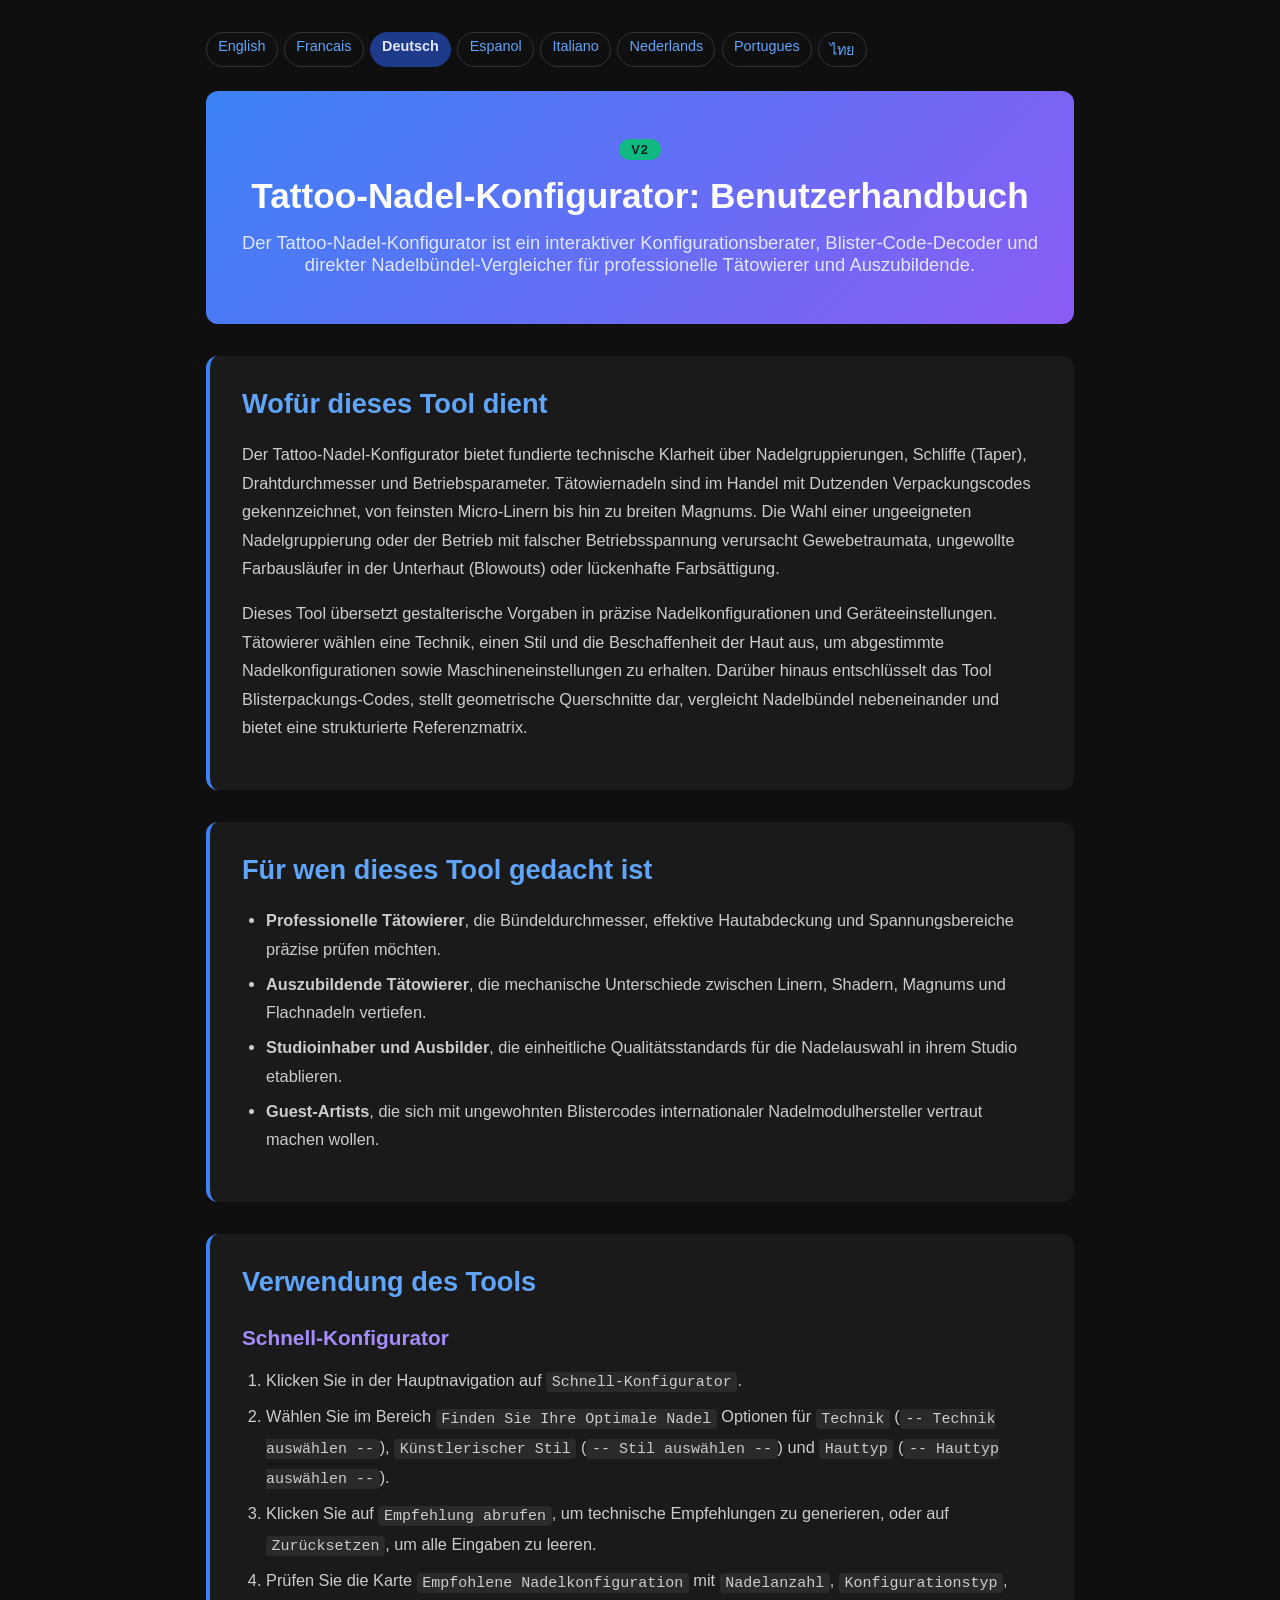
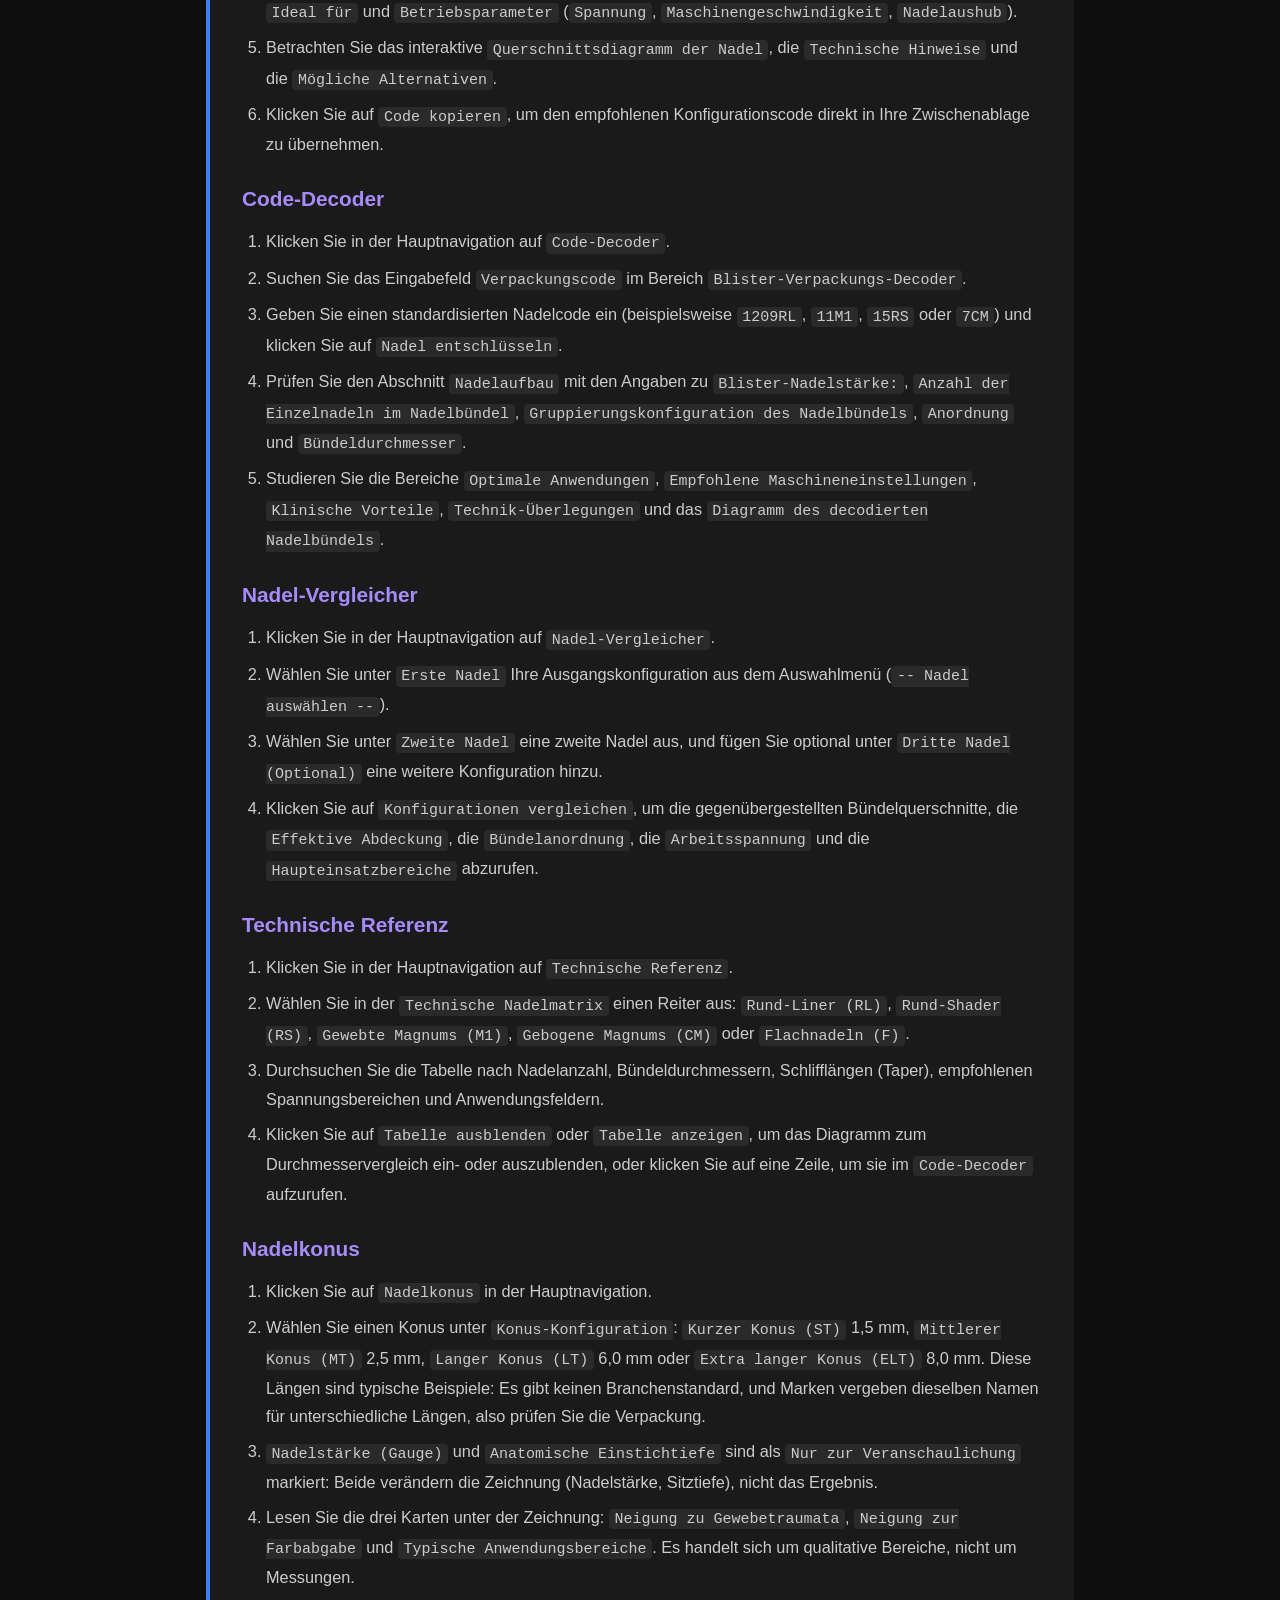
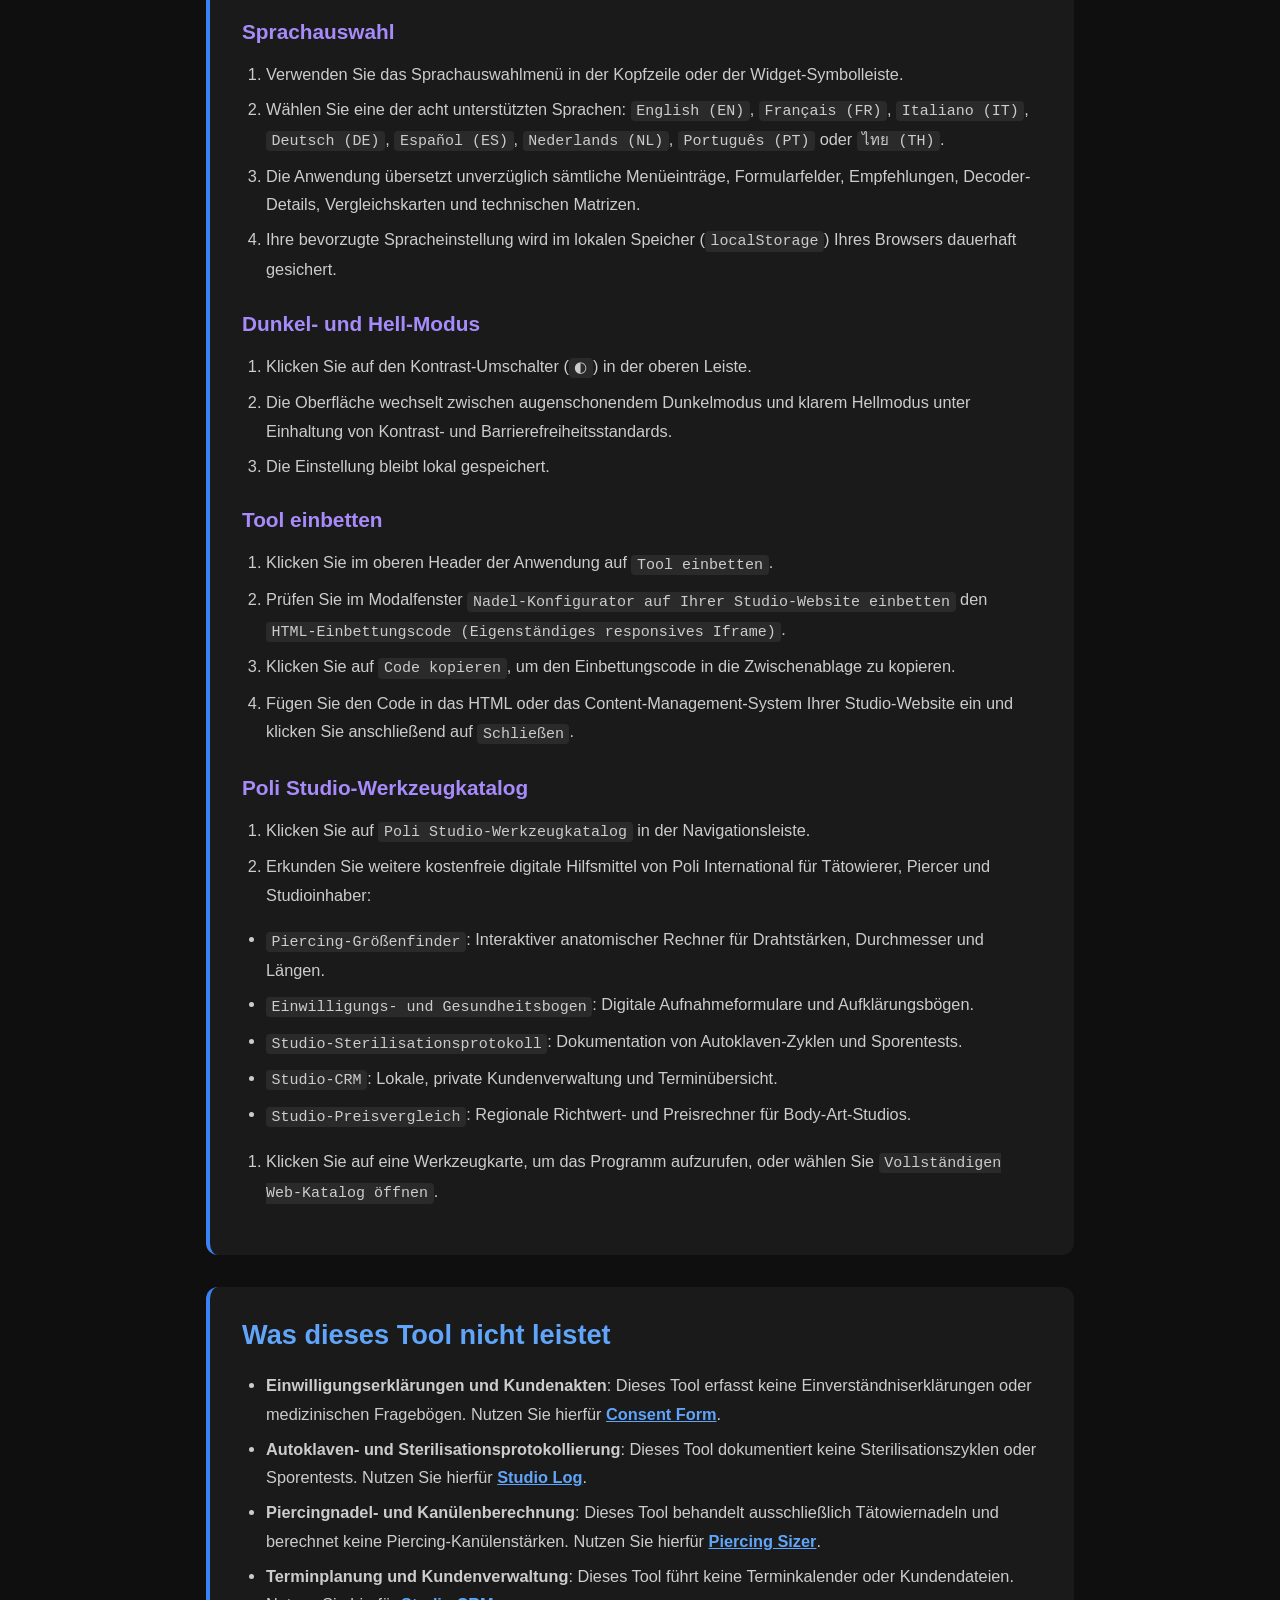
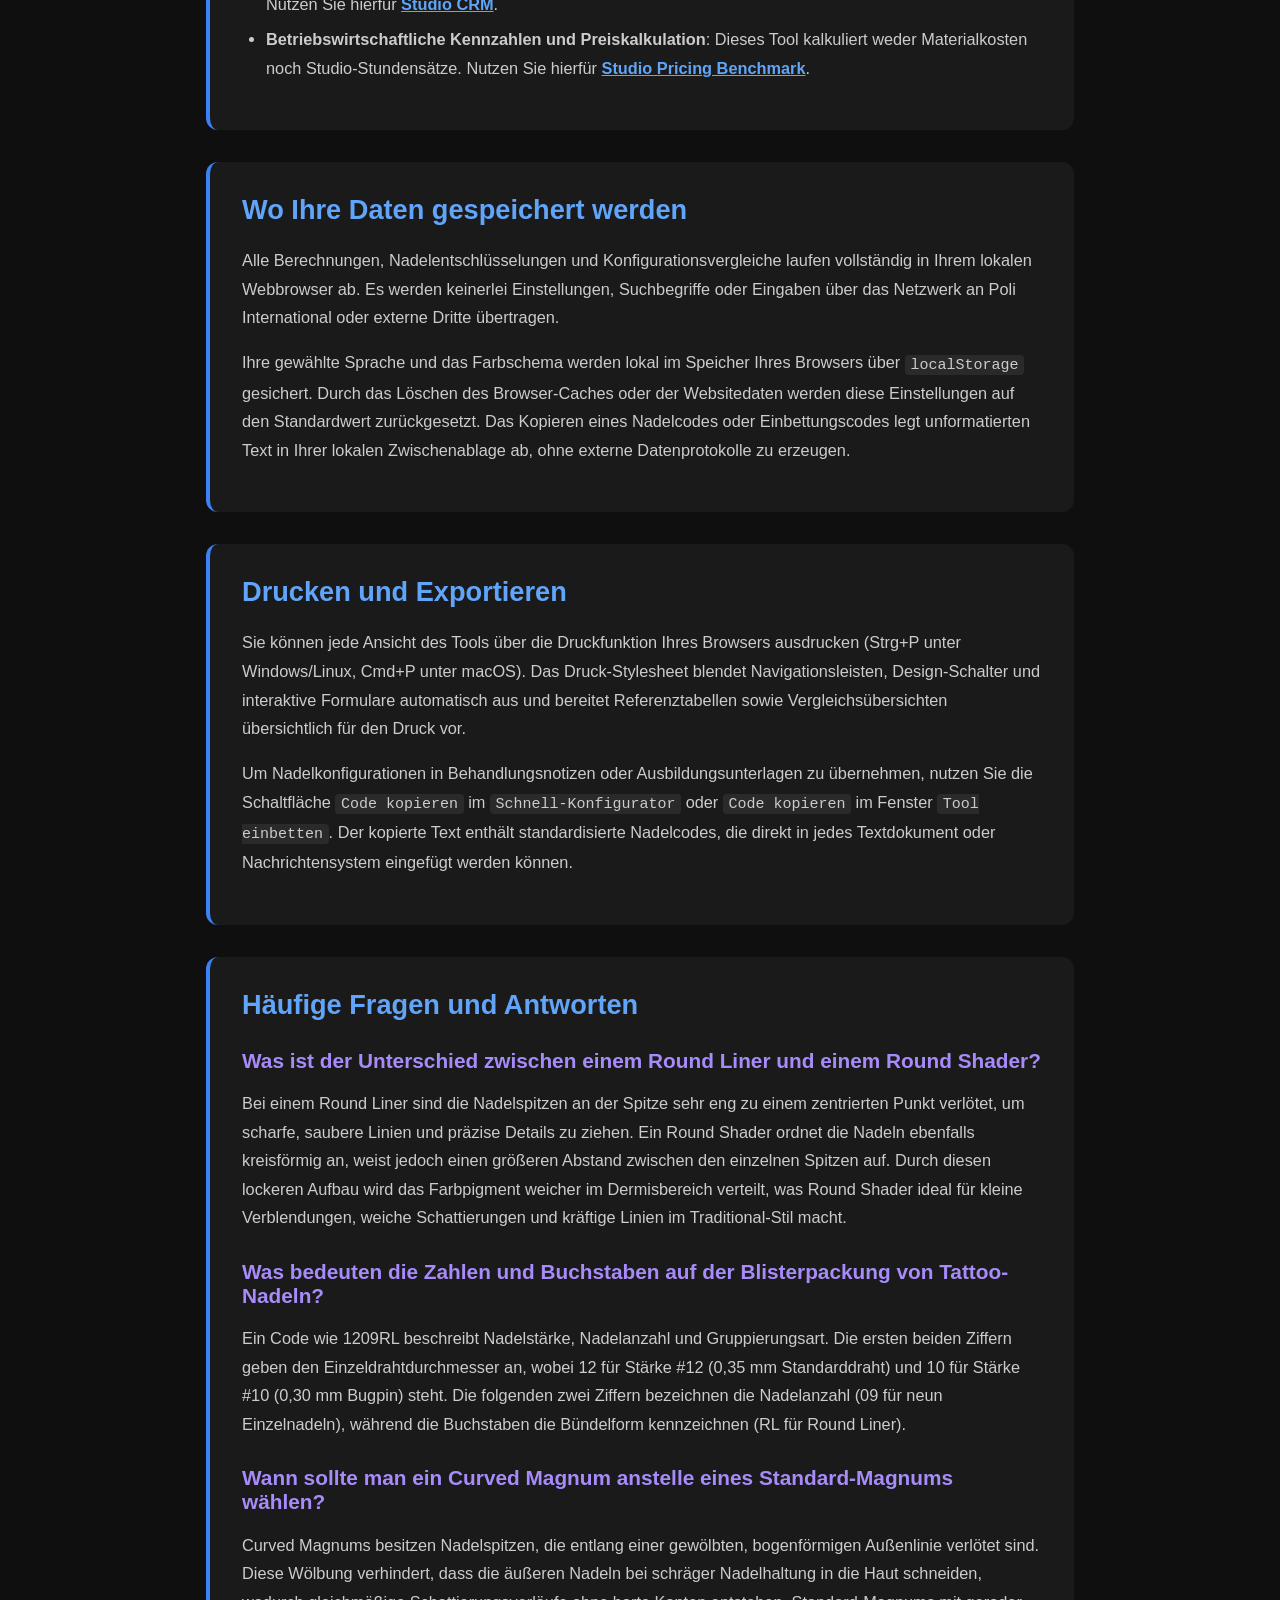
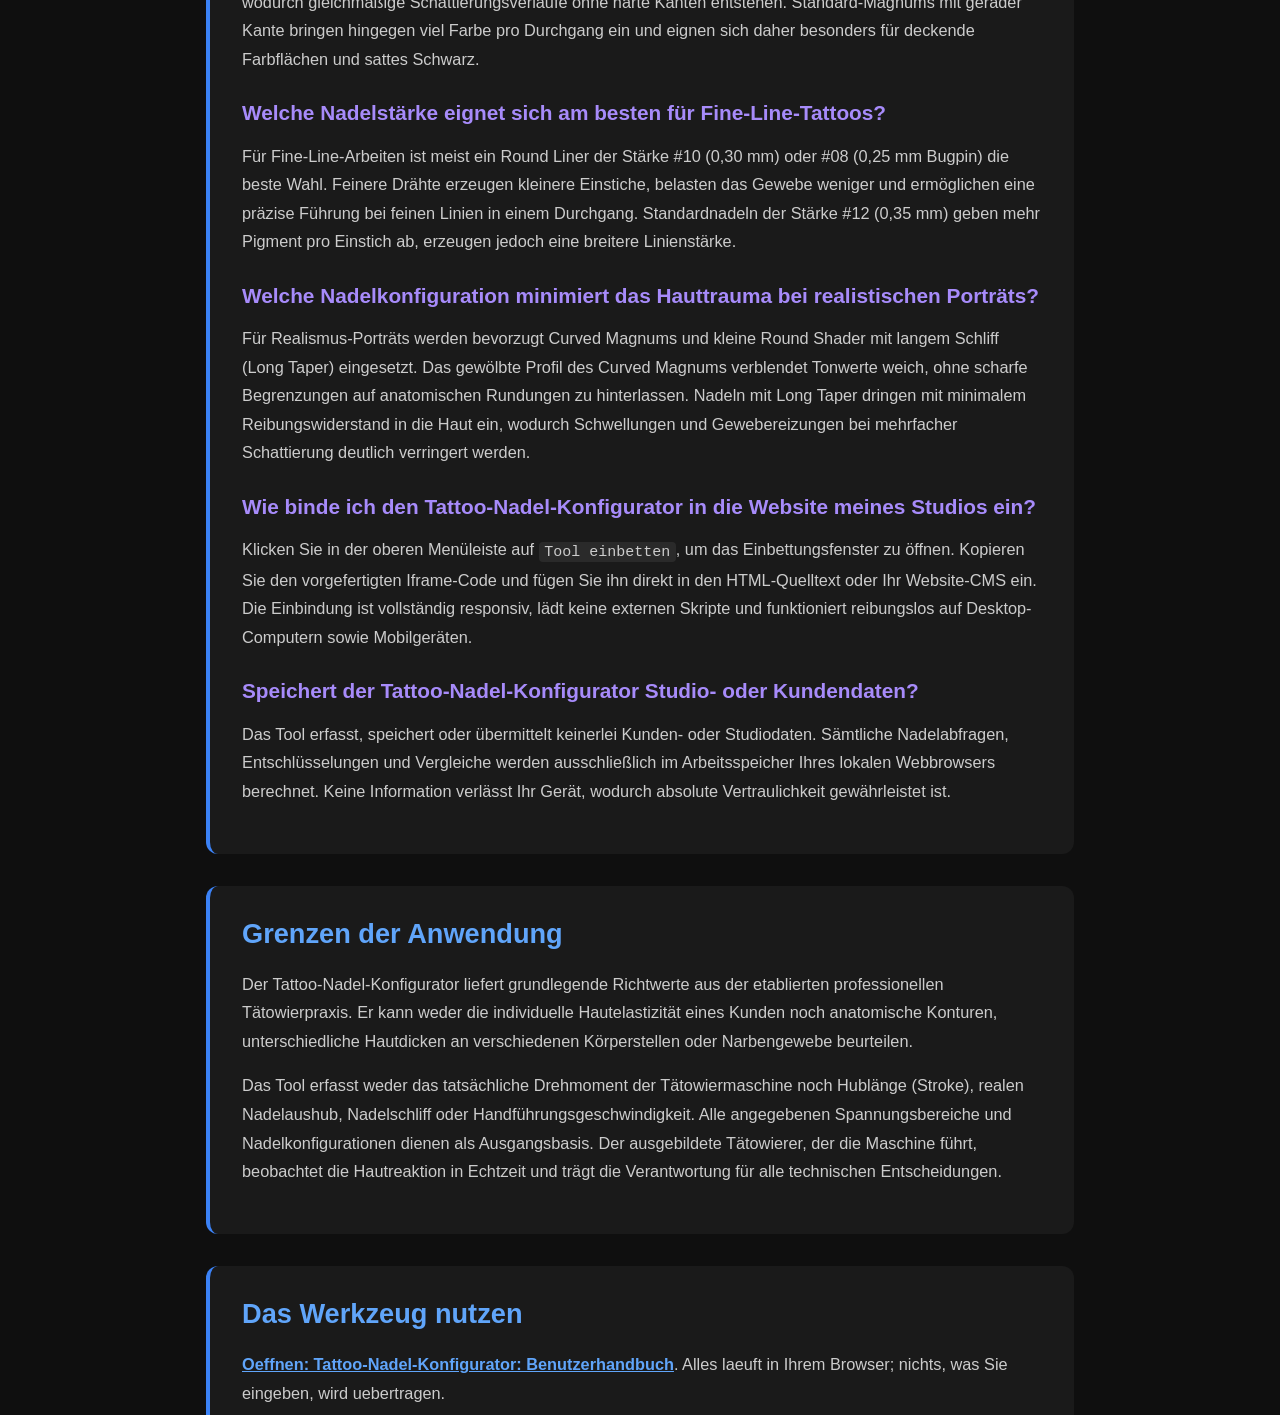
<file: documentation-de.html>
<!DOCTYPE html>
<html lang="de">
<head><meta name="robots" content="noindex,nofollow">
    <meta charset="UTF-8">
    <meta name="viewport" content="width=device-width, initial-scale=1.0">
    <title>Tattoo-Nadel-Konfigurator: Benutzerhandbuch Dokumentation | Poli International</title>
    <meta name="description" content="Der Tattoo-Nadel-Konfigurator ist ein interaktiver Konfigurationsberater, Blister-Code-Decoder und direkter Nadelbündel-Vergleicher für professionelle Tätowierer und Auszubildende.">
    <link rel="canonical" href="https://poliinternational.com/needle-selector/">
    <style>
        body { background: #0f0f0f; color: #fff; font-family: -apple-system, BlinkMacSystemFont, "Segoe UI", Roboto, sans-serif; margin: 0; padding: 0; }
        body.in-iframe .doc-hero h1 { display: none; }
        * { box-sizing: border-box; }
        .entry-content { max-width: 900px; margin: 0 auto; padding: 2rem 1rem; }
        .doc-hero { background: linear-gradient(135deg, #3B82F6, #8B5CF6); padding: 3rem 2rem; text-align: center; border-radius: 0.75rem; margin-bottom: 2rem; }
        .doc-hero h1 { font-size: 2.2rem; margin: 0 0 1rem; font-weight: 700; }
        .doc-hero p { font-size: 1.15rem; color: #E0E7FF; margin: 0; }
        .doc-hero .v2 { display: inline-block; margin-bottom: 1rem; padding: 0.2rem 0.75rem; border-radius: 999px; background: #10B981; color: #04241a; font-weight: 800; font-size: 0.8rem; letter-spacing: 0.08em; }
        .doc-section { margin: 2rem 0; padding: 2rem; background: #1a1a1a; border-radius: 0.75rem; border-left: 4px solid #3B82F6; }
        .doc-section h2 { color: #60A5FA; font-size: 1.7rem; margin: 0 0 1.25rem; font-weight: 600; }
        .doc-section h3 { color: #A78BFA; font-size: 1.3rem; margin: 1.75rem 0 0.75rem; font-weight: 600; }
        .doc-section p, .doc-section li { color: #ccc; line-height: 1.75; font-size: 1.02rem; }
        .doc-section ul, .doc-section ol { padding-left: 1.5rem; }
        .doc-section li { margin: 0.4rem 0; }
        .doc-section code { background: #2a2a2a; padding: 0.1rem 0.35rem; border-radius: 0.25rem; font-size: 0.92em; }
        .doc-section a { color: #60A5FA; font-weight: 600; }
        .highlight-box { background: linear-gradient(135deg, #1E3A8A, #4C1D95); padding: 1.25rem 1.5rem; border-radius: 0.5rem; margin: 1.5rem 0; border-left: 4px solid #10B981; }
        .highlight-box p { color: #E0E7FF; margin: 0; }
        table { width: 100%; border-collapse: collapse; margin: 1.5rem 0; }
        th, td { padding: 0.75rem; text-align: left; border: 1px solid #333; vertical-align: top; }
        th { background: #2a2a2a; color: #60A5FA; }
        td { color: #ccc; }
        .doc-langs { display: flex; flex-wrap: wrap; gap: 0.4rem; margin: 0 0 1.5rem; font-size: 0.9rem; }
        .doc-langs a, .doc-langs span { padding: 0.3rem 0.7rem; border-radius: 999px; border: 1px solid #333; text-decoration: none; }
        .doc-langs a { color: #60A5FA; }
        .doc-langs span { background: #1E3A8A; color: #E0E7FF; border-color: #1E3A8A; font-weight: 700; }
    </style>
</head>
<body>
<script>if (window.self !== window.top) document.body.classList.add('in-iframe');</script>
    <div class="entry-content">
        <nav class="doc-langs" aria-label="Documentation language"><a lang="en" href="documentation.html">English</a><a lang="fr" href="documentation-fr.html">Francais</a><span lang="de">Deutsch</span><a lang="es" href="documentation-es.html">Espanol</a><a lang="it" href="documentation-it.html">Italiano</a><a lang="nl" href="documentation-nl.html">Nederlands</a><a lang="pt" href="documentation-pt.html">Portugues</a><a lang="th" href="documentation-th.html">ไทย</a></nav>
        <div class="doc-hero">
            <span class="v2">V2</span>
            <h1>Tattoo-Nadel-Konfigurator: Benutzerhandbuch</h1>
            <p>Der Tattoo-Nadel-Konfigurator ist ein interaktiver Konfigurationsberater, Blister-Code-Decoder und direkter Nadelbündel-Vergleicher für professionelle Tätowierer und Auszubildende.</p>
        </div>
        <div class="doc-section">
        <h2>Wofür dieses Tool dient</h2>
        <p>Der Tattoo-Nadel-Konfigurator bietet fundierte technische Klarheit über Nadelgruppierungen, Schliffe (Taper), Drahtdurchmesser und Betriebsparameter. Tätowiernadeln sind im Handel mit Dutzenden Verpackungscodes gekennzeichnet, von feinsten Micro-Linern bis hin zu breiten Magnums. Die Wahl einer ungeeigneten Nadelgruppierung oder der Betrieb mit falscher Betriebsspannung verursacht Gewebetraumata, ungewollte Farbausläufer in der Unterhaut (Blowouts) oder lückenhafte Farbsättigung.</p>
        <p>Dieses Tool übersetzt gestalterische Vorgaben in präzise Nadelkonfigurationen und Geräteeinstellungen. Tätowierer wählen eine Technik, einen Stil und die Beschaffenheit der Haut aus, um abgestimmte Nadelkonfigurationen sowie Maschineneinstellungen zu erhalten. Darüber hinaus entschlüsselt das Tool Blisterpackungs-Codes, stellt geometrische Querschnitte dar, vergleicht Nadelbündel nebeneinander und bietet eine strukturierte Referenzmatrix.</p>
        </div>
        <div class="doc-section">
        <h2>Für wen dieses Tool gedacht ist</h2>
        <ul>
        <li><strong>Professionelle Tätowierer</strong>, die Bündeldurchmesser, effektive Hautabdeckung und Spannungsbereiche präzise prüfen möchten.</li>
        <li><strong>Auszubildende Tätowierer</strong>, die mechanische Unterschiede zwischen Linern, Shadern, Magnums und Flachnadeln vertiefen.</li>
        <li><strong>Studioinhaber und Ausbilder</strong>, die einheitliche Qualitätsstandards für die Nadelauswahl in ihrem Studio etablieren.</li>
        <li><strong>Guest-Artists</strong>, die sich mit ungewohnten Blistercodes internationaler Nadelmodulhersteller vertraut machen wollen.</li>
        </ul>
        </div>
        <div class="doc-section">
        <h2>Verwendung des Tools</h2>
        <h3>Schnell-Konfigurator</h3>
        <ol>
        <li>Klicken Sie in der Hauptnavigation auf <code>Schnell-Konfigurator</code>.</li>
        <li>Wählen Sie im Bereich <code>Finden Sie Ihre Optimale Nadel</code> Optionen für <code>Technik</code> (<code>-- Technik auswählen --</code>), <code>Künstlerischer Stil</code> (<code>-- Stil auswählen --</code>) und <code>Hauttyp</code> (<code>-- Hauttyp auswählen --</code>).</li>
        <li>Klicken Sie auf <code>Empfehlung abrufen</code>, um technische Empfehlungen zu generieren, oder auf <code>Zurücksetzen</code>, um alle Eingaben zu leeren.</li>
        <li>Prüfen Sie die Karte <code>Empfohlene Nadelkonfiguration</code> mit <code>Nadelanzahl</code>, <code>Konfigurationstyp</code>, <code>Ideal für</code> und <code>Betriebsparameter</code> (<code>Spannung</code>, <code>Maschinengeschwindigkeit</code>, <code>Nadelaushub</code>).</li>
        <li>Betrachten Sie das interaktive <code>Querschnittsdiagramm der Nadel</code>, die <code>Technische Hinweise</code> und die <code>Mögliche Alternativen</code>.</li>
        <li>Klicken Sie auf <code>Code kopieren</code>, um den empfohlenen Konfigurationscode direkt in Ihre Zwischenablage zu übernehmen.</li>
        </ol>
        <h3>Code-Decoder</h3>
        <ol>
        <li>Klicken Sie in der Hauptnavigation auf <code>Code-Decoder</code>.</li>
        <li>Suchen Sie das Eingabefeld <code>Verpackungscode</code> im Bereich <code>Blister-Verpackungs-Decoder</code>.</li>
        <li>Geben Sie einen standardisierten Nadelcode ein (beispielsweise <code>1209RL</code>, <code>11M1</code>, <code>15RS</code> oder <code>7CM</code>) und klicken Sie auf <code>Nadel entschlüsseln</code>.</li>
        <li>Prüfen Sie den Abschnitt <code>Nadelaufbau</code> mit den Angaben zu <code>Blister-Nadelstärke:</code>, <code>Anzahl der Einzelnadeln im Nadelbündel</code>, <code>Gruppierungskonfiguration des Nadelbündels</code>, <code>Anordnung</code> und <code>Bündeldurchmesser</code>.</li>
        <li>Studieren Sie die Bereiche <code>Optimale Anwendungen</code>, <code>Empfohlene Maschineneinstellungen</code>, <code>Klinische Vorteile</code>, <code>Technik-Überlegungen</code> und das <code>Diagramm des decodierten Nadelbündels</code>.</li>
        </ol>
        <h3>Nadel-Vergleicher</h3>
        <ol>
        <li>Klicken Sie in der Hauptnavigation auf <code>Nadel-Vergleicher</code>.</li>
        <li>Wählen Sie unter <code>Erste Nadel</code> Ihre Ausgangskonfiguration aus dem Auswahlmenü (<code>-- Nadel auswählen --</code>).</li>
        <li>Wählen Sie unter <code>Zweite Nadel</code> eine zweite Nadel aus, und fügen Sie optional unter <code>Dritte Nadel (Optional)</code> eine weitere Konfiguration hinzu.</li>
        <li>Klicken Sie auf <code>Konfigurationen vergleichen</code>, um die gegenübergestellten Bündelquerschnitte, die <code>Effektive Abdeckung</code>, die <code>Bündelanordnung</code>, die <code>Arbeitsspannung</code> und die <code>Haupteinsatzbereiche</code> abzurufen.</li>
        </ol>
        <h3>Technische Referenz</h3>
        <ol>
        <li>Klicken Sie in der Hauptnavigation auf <code>Technische Referenz</code>.</li>
        <li>Wählen Sie in der <code>Technische Nadelmatrix</code> einen Reiter aus: <code>Rund-Liner (RL)</code>, <code>Rund-Shader (RS)</code>, <code>Gewebte Magnums (M1)</code>, <code>Gebogene Magnums (CM)</code> oder <code>Flachnadeln (F)</code>.</li>
        <li>Durchsuchen Sie die Tabelle nach Nadelanzahl, Bündeldurchmessern, Schlifflängen (Taper), empfohlenen Spannungsbereichen und Anwendungsfeldern.</li>
        <li>Klicken Sie auf <code>Tabelle ausblenden</code> oder <code>Tabelle anzeigen</code>, um das Diagramm zum Durchmesservergleich ein- oder auszublenden, oder klicken Sie auf eine Zeile, um sie im <code>Code-Decoder</code> aufzurufen.</li>
        </ol>
        <h3>Nadelkonus</h3>
        <ol>
        <li>Klicken Sie auf <code>Nadelkonus</code> in der Hauptnavigation.</li>
        <li>Wählen Sie einen Konus unter <code>Konus-Konfiguration</code>: <code>Kurzer Konus (ST)</code> 1,5 mm, <code>Mittlerer Konus (MT)</code> 2,5 mm, <code>Langer Konus (LT)</code> 6,0 mm oder <code>Extra langer Konus (ELT)</code> 8,0 mm. Diese Längen sind typische Beispiele: Es gibt keinen Branchenstandard, und Marken vergeben dieselben Namen für unterschiedliche Längen, also prüfen Sie die Verpackung.</li>
        <li><code>Nadelstärke (Gauge)</code> und <code>Anatomische Einstichtiefe</code> sind als <code>Nur zur Veranschaulichung</code> markiert: Beide verändern die Zeichnung (Nadelstärke, Sitztiefe), nicht das Ergebnis.</li>
        <li>Lesen Sie die drei Karten unter der Zeichnung: <code>Neigung zu Gewebetraumata</code>, <code>Neigung zur Farbabgabe</code> und <code>Typische Anwendungsbereiche</code>. Es handelt sich um qualitative Bereiche, nicht um Messungen.</li>
        </ol>
        <h3>Sprachauswahl</h3>
        <ol>
        <li>Verwenden Sie das Sprachauswahlmenü in der Kopfzeile oder der Widget-Symbolleiste.</li>
        <li>Wählen Sie eine der acht unterstützten Sprachen: <code>English (EN)</code>, <code>Français (FR)</code>, <code>Italiano (IT)</code>, <code>Deutsch (DE)</code>, <code>Español (ES)</code>, <code>Nederlands (NL)</code>, <code>Português (PT)</code> oder <code>ไทย (TH)</code>.</li>
        <li>Die Anwendung übersetzt unverzüglich sämtliche Menüeinträge, Formularfelder, Empfehlungen, Decoder-Details, Vergleichskarten und technischen Matrizen.</li>
        <li>Ihre bevorzugte Spracheinstellung wird im lokalen Speicher (<code>localStorage</code>) Ihres Browsers dauerhaft gesichert.</li>
        </ol>
        <h3>Dunkel- und Hell-Modus</h3>
        <ol>
        <li>Klicken Sie auf den Kontrast-Umschalter (<code>◐</code>) in der oberen Leiste.</li>
        <li>Die Oberfläche wechselt zwischen augenschonendem Dunkelmodus und klarem Hellmodus unter Einhaltung von Kontrast- und Barrierefreiheitsstandards.</li>
        <li>Die Einstellung bleibt lokal gespeichert.</li>
        </ol>
        <h3>Tool einbetten</h3>
        <ol>
        <li>Klicken Sie im oberen Header der Anwendung auf <code>Tool einbetten</code>.</li>
        <li>Prüfen Sie im Modalfenster <code>Nadel-Konfigurator auf Ihrer Studio-Website einbetten</code> den <code>HTML-Einbettungscode (Eigenständiges responsives Iframe)</code>.</li>
        <li>Klicken Sie auf <code>Code kopieren</code>, um den Einbettungscode in die Zwischenablage zu kopieren.</li>
        <li>Fügen Sie den Code in das HTML oder das Content-Management-System Ihrer Studio-Website ein und klicken Sie anschließend auf <code>Schließen</code>.</li>
        </ol>
        <h3>Poli Studio-Werkzeugkatalog</h3>
        <ol>
        <li>Klicken Sie auf <code>Poli Studio-Werkzeugkatalog</code> in der Navigationsleiste.</li>
        <li>Erkunden Sie weitere kostenfreie digitale Hilfsmittel von Poli International für Tätowierer, Piercer und Studioinhaber:</li>
        </ol>
        <ul>
        <li><code>Piercing-Größenfinder</code>: Interaktiver anatomischer Rechner für Drahtstärken, Durchmesser und Längen.</li>
        <li><code>Einwilligungs- und Gesundheitsbogen</code>: Digitale Aufnahmeformulare und Aufklärungsbögen.</li>
        <li><code>Studio-Sterilisationsprotokoll</code>: Dokumentation von Autoklaven-Zyklen und Sporentests.</li>
        <li><code>Studio-CRM</code>: Lokale, private Kundenverwaltung und Terminübersicht.</li>
        <li><code>Studio-Preisvergleich</code>: Regionale Richtwert- und Preisrechner für Body-Art-Studios.</li>
        </ul>
        <ol>
        <li>Klicken Sie auf eine Werkzeugkarte, um das Programm aufzurufen, oder wählen Sie <code>Vollständigen Web-Katalog öffnen</code>.</li>
        </ol>
        </div>
        <div class="doc-section">
        <h2>Was dieses Tool nicht leistet</h2>
        <ul>
        <li><strong>Einwilligungserklärungen und Kundenakten</strong>: Dieses Tool erfasst keine Einverständniserklärungen oder medizinischen Fragebögen. Nutzen Sie hierfür <a href="https://poliinternational.com/form-builder/" target="_top">Consent Form</a>.</li>
        <li><strong>Autoklaven- und Sterilisationsprotokollierung</strong>: Dieses Tool dokumentiert keine Sterilisationszyklen oder Sporentests. Nutzen Sie hierfür <a href="https://poliinternational.com/autoclave-calculator/" target="_top">Studio Log</a>.</li>
        <li><strong>Piercingnadel- und Kanülenberechnung</strong>: Dieses Tool behandelt ausschließlich Tätowiernadeln und berechnet keine Piercing-Kanülenstärken. Nutzen Sie hierfür <a href="https://poliinternational.com/jewelry-size-visualizer/" target="_top">Piercing Sizer</a>.</li>
        <li><strong>Terminplanung und Kundenverwaltung</strong>: Dieses Tool führt keine Terminkalender oder Kundendateien. Nutzen Sie hierfür <a href="https://poliinternational.com/studio-crm/" target="_top">Studio CRM</a>.</li>
        <li><strong>Betriebswirtschaftliche Kennzahlen und Preiskalkulation</strong>: Dieses Tool kalkuliert weder Materialkosten noch Studio-Stundensätze. Nutzen Sie hierfür <a href="https://poliinternational.com/studio-pricing-benchmark/" target="_top">Studio Pricing Benchmark</a>.</li>
        </ul>
        </div>
        <div class="doc-section">
        <h2>Wo Ihre Daten gespeichert werden</h2>
        <p>Alle Berechnungen, Nadelentschlüsselungen und Konfigurationsvergleiche laufen vollständig in Ihrem lokalen Webbrowser ab. Es werden keinerlei Einstellungen, Suchbegriffe oder Eingaben über das Netzwerk an Poli International oder externe Dritte übertragen.</p>
        <p>Ihre gewählte Sprache und das Farbschema werden lokal im Speicher Ihres Browsers über <code>localStorage</code> gesichert. Durch das Löschen des Browser-Caches oder der Websitedaten werden diese Einstellungen auf den Standardwert zurückgesetzt. Das Kopieren eines Nadelcodes oder Einbettungscodes legt unformatierten Text in Ihrer lokalen Zwischenablage ab, ohne externe Datenprotokolle zu erzeugen.</p>
        </div>
        <div class="doc-section">
        <h2>Drucken und Exportieren</h2>
        <p>Sie können jede Ansicht des Tools über die Druckfunktion Ihres Browsers ausdrucken (Strg+P unter Windows/Linux, Cmd+P unter macOS). Das Druck-Stylesheet blendet Navigationsleisten, Design-Schalter und interaktive Formulare automatisch aus und bereitet Referenztabellen sowie Vergleichsübersichten übersichtlich für den Druck vor.</p>
        <p>Um Nadelkonfigurationen in Behandlungsnotizen oder Ausbildungsunterlagen zu übernehmen, nutzen Sie die Schaltfläche <code>Code kopieren</code> im <code>Schnell-Konfigurator</code> oder <code>Code kopieren</code> im Fenster <code>Tool einbetten</code>. Der kopierte Text enthält standardisierte Nadelcodes, die direkt in jedes Textdokument oder Nachrichtensystem eingefügt werden können.</p>
        </div>
        <div class="doc-section">
        <h2>Häufige Fragen und Antworten</h2>
        <h3>Was ist der Unterschied zwischen einem Round Liner und einem Round Shader?</h3>
        <p>Bei einem Round Liner sind die Nadelspitzen an der Spitze sehr eng zu einem zentrierten Punkt verlötet, um scharfe, saubere Linien und präzise Details zu ziehen. Ein Round Shader ordnet die Nadeln ebenfalls kreisförmig an, weist jedoch einen größeren Abstand zwischen den einzelnen Spitzen auf. Durch diesen lockeren Aufbau wird das Farbpigment weicher im Dermisbereich verteilt, was Round Shader ideal für kleine Verblendungen, weiche Schattierungen und kräftige Linien im Traditional-Stil macht.</p>
        <h3>Was bedeuten die Zahlen und Buchstaben auf der Blisterpackung von Tattoo-Nadeln?</h3>
        <p>Ein Code wie 1209RL beschreibt Nadelstärke, Nadelanzahl und Gruppierungsart. Die ersten beiden Ziffern geben den Einzeldrahtdurchmesser an, wobei 12 für Stärke #12 (0,35 mm Standarddraht) und 10 für Stärke #10 (0,30 mm Bugpin) steht. Die folgenden zwei Ziffern bezeichnen die Nadelanzahl (09 für neun Einzelnadeln), während die Buchstaben die Bündelform kennzeichnen (RL für Round Liner).</p>
        <h3>Wann sollte man ein Curved Magnum anstelle eines Standard-Magnums wählen?</h3>
        <p>Curved Magnums besitzen Nadelspitzen, die entlang einer gewölbten, bogenförmigen Außenlinie verlötet sind. Diese Wölbung verhindert, dass die äußeren Nadeln bei schräger Nadelhaltung in die Haut schneiden, wodurch gleichmäßige Schattierungsverläufe ohne harte Kanten entstehen. Standard-Magnums mit gerader Kante bringen hingegen viel Farbe pro Durchgang ein und eignen sich daher besonders für deckende Farbflächen und sattes Schwarz.</p>
        <h3>Welche Nadelstärke eignet sich am besten für Fine-Line-Tattoos?</h3>
        <p>Für Fine-Line-Arbeiten ist meist ein Round Liner der Stärke #10 (0,30 mm) oder #08 (0,25 mm Bugpin) die beste Wahl. Feinere Drähte erzeugen kleinere Einstiche, belasten das Gewebe weniger und ermöglichen eine präzise Führung bei feinen Linien in einem Durchgang. Standardnadeln der Stärke #12 (0,35 mm) geben mehr Pigment pro Einstich ab, erzeugen jedoch eine breitere Linienstärke.</p>
        <h3>Welche Nadelkonfiguration minimiert das Hauttrauma bei realistischen Porträts?</h3>
        <p>Für Realismus-Porträts werden bevorzugt Curved Magnums und kleine Round Shader mit langem Schliff (Long Taper) eingesetzt. Das gewölbte Profil des Curved Magnums verblendet Tonwerte weich, ohne scharfe Begrenzungen auf anatomischen Rundungen zu hinterlassen. Nadeln mit Long Taper dringen mit minimalem Reibungswiderstand in die Haut ein, wodurch Schwellungen und Gewebereizungen bei mehrfacher Schattierung deutlich verringert werden.</p>
        <h3>Wie binde ich den Tattoo-Nadel-Konfigurator in die Website meines Studios ein?</h3>
        <p>Klicken Sie in der oberen Menüleiste auf <code>Tool einbetten</code>, um das Einbettungsfenster zu öffnen. Kopieren Sie den vorgefertigten Iframe-Code und fügen Sie ihn direkt in den HTML-Quelltext oder Ihr Website-CMS ein. Die Einbindung ist vollständig responsiv, lädt keine externen Skripte und funktioniert reibungslos auf Desktop-Computern sowie Mobilgeräten.</p>
        <h3>Speichert der Tattoo-Nadel-Konfigurator Studio- oder Kundendaten?</h3>
        <p>Das Tool erfasst, speichert oder übermittelt keinerlei Kunden- oder Studiodaten. Sämtliche Nadelabfragen, Entschlüsselungen und Vergleiche werden ausschließlich im Arbeitsspeicher Ihres lokalen Webbrowsers berechnet. Keine Information verlässt Ihr Gerät, wodurch absolute Vertraulichkeit gewährleistet ist.</p>
        </div>
        <div class="doc-section">
        <h2>Grenzen der Anwendung</h2>
        <p>Der Tattoo-Nadel-Konfigurator liefert grundlegende Richtwerte aus der etablierten professionellen Tätowierpraxis. Er kann weder die individuelle Hautelastizität eines Kunden noch anatomische Konturen, unterschiedliche Hautdicken an verschiedenen Körperstellen oder Narbengewebe beurteilen.</p>
        <p>Das Tool erfasst weder das tatsächliche Drehmoment der Tätowiermaschine noch Hublänge (Stroke), realen Nadelaushub, Nadelschliff oder Handführungsgeschwindigkeit. Alle angegebenen Spannungsbereiche und Nadelkonfigurationen dienen als Ausgangsbasis. Der ausgebildete Tätowierer, der die Maschine führt, beobachtet die Hautreaktion in Echtzeit und trägt die Verantwortung für alle technischen Entscheidungen.</p>
        </div>
        <div class="doc-section">
            <h2>Das Werkzeug nutzen</h2>
            <p><a href="https://poliinternational.com/needle-selector/" target="_top">Oeffnen: Tattoo-Nadel-Konfigurator: Benutzerhandbuch</a>. Alles laeuft in Ihrem Browser; nichts, was Sie eingeben, wird uebertragen.</p>
        </div>
    </div>
</body>
</html>
</file>
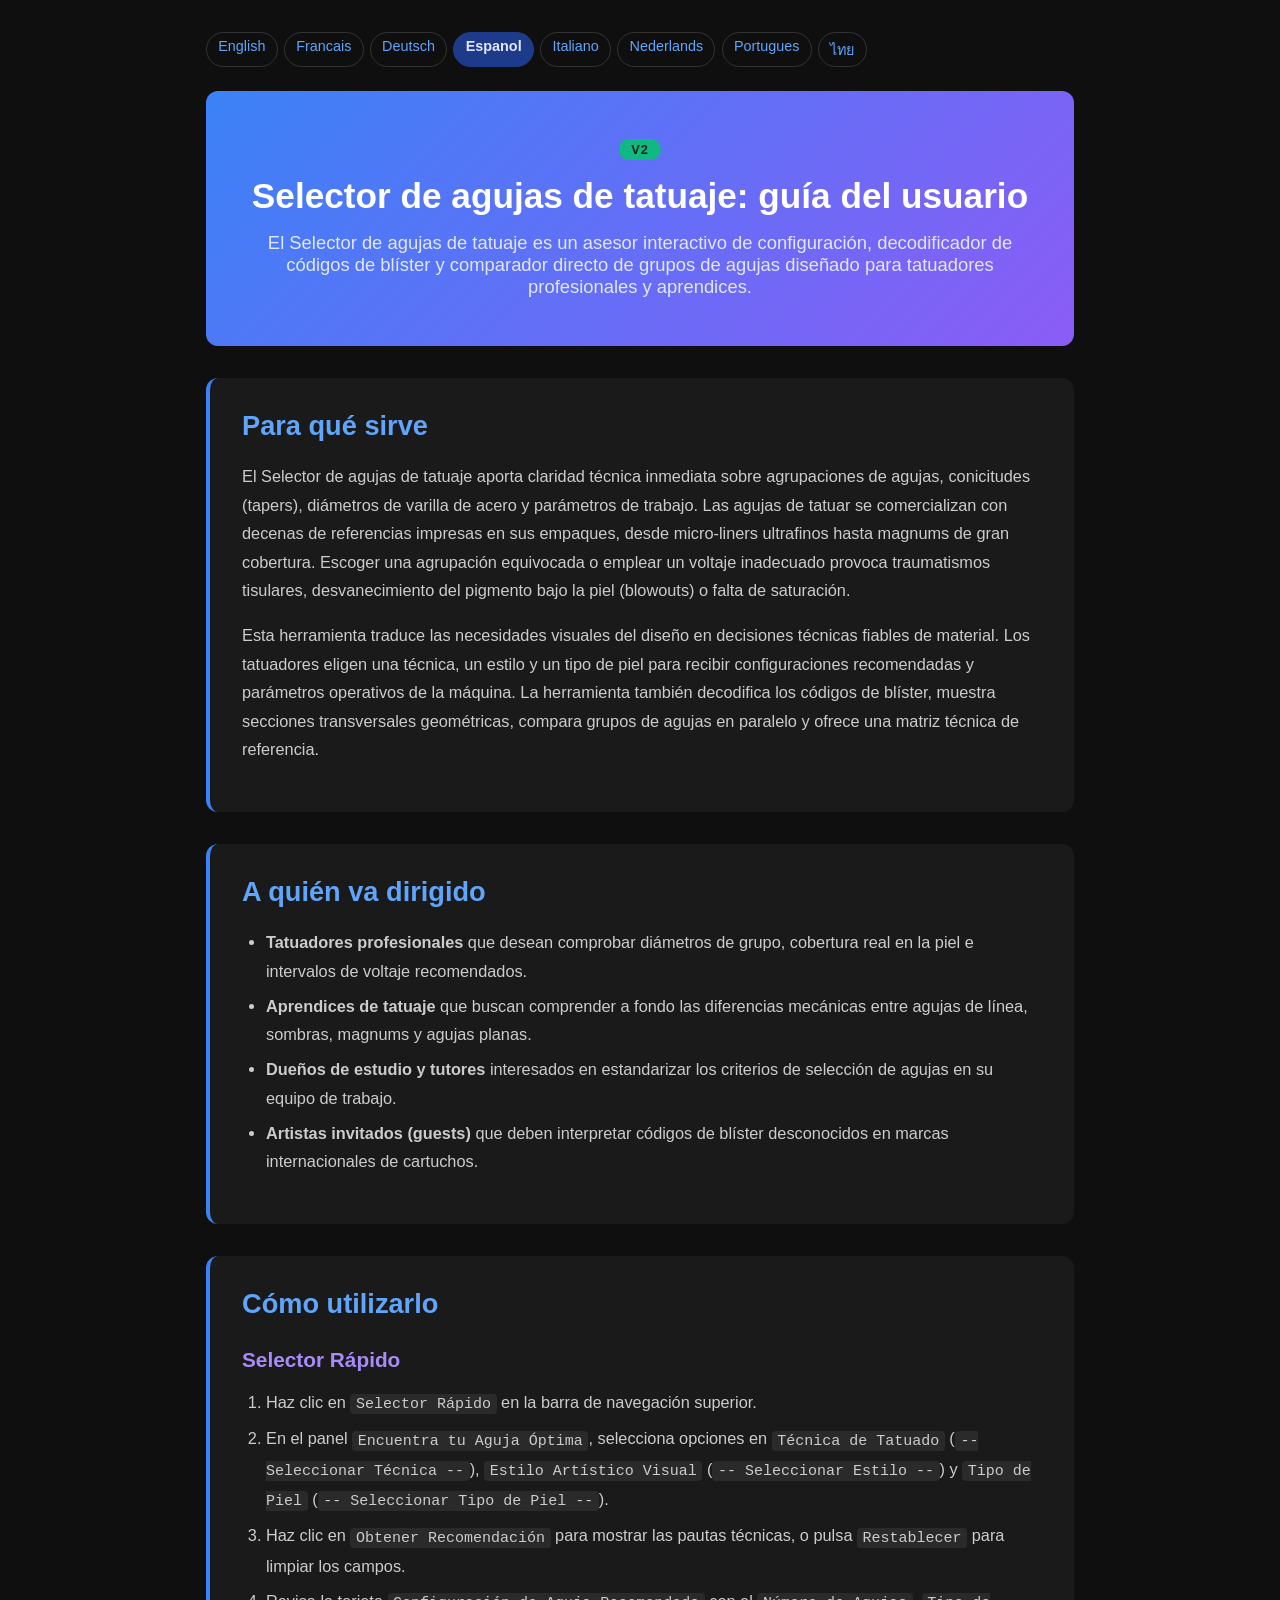
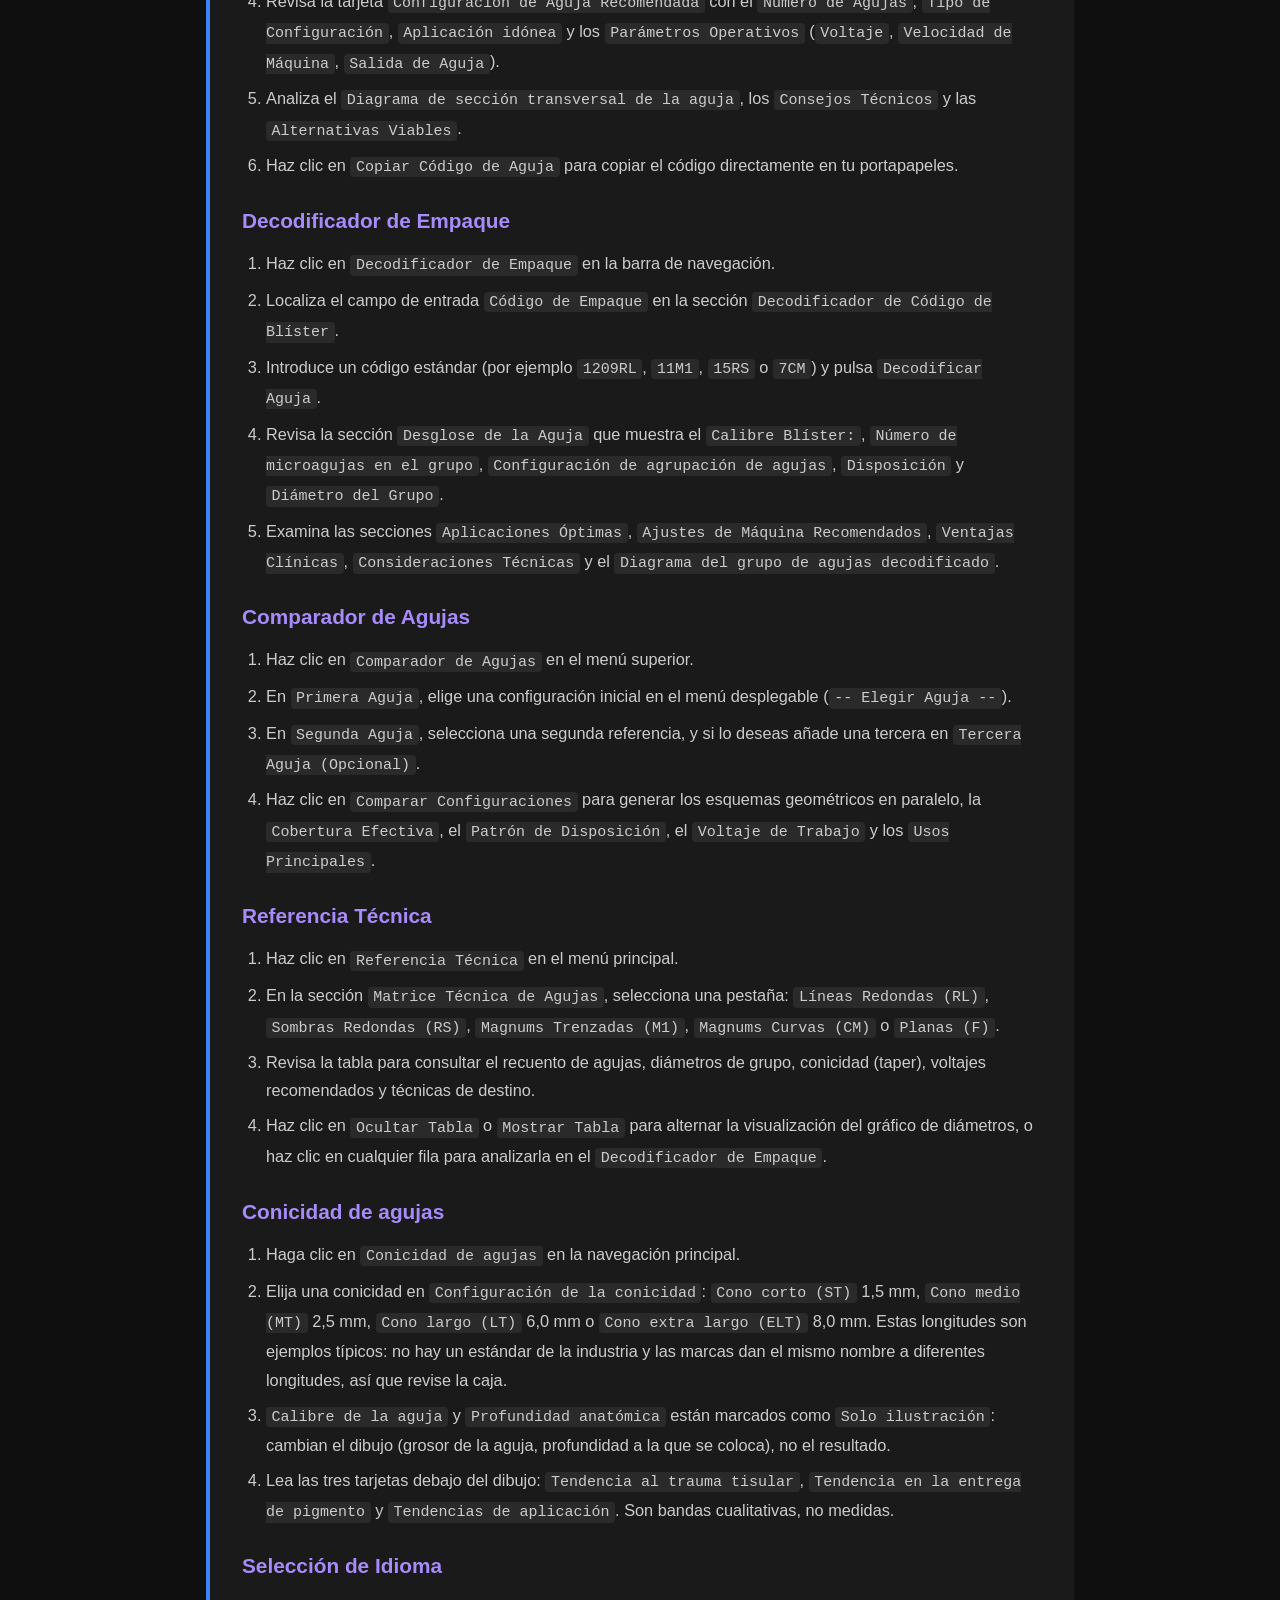
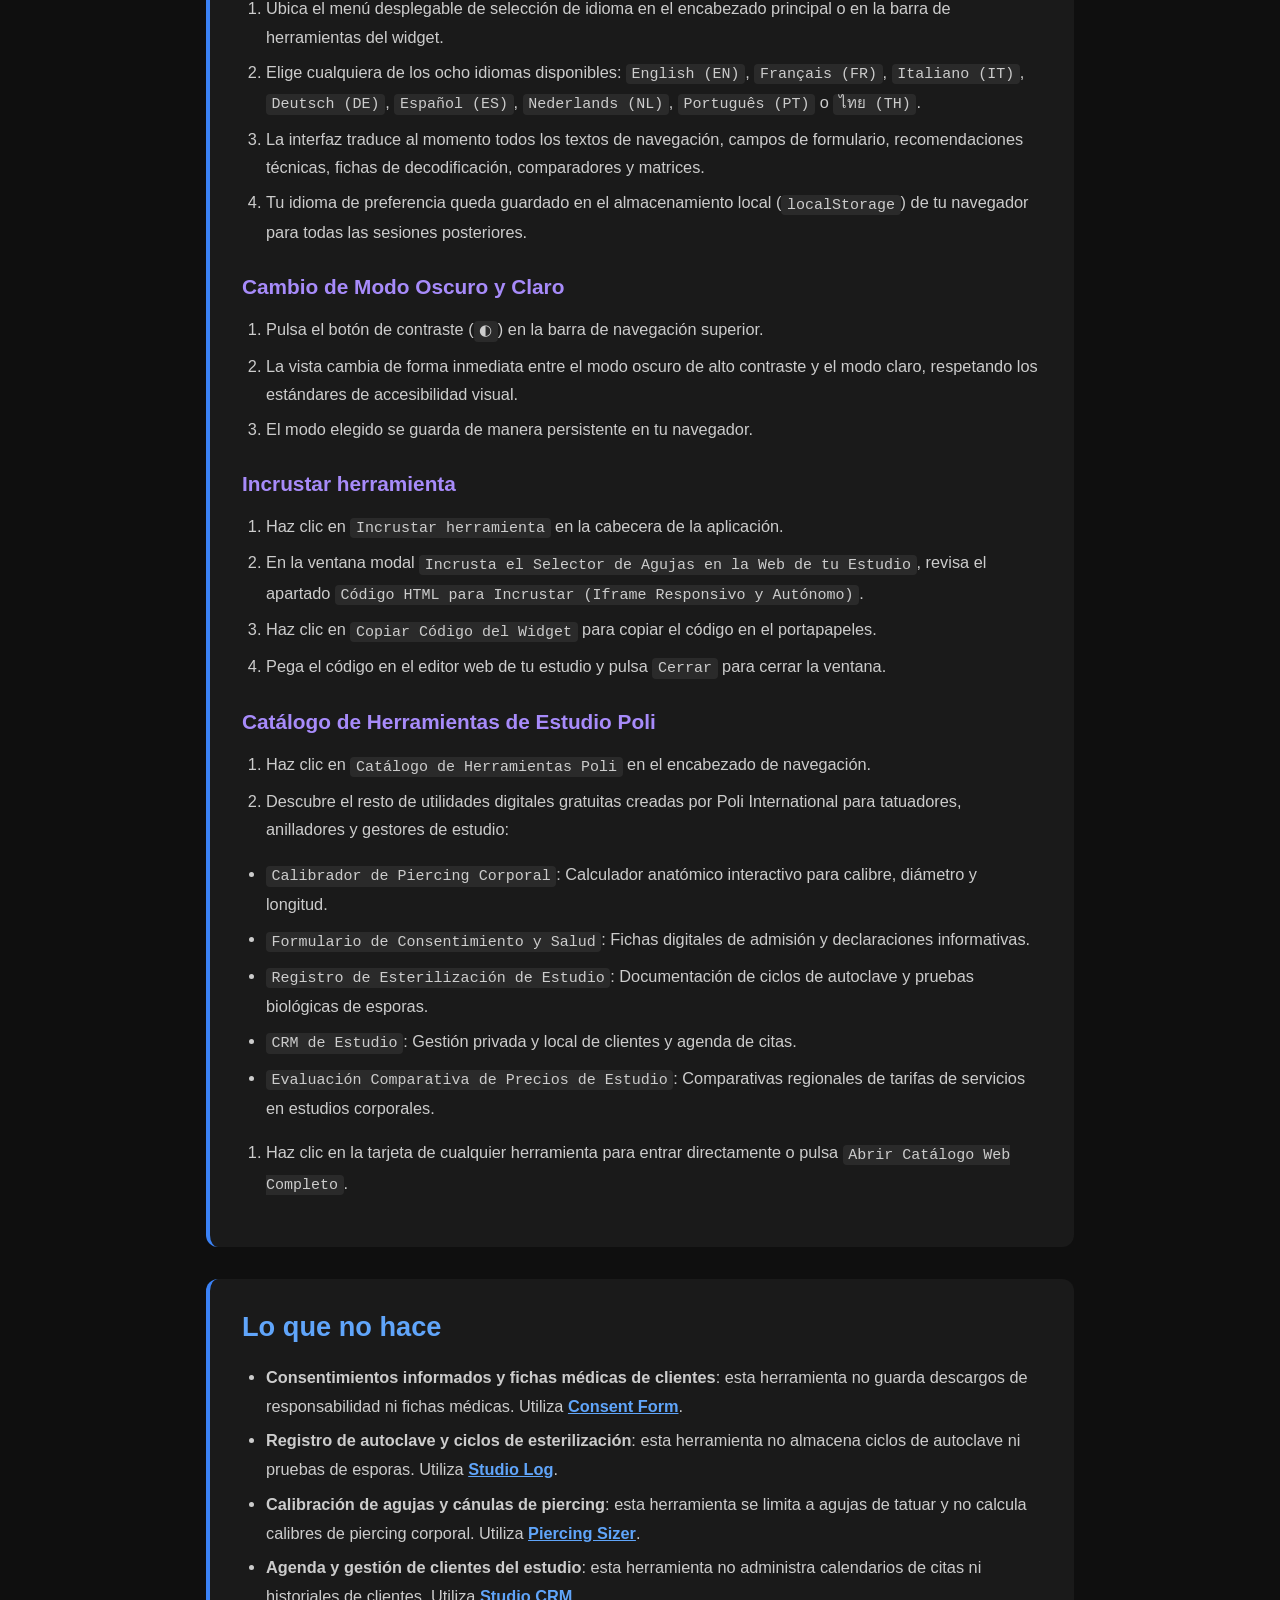
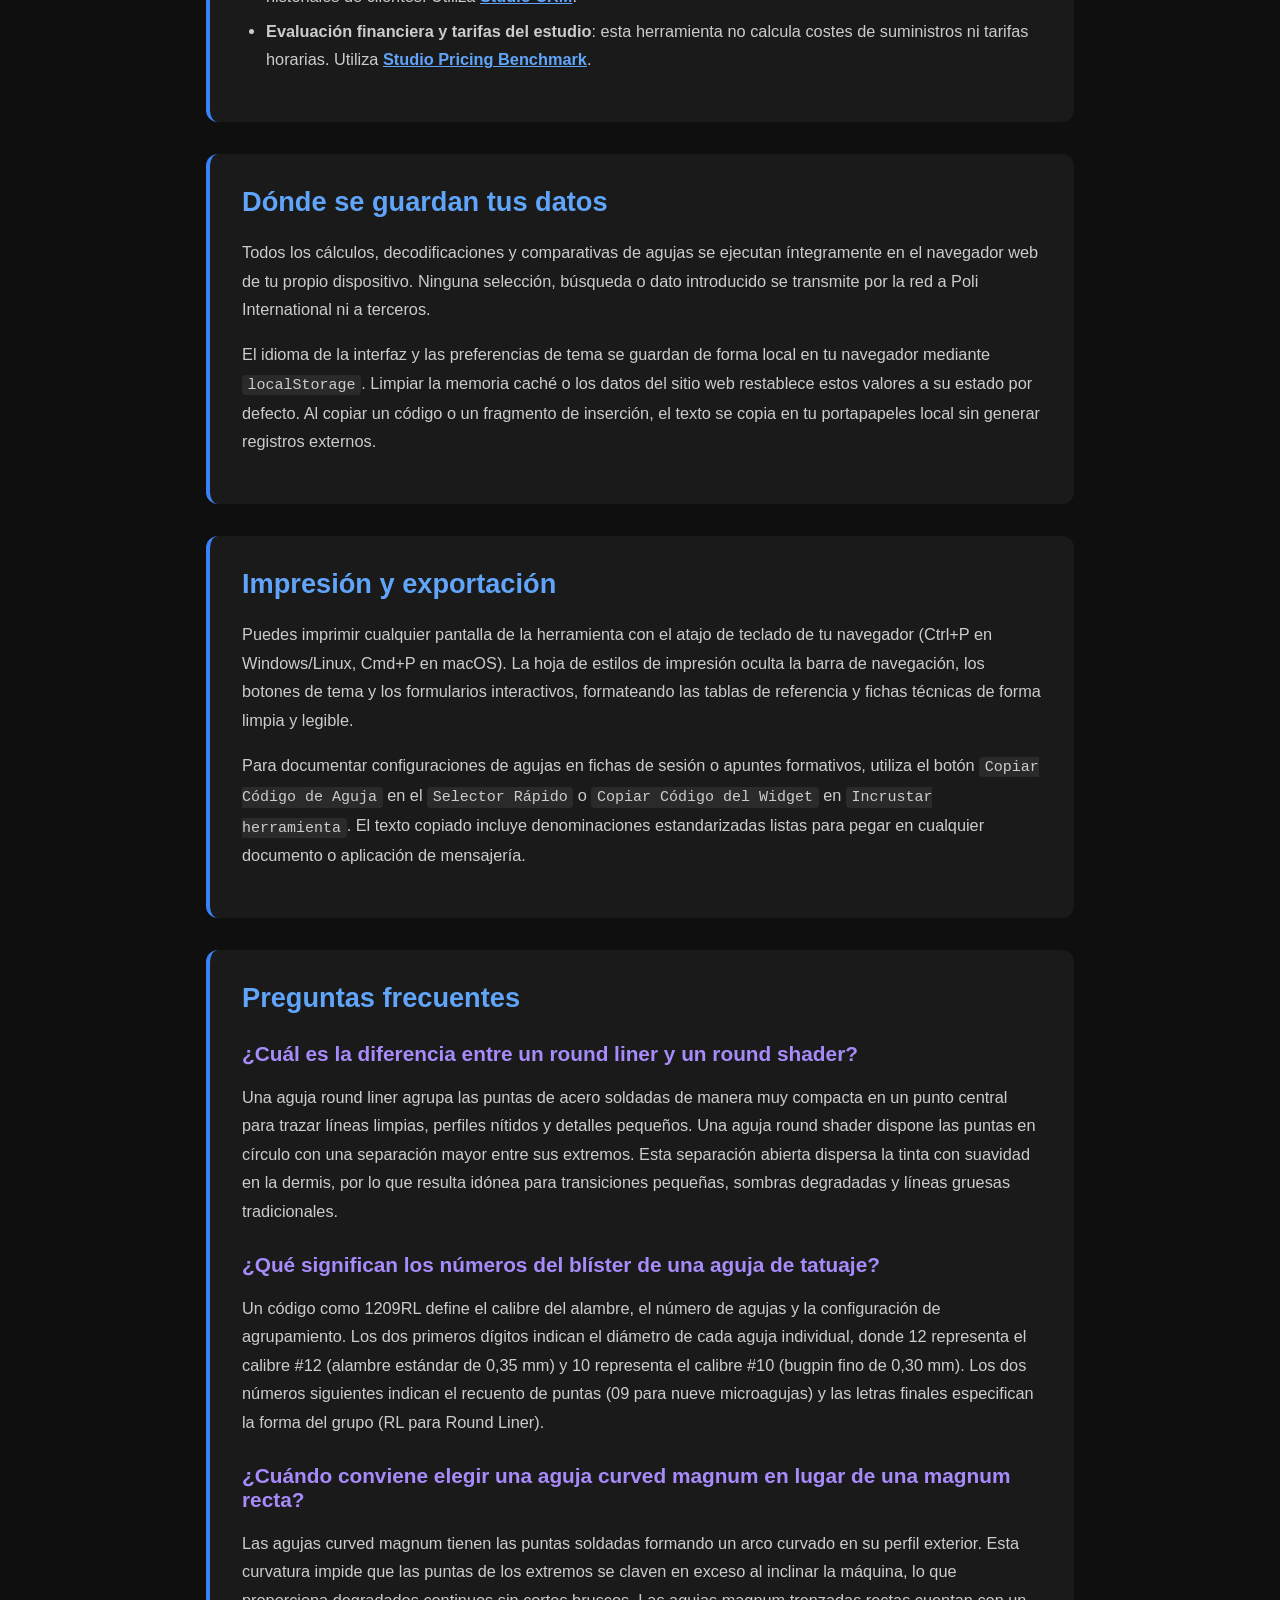
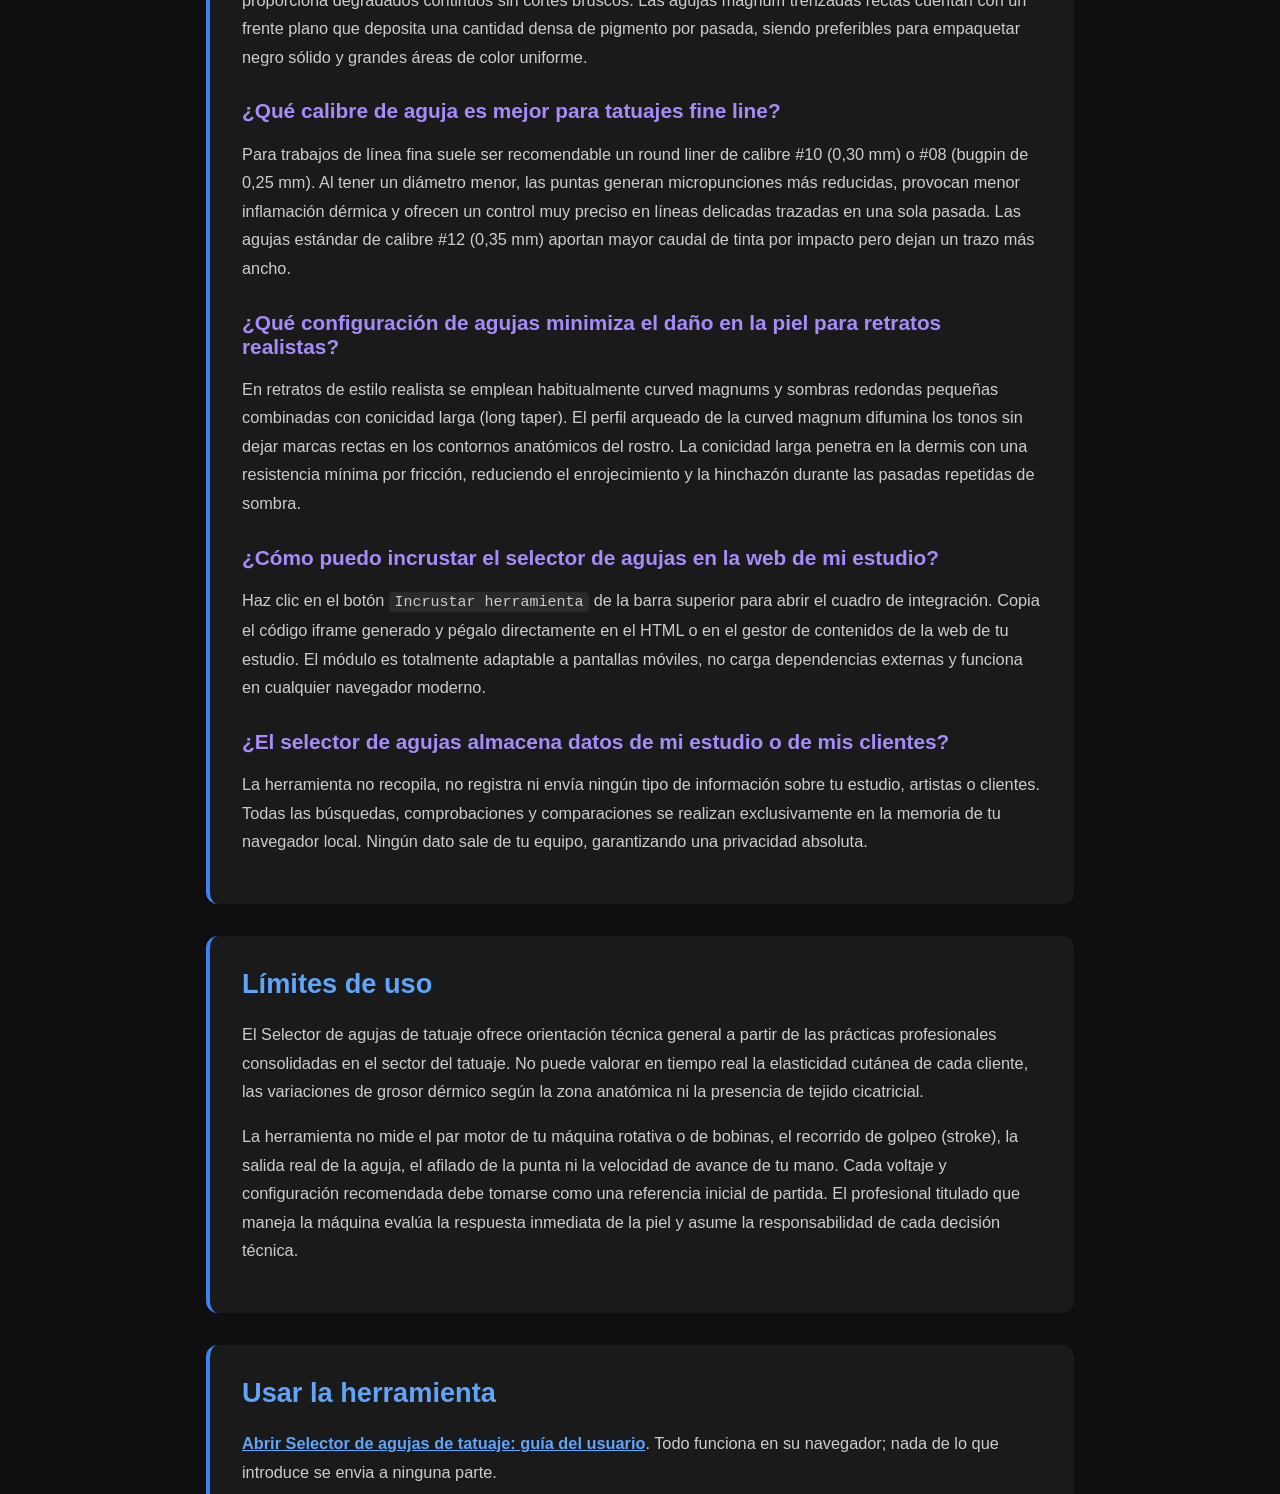
<file: documentation-es.html>
<!DOCTYPE html>
<html lang="es">
<head><meta name="robots" content="noindex,nofollow">
    <meta charset="UTF-8">
    <meta name="viewport" content="width=device-width, initial-scale=1.0">
    <title>Selector de agujas de tatuaje: guía del usuario Documentacion | Poli International</title>
    <meta name="description" content="El Selector de agujas de tatuaje es un asesor interactivo de configuración, decodificador de códigos de blíster y comparador directo de grupos de agujas diseñado para tatuadores profesionales y aprendices.">
    <link rel="canonical" href="https://poliinternational.com/needle-selector/">
    <style>
        body { background: #0f0f0f; color: #fff; font-family: -apple-system, BlinkMacSystemFont, "Segoe UI", Roboto, sans-serif; margin: 0; padding: 0; }
        body.in-iframe .doc-hero h1 { display: none; }
        * { box-sizing: border-box; }
        .entry-content { max-width: 900px; margin: 0 auto; padding: 2rem 1rem; }
        .doc-hero { background: linear-gradient(135deg, #3B82F6, #8B5CF6); padding: 3rem 2rem; text-align: center; border-radius: 0.75rem; margin-bottom: 2rem; }
        .doc-hero h1 { font-size: 2.2rem; margin: 0 0 1rem; font-weight: 700; }
        .doc-hero p { font-size: 1.15rem; color: #E0E7FF; margin: 0; }
        .doc-hero .v2 { display: inline-block; margin-bottom: 1rem; padding: 0.2rem 0.75rem; border-radius: 999px; background: #10B981; color: #04241a; font-weight: 800; font-size: 0.8rem; letter-spacing: 0.08em; }
        .doc-section { margin: 2rem 0; padding: 2rem; background: #1a1a1a; border-radius: 0.75rem; border-left: 4px solid #3B82F6; }
        .doc-section h2 { color: #60A5FA; font-size: 1.7rem; margin: 0 0 1.25rem; font-weight: 600; }
        .doc-section h3 { color: #A78BFA; font-size: 1.3rem; margin: 1.75rem 0 0.75rem; font-weight: 600; }
        .doc-section p, .doc-section li { color: #ccc; line-height: 1.75; font-size: 1.02rem; }
        .doc-section ul, .doc-section ol { padding-left: 1.5rem; }
        .doc-section li { margin: 0.4rem 0; }
        .doc-section code { background: #2a2a2a; padding: 0.1rem 0.35rem; border-radius: 0.25rem; font-size: 0.92em; }
        .doc-section a { color: #60A5FA; font-weight: 600; }
        .highlight-box { background: linear-gradient(135deg, #1E3A8A, #4C1D95); padding: 1.25rem 1.5rem; border-radius: 0.5rem; margin: 1.5rem 0; border-left: 4px solid #10B981; }
        .highlight-box p { color: #E0E7FF; margin: 0; }
        table { width: 100%; border-collapse: collapse; margin: 1.5rem 0; }
        th, td { padding: 0.75rem; text-align: left; border: 1px solid #333; vertical-align: top; }
        th { background: #2a2a2a; color: #60A5FA; }
        td { color: #ccc; }
        .doc-langs { display: flex; flex-wrap: wrap; gap: 0.4rem; margin: 0 0 1.5rem; font-size: 0.9rem; }
        .doc-langs a, .doc-langs span { padding: 0.3rem 0.7rem; border-radius: 999px; border: 1px solid #333; text-decoration: none; }
        .doc-langs a { color: #60A5FA; }
        .doc-langs span { background: #1E3A8A; color: #E0E7FF; border-color: #1E3A8A; font-weight: 700; }
    </style>
</head>
<body>
<script>if (window.self !== window.top) document.body.classList.add('in-iframe');</script>
    <div class="entry-content">
        <nav class="doc-langs" aria-label="Documentation language"><a lang="en" href="documentation.html">English</a><a lang="fr" href="documentation-fr.html">Francais</a><a lang="de" href="documentation-de.html">Deutsch</a><span lang="es">Espanol</span><a lang="it" href="documentation-it.html">Italiano</a><a lang="nl" href="documentation-nl.html">Nederlands</a><a lang="pt" href="documentation-pt.html">Portugues</a><a lang="th" href="documentation-th.html">ไทย</a></nav>
        <div class="doc-hero">
            <span class="v2">V2</span>
            <h1>Selector de agujas de tatuaje: guía del usuario</h1>
            <p>El Selector de agujas de tatuaje es un asesor interactivo de configuración, decodificador de códigos de blíster y comparador directo de grupos de agujas diseñado para tatuadores profesionales y aprendices.</p>
        </div>
        <div class="doc-section">
        <h2>Para qué sirve</h2>
        <p>El Selector de agujas de tatuaje aporta claridad técnica inmediata sobre agrupaciones de agujas, conicitudes (tapers), diámetros de varilla de acero y parámetros de trabajo. Las agujas de tatuar se comercializan con decenas de referencias impresas en sus empaques, desde micro-liners ultrafinos hasta magnums de gran cobertura. Escoger una agrupación equivocada o emplear un voltaje inadecuado provoca traumatismos tisulares, desvanecimiento del pigmento bajo la piel (blowouts) o falta de saturación.</p>
        <p>Esta herramienta traduce las necesidades visuales del diseño en decisiones técnicas fiables de material. Los tatuadores eligen una técnica, un estilo y un tipo de piel para recibir configuraciones recomendadas y parámetros operativos de la máquina. La herramienta también decodifica los códigos de blíster, muestra secciones transversales geométricas, compara grupos de agujas en paralelo y ofrece una matriz técnica de referencia.</p>
        </div>
        <div class="doc-section">
        <h2>A quién va dirigido</h2>
        <ul>
        <li><strong>Tatuadores profesionales</strong> que desean comprobar diámetros de grupo, cobertura real en la piel e intervalos de voltaje recomendados.</li>
        <li><strong>Aprendices de tatuaje</strong> que buscan comprender a fondo las diferencias mecánicas entre agujas de línea, sombras, magnums y agujas planas.</li>
        <li><strong>Dueños de estudio y tutores</strong> interesados en estandarizar los criterios de selección de agujas en su equipo de trabajo.</li>
        <li><strong>Artistas invitados (guests)</strong> que deben interpretar códigos de blíster desconocidos en marcas internacionales de cartuchos.</li>
        </ul>
        </div>
        <div class="doc-section">
        <h2>Cómo utilizarlo</h2>
        <h3>Selector Rápido</h3>
        <ol>
        <li>Haz clic en <code>Selector Rápido</code> en la barra de navegación superior.</li>
        <li>En el panel <code>Encuentra tu Aguja Óptima</code>, selecciona opciones en <code>Técnica de Tatuado</code> (<code>-- Seleccionar Técnica --</code>), <code>Estilo Artístico Visual</code> (<code>-- Seleccionar Estilo --</code>) y <code>Tipo de Piel</code> (<code>-- Seleccionar Tipo de Piel --</code>).</li>
        <li>Haz clic en <code>Obtener Recomendación</code> para mostrar las pautas técnicas, o pulsa <code>Restablecer</code> para limpiar los campos.</li>
        <li>Revisa la tarjeta <code>Configuración de Aguja Recomendada</code> con el <code>Número de Agujas</code>, <code>Tipo de Configuración</code>, <code>Aplicación idónea</code> y los <code>Parámetros Operativos</code> (<code>Voltaje</code>, <code>Velocidad de Máquina</code>, <code>Salida de Aguja</code>).</li>
        <li>Analiza el <code>Diagrama de sección transversal de la aguja</code>, los <code>Consejos Técnicos</code> y las <code>Alternativas Viables</code>.</li>
        <li>Haz clic en <code>Copiar Código de Aguja</code> para copiar el código directamente en tu portapapeles.</li>
        </ol>
        <h3>Decodificador de Empaque</h3>
        <ol>
        <li>Haz clic en <code>Decodificador de Empaque</code> en la barra de navegación.</li>
        <li>Localiza el campo de entrada <code>Código de Empaque</code> en la sección <code>Decodificador de Código de Blíster</code>.</li>
        <li>Introduce un código estándar (por ejemplo <code>1209RL</code>, <code>11M1</code>, <code>15RS</code> o <code>7CM</code>) y pulsa <code>Decodificar Aguja</code>.</li>
        <li>Revisa la sección <code>Desglose de la Aguja</code> que muestra el <code>Calibre Blíster:</code>, <code>Número de microagujas en el grupo</code>, <code>Configuración de agrupación de agujas</code>, <code>Disposición</code> y <code>Diámetro del Grupo</code>.</li>
        <li>Examina las secciones <code>Aplicaciones Óptimas</code>, <code>Ajustes de Máquina Recomendados</code>, <code>Ventajas Clínicas</code>, <code>Consideraciones Técnicas</code> y el <code>Diagrama del grupo de agujas decodificado</code>.</li>
        </ol>
        <h3>Comparador de Agujas</h3>
        <ol>
        <li>Haz clic en <code>Comparador de Agujas</code> en el menú superior.</li>
        <li>En <code>Primera Aguja</code>, elige una configuración inicial en el menú desplegable (<code>-- Elegir Aguja --</code>).</li>
        <li>En <code>Segunda Aguja</code>, selecciona una segunda referencia, y si lo deseas añade una tercera en <code>Tercera Aguja (Opcional)</code>.</li>
        <li>Haz clic en <code>Comparar Configuraciones</code> para generar los esquemas geométricos en paralelo, la <code>Cobertura Efectiva</code>, el <code>Patrón de Disposición</code>, el <code>Voltaje de Trabajo</code> y los <code>Usos Principales</code>.</li>
        </ol>
        <h3>Referencia Técnica</h3>
        <ol>
        <li>Haz clic en <code>Referencia Técnica</code> en el menú principal.</li>
        <li>En la sección <code>Matrice Técnica de Agujas</code>, selecciona una pestaña: <code>Líneas Redondas (RL)</code>, <code>Sombras Redondas (RS)</code>, <code>Magnums Trenzadas (M1)</code>, <code>Magnums Curvas (CM)</code> o <code>Planas (F)</code>.</li>
        <li>Revisa la tabla para consultar el recuento de agujas, diámetros de grupo, conicidad (taper), voltajes recomendados y técnicas de destino.</li>
        <li>Haz clic en <code>Ocultar Tabla</code> o <code>Mostrar Tabla</code> para alternar la visualización del gráfico de diámetros, o haz clic en cualquier fila para analizarla en el <code>Decodificador de Empaque</code>.</li>
        </ol>
        <h3>Conicidad de agujas</h3>
        <ol>
        <li>Haga clic en <code>Conicidad de agujas</code> en la navegación principal.</li>
        <li>Elija una conicidad en <code>Configuración de la conicidad</code>: <code>Cono corto (ST)</code> 1,5 mm, <code>Cono medio (MT)</code> 2,5 mm, <code>Cono largo (LT)</code> 6,0 mm o <code>Cono extra largo (ELT)</code> 8,0 mm. Estas longitudes son ejemplos típicos: no hay un estándar de la industria y las marcas dan el mismo nombre a diferentes longitudes, así que revise la caja.</li>
        <li><code>Calibre de la aguja</code> y <code>Profundidad anatómica</code> están marcados como <code>Solo ilustración</code>: cambian el dibujo (grosor de la aguja, profundidad a la que se coloca), no el resultado.</li>
        <li>Lea las tres tarjetas debajo del dibujo: <code>Tendencia al trauma tisular</code>, <code>Tendencia en la entrega de pigmento</code> y <code>Tendencias de aplicación</code>. Son bandas cualitativas, no medidas.</li>
        </ol>
        <h3>Selección de Idioma</h3>
        <ol>
        <li>Ubica el menú desplegable de selección de idioma en el encabezado principal o en la barra de herramientas del widget.</li>
        <li>Elige cualquiera de los ocho idiomas disponibles: <code>English (EN)</code>, <code>Français (FR)</code>, <code>Italiano (IT)</code>, <code>Deutsch (DE)</code>, <code>Español (ES)</code>, <code>Nederlands (NL)</code>, <code>Português (PT)</code> o <code>ไทย (TH)</code>.</li>
        <li>La interfaz traduce al momento todos los textos de navegación, campos de formulario, recomendaciones técnicas, fichas de decodificación, comparadores y matrices.</li>
        <li>Tu idioma de preferencia queda guardado en el almacenamiento local (<code>localStorage</code>) de tu navegador para todas las sesiones posteriores.</li>
        </ol>
        <h3>Cambio de Modo Oscuro y Claro</h3>
        <ol>
        <li>Pulsa el botón de contraste (<code>◐</code>) en la barra de navegación superior.</li>
        <li>La vista cambia de forma inmediata entre el modo oscuro de alto contraste y el modo claro, respetando los estándares de accesibilidad visual.</li>
        <li>El modo elegido se guarda de manera persistente en tu navegador.</li>
        </ol>
        <h3>Incrustar herramienta</h3>
        <ol>
        <li>Haz clic en <code>Incrustar herramienta</code> en la cabecera de la aplicación.</li>
        <li>En la ventana modal <code>Incrusta el Selector de Agujas en la Web de tu Estudio</code>, revisa el apartado <code>Código HTML para Incrustar (Iframe Responsivo y Autónomo)</code>.</li>
        <li>Haz clic en <code>Copiar Código del Widget</code> para copiar el código en el portapapeles.</li>
        <li>Pega el código en el editor web de tu estudio y pulsa <code>Cerrar</code> para cerrar la ventana.</li>
        </ol>
        <h3>Catálogo de Herramientas de Estudio Poli</h3>
        <ol>
        <li>Haz clic en <code>Catálogo de Herramientas Poli</code> en el encabezado de navegación.</li>
        <li>Descubre el resto de utilidades digitales gratuitas creadas por Poli International para tatuadores, anilladores y gestores de estudio:</li>
        </ol>
        <ul>
        <li><code>Calibrador de Piercing Corporal</code>: Calculador anatómico interactivo para calibre, diámetro y longitud.</li>
        <li><code>Formulario de Consentimiento y Salud</code>: Fichas digitales de admisión y declaraciones informativas.</li>
        <li><code>Registro de Esterilización de Estudio</code>: Documentación de ciclos de autoclave y pruebas biológicas de esporas.</li>
        <li><code>CRM de Estudio</code>: Gestión privada y local de clientes y agenda de citas.</li>
        <li><code>Evaluación Comparativa de Precios de Estudio</code>: Comparativas regionales de tarifas de servicios en estudios corporales.</li>
        </ul>
        <ol>
        <li>Haz clic en la tarjeta de cualquier herramienta para entrar directamente o pulsa <code>Abrir Catálogo Web Completo</code>.</li>
        </ol>
        </div>
        <div class="doc-section">
        <h2>Lo que no hace</h2>
        <ul>
        <li><strong>Consentimientos informados y fichas médicas de clientes</strong>: esta herramienta no guarda descargos de responsabilidad ni fichas médicas. Utiliza <a href="https://poliinternational.com/form-builder/" target="_top">Consent Form</a>.</li>
        <li><strong>Registro de autoclave y ciclos de esterilización</strong>: esta herramienta no almacena ciclos de autoclave ni pruebas de esporas. Utiliza <a href="https://poliinternational.com/autoclave-calculator/" target="_top">Studio Log</a>.</li>
        <li><strong>Calibración de agujas y cánulas de piercing</strong>: esta herramienta se limita a agujas de tatuar y no calcula calibres de piercing corporal. Utiliza <a href="https://poliinternational.com/jewelry-size-visualizer/" target="_top">Piercing Sizer</a>.</li>
        <li><strong>Agenda y gestión de clientes del estudio</strong>: esta herramienta no administra calendarios de citas ni historiales de clientes. Utiliza <a href="https://poliinternational.com/studio-crm/" target="_top">Studio CRM</a>.</li>
        <li><strong>Evaluación financiera y tarifas del estudio</strong>: esta herramienta no calcula costes de suministros ni tarifas horarias. Utiliza <a href="https://poliinternational.com/studio-pricing-benchmark/" target="_top">Studio Pricing Benchmark</a>.</li>
        </ul>
        </div>
        <div class="doc-section">
        <h2>Dónde se guardan tus datos</h2>
        <p>Todos los cálculos, decodificaciones y comparativas de agujas se ejecutan íntegramente en el navegador web de tu propio dispositivo. Ninguna selección, búsqueda o dato introducido se transmite por la red a Poli International ni a terceros.</p>
        <p>El idioma de la interfaz y las preferencias de tema se guardan de forma local en tu navegador mediante <code>localStorage</code>. Limpiar la memoria caché o los datos del sitio web restablece estos valores a su estado por defecto. Al copiar un código o un fragmento de inserción, el texto se copia en tu portapapeles local sin generar registros externos.</p>
        </div>
        <div class="doc-section">
        <h2>Impresión y exportación</h2>
        <p>Puedes imprimir cualquier pantalla de la herramienta con el atajo de teclado de tu navegador (Ctrl+P en Windows/Linux, Cmd+P en macOS). La hoja de estilos de impresión oculta la barra de navegación, los botones de tema y los formularios interactivos, formateando las tablas de referencia y fichas técnicas de forma limpia y legible.</p>
        <p>Para documentar configuraciones de agujas en fichas de sesión o apuntes formativos, utiliza el botón <code>Copiar Código de Aguja</code> en el <code>Selector Rápido</code> o <code>Copiar Código del Widget</code> en <code>Incrustar herramienta</code>. El texto copiado incluye denominaciones estandarizadas listas para pegar en cualquier documento o aplicación de mensajería.</p>
        </div>
        <div class="doc-section">
        <h2>Preguntas frecuentes</h2>
        <h3>¿Cuál es la diferencia entre un round liner y un round shader?</h3>
        <p>Una aguja round liner agrupa las puntas de acero soldadas de manera muy compacta en un punto central para trazar líneas limpias, perfiles nítidos y detalles pequeños. Una aguja round shader dispone las puntas en círculo con una separación mayor entre sus extremos. Esta separación abierta dispersa la tinta con suavidad en la dermis, por lo que resulta idónea para transiciones pequeñas, sombras degradadas y líneas gruesas tradicionales.</p>
        <h3>¿Qué significan los números del blíster de una aguja de tatuaje?</h3>
        <p>Un código como 1209RL define el calibre del alambre, el número de agujas y la configuración de agrupamiento. Los dos primeros dígitos indican el diámetro de cada aguja individual, donde 12 representa el calibre #12 (alambre estándar de 0,35 mm) y 10 representa el calibre #10 (bugpin fino de 0,30 mm). Los dos números siguientes indican el recuento de puntas (09 para nueve microagujas) y las letras finales especifican la forma del grupo (RL para Round Liner).</p>
        <h3>¿Cuándo conviene elegir una aguja curved magnum en lugar de una magnum recta?</h3>
        <p>Las agujas curved magnum tienen las puntas soldadas formando un arco curvado en su perfil exterior. Esta curvatura impide que las puntas de los extremos se claven en exceso al inclinar la máquina, lo que proporciona degradados continuos sin cortes bruscos. Las agujas magnum trenzadas rectas cuentan con un frente plano que deposita una cantidad densa de pigmento por pasada, siendo preferibles para empaquetar negro sólido y grandes áreas de color uniforme.</p>
        <h3>¿Qué calibre de aguja es mejor para tatuajes fine line?</h3>
        <p>Para trabajos de línea fina suele ser recomendable un round liner de calibre #10 (0,30 mm) o #08 (bugpin de 0,25 mm). Al tener un diámetro menor, las puntas generan micropunciones más reducidas, provocan menor inflamación dérmica y ofrecen un control muy preciso en líneas delicadas trazadas en una sola pasada. Las agujas estándar de calibre #12 (0,35 mm) aportan mayor caudal de tinta por impacto pero dejan un trazo más ancho.</p>
        <h3>¿Qué configuración de agujas minimiza el daño en la piel para retratos realistas?</h3>
        <p>En retratos de estilo realista se emplean habitualmente curved magnums y sombras redondas pequeñas combinadas con conicidad larga (long taper). El perfil arqueado de la curved magnum difumina los tonos sin dejar marcas rectas en los contornos anatómicos del rostro. La conicidad larga penetra en la dermis con una resistencia mínima por fricción, reduciendo el enrojecimiento y la hinchazón durante las pasadas repetidas de sombra.</p>
        <h3>¿Cómo puedo incrustar el selector de agujas en la web de mi estudio?</h3>
        <p>Haz clic en el botón <code>Incrustar herramienta</code> de la barra superior para abrir el cuadro de integración. Copia el código iframe generado y pégalo directamente en el HTML o en el gestor de contenidos de la web de tu estudio. El módulo es totalmente adaptable a pantallas móviles, no carga dependencias externas y funciona en cualquier navegador moderno.</p>
        <h3>¿El selector de agujas almacena datos de mi estudio o de mis clientes?</h3>
        <p>La herramienta no recopila, no registra ni envía ningún tipo de información sobre tu estudio, artistas o clientes. Todas las búsquedas, comprobaciones y comparaciones se realizan exclusivamente en la memoria de tu navegador local. Ningún dato sale de tu equipo, garantizando una privacidad absoluta.</p>
        </div>
        <div class="doc-section">
        <h2>Límites de uso</h2>
        <p>El Selector de agujas de tatuaje ofrece orientación técnica general a partir de las prácticas profesionales consolidadas en el sector del tatuaje. No puede valorar en tiempo real la elasticidad cutánea de cada cliente, las variaciones de grosor dérmico según la zona anatómica ni la presencia de tejido cicatricial.</p>
        <p>La herramienta no mide el par motor de tu máquina rotativa o de bobinas, el recorrido de golpeo (stroke), la salida real de la aguja, el afilado de la punta ni la velocidad de avance de tu mano. Cada voltaje y configuración recomendada debe tomarse como una referencia inicial de partida. El profesional titulado que maneja la máquina evalúa la respuesta inmediata de la piel y asume la responsabilidad de cada decisión técnica.</p>
        </div>
        <div class="doc-section">
            <h2>Usar la herramienta</h2>
            <p><a href="https://poliinternational.com/needle-selector/" target="_top">Abrir Selector de agujas de tatuaje: guía del usuario</a>. Todo funciona en su navegador; nada de lo que introduce se envia a ninguna parte.</p>
        </div>
    </div>
</body>
</html>
</file>
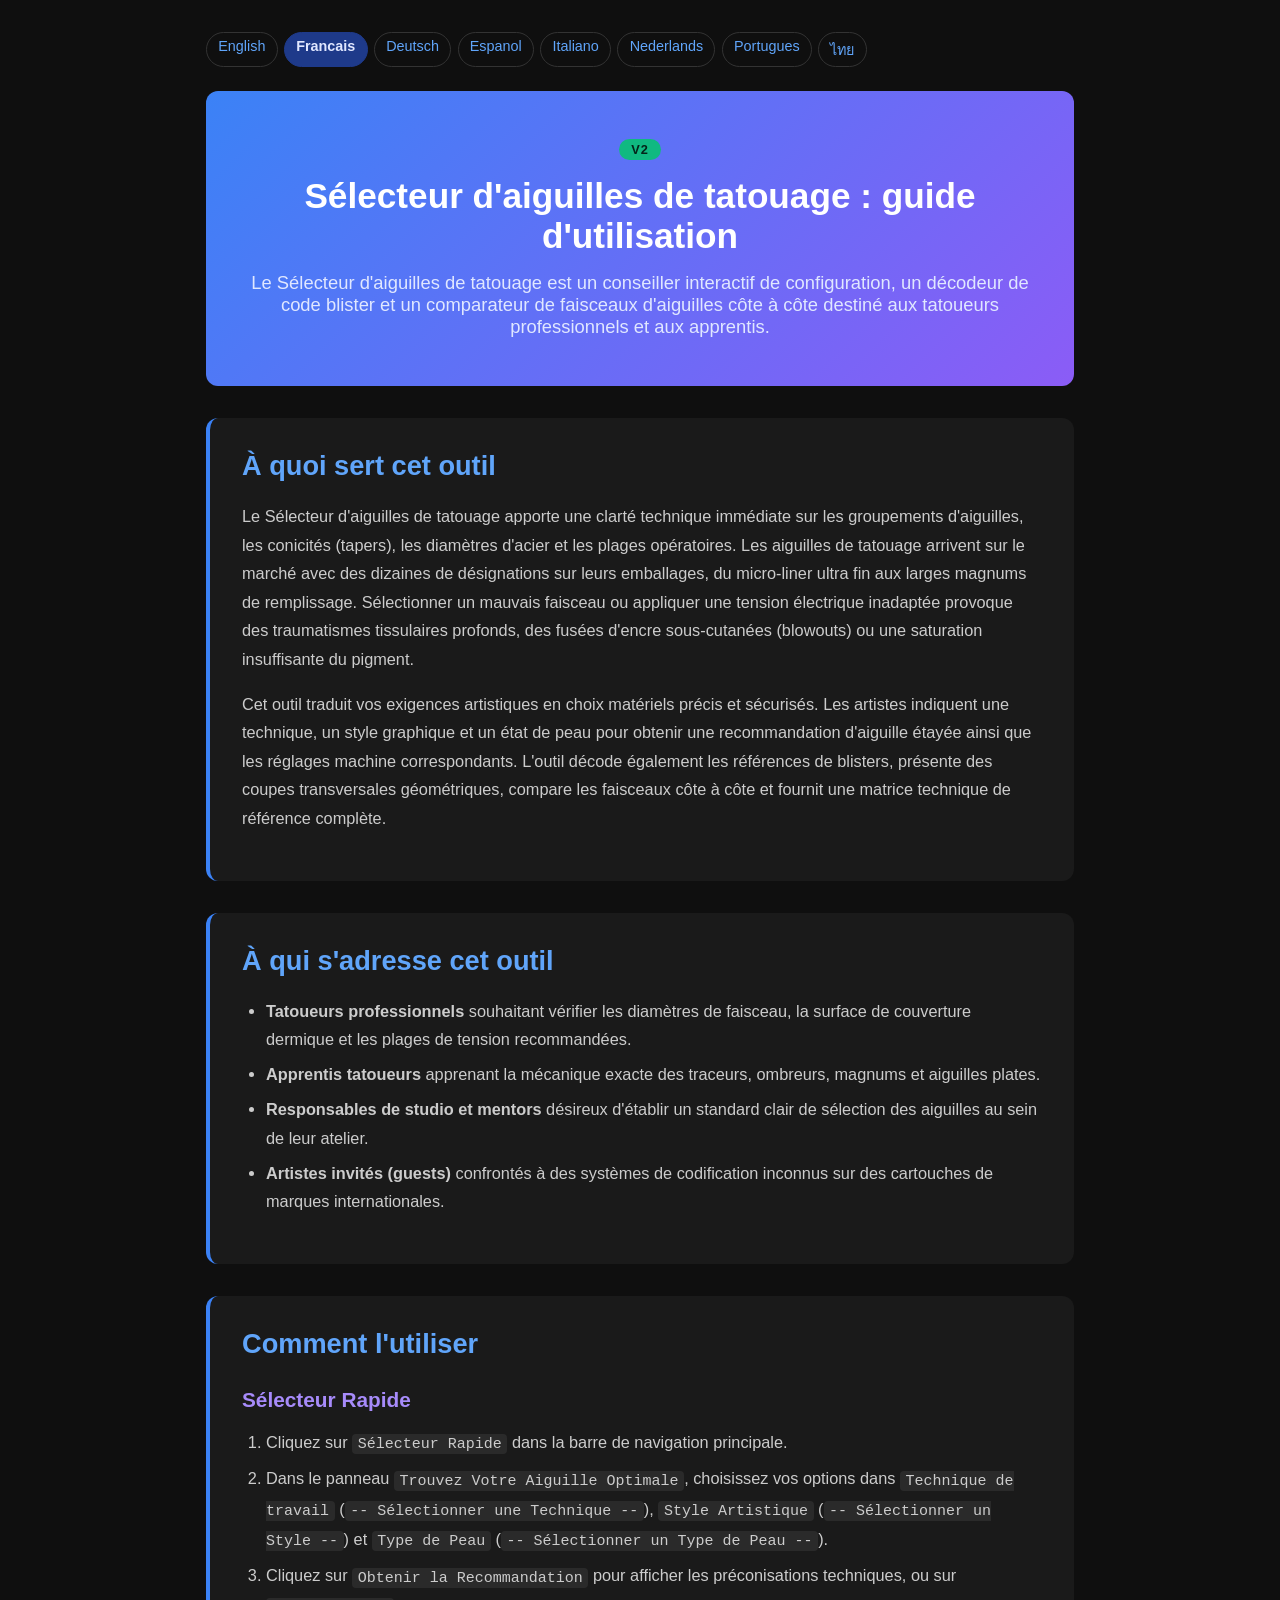
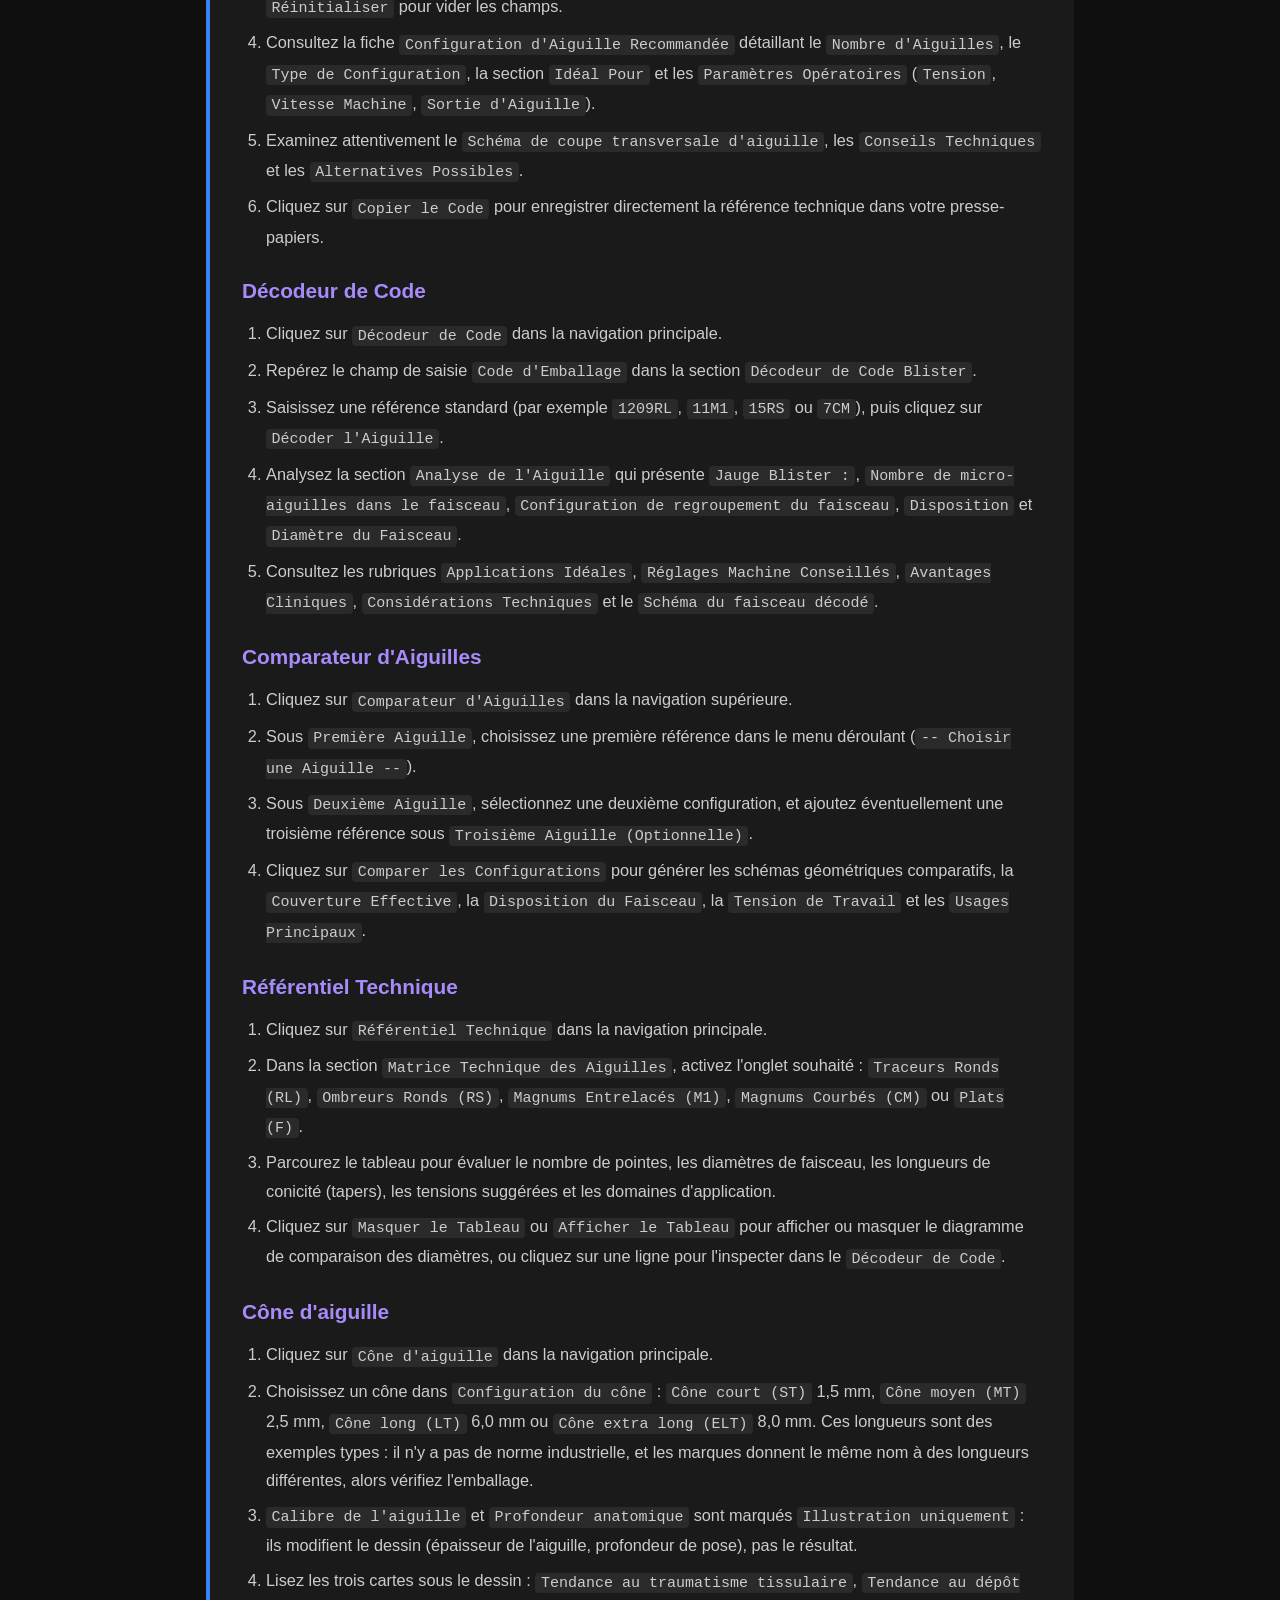
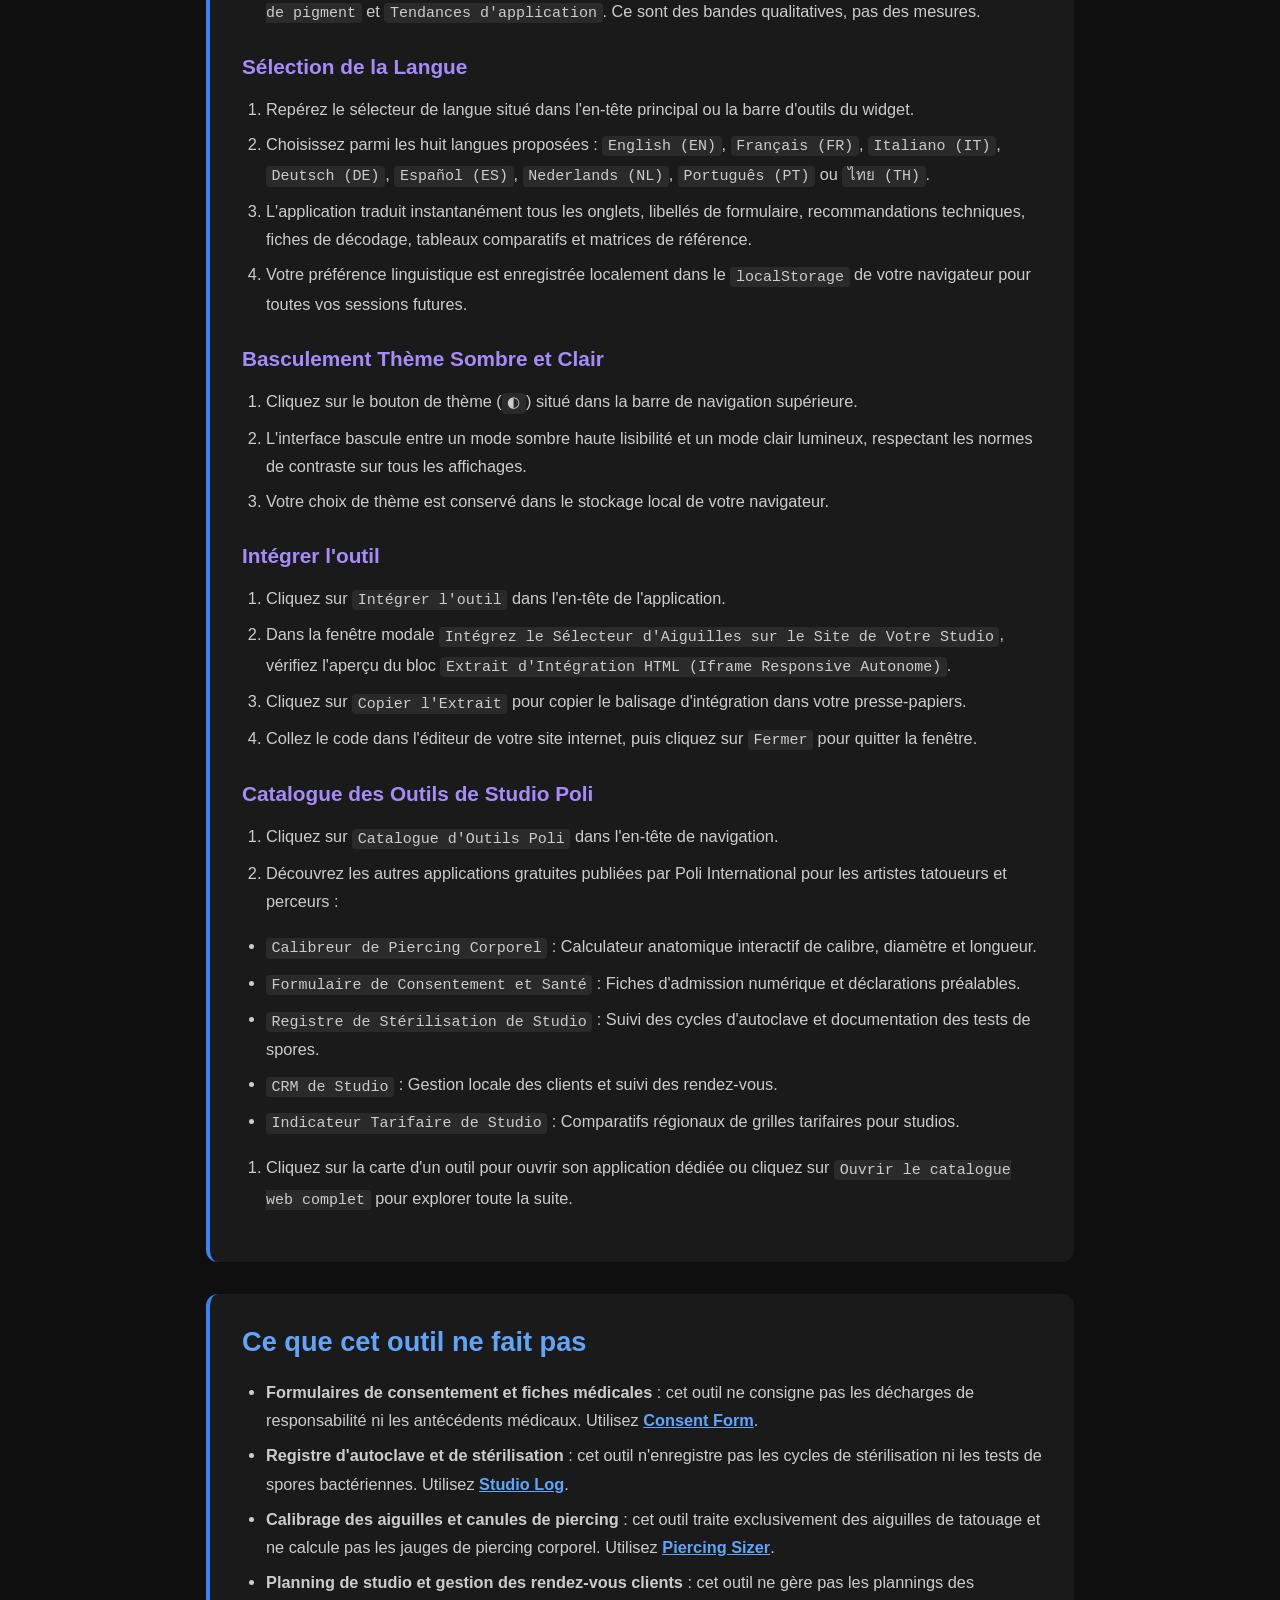
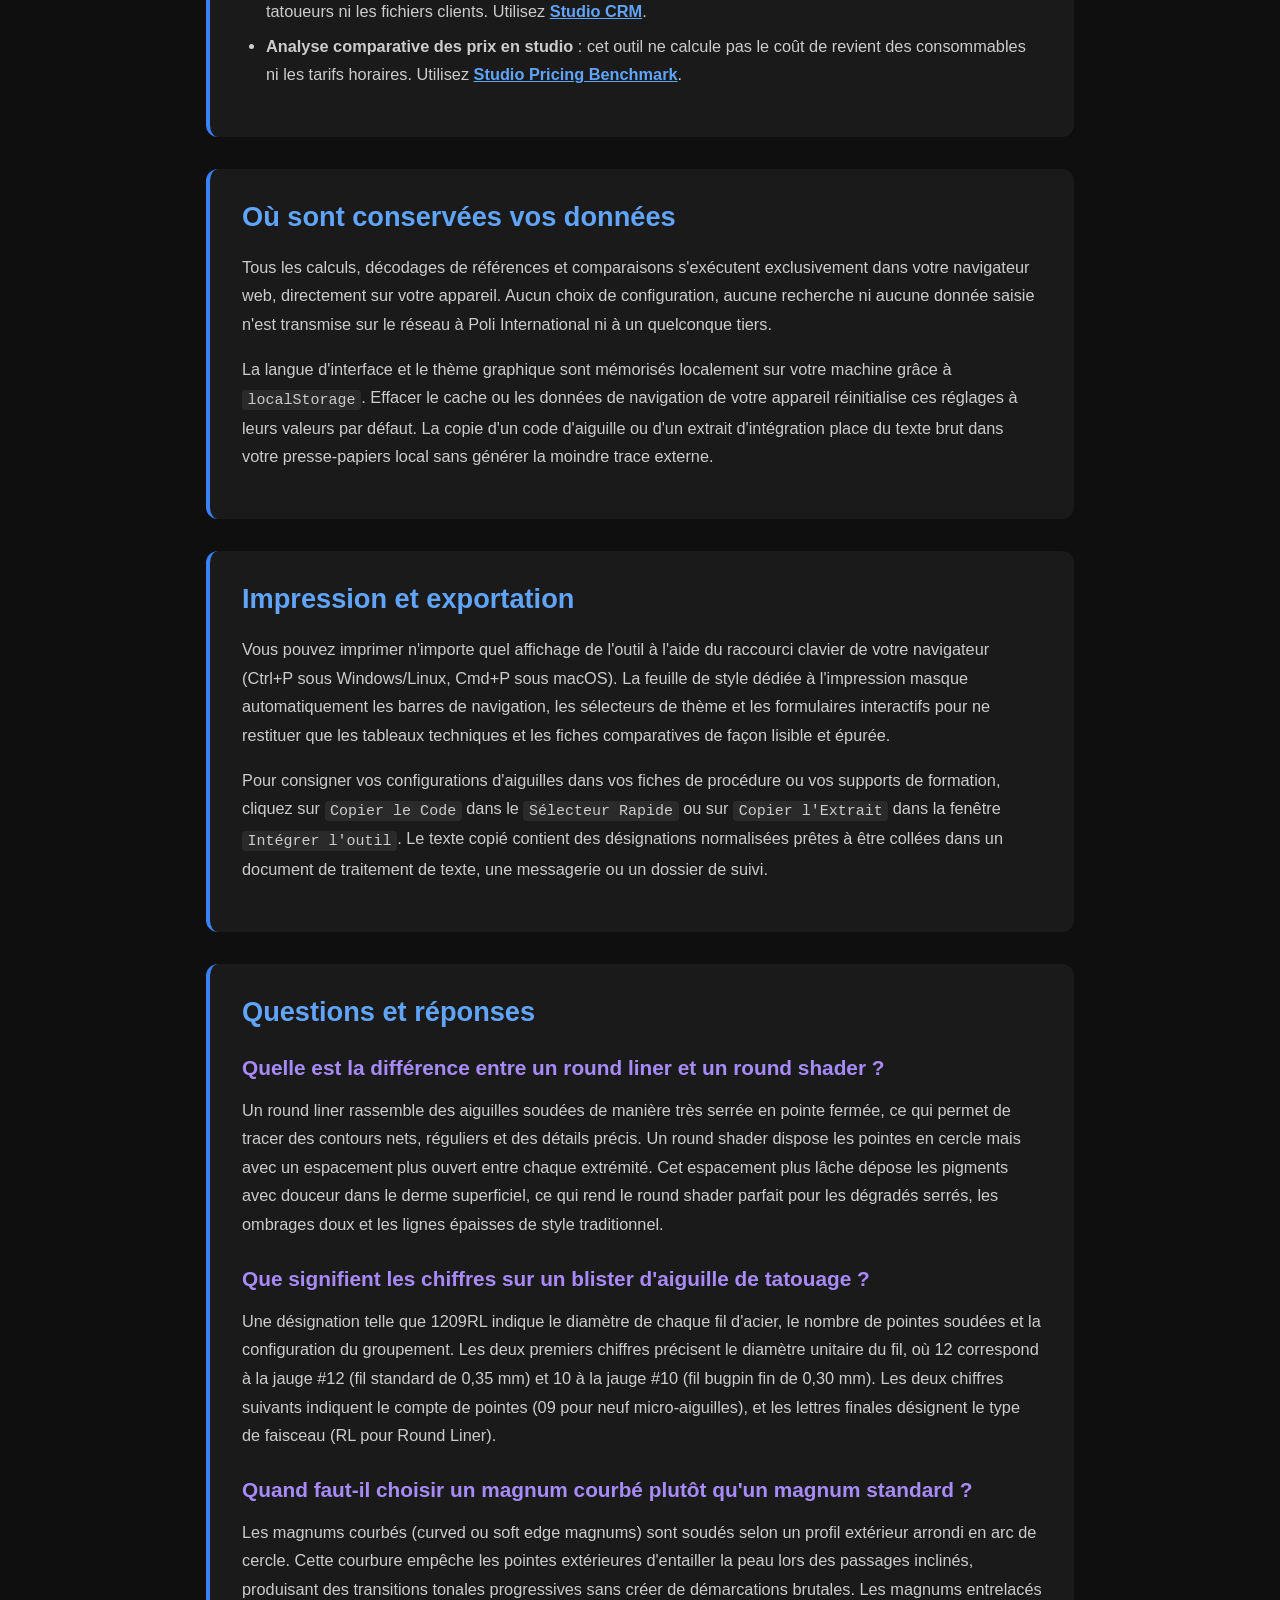
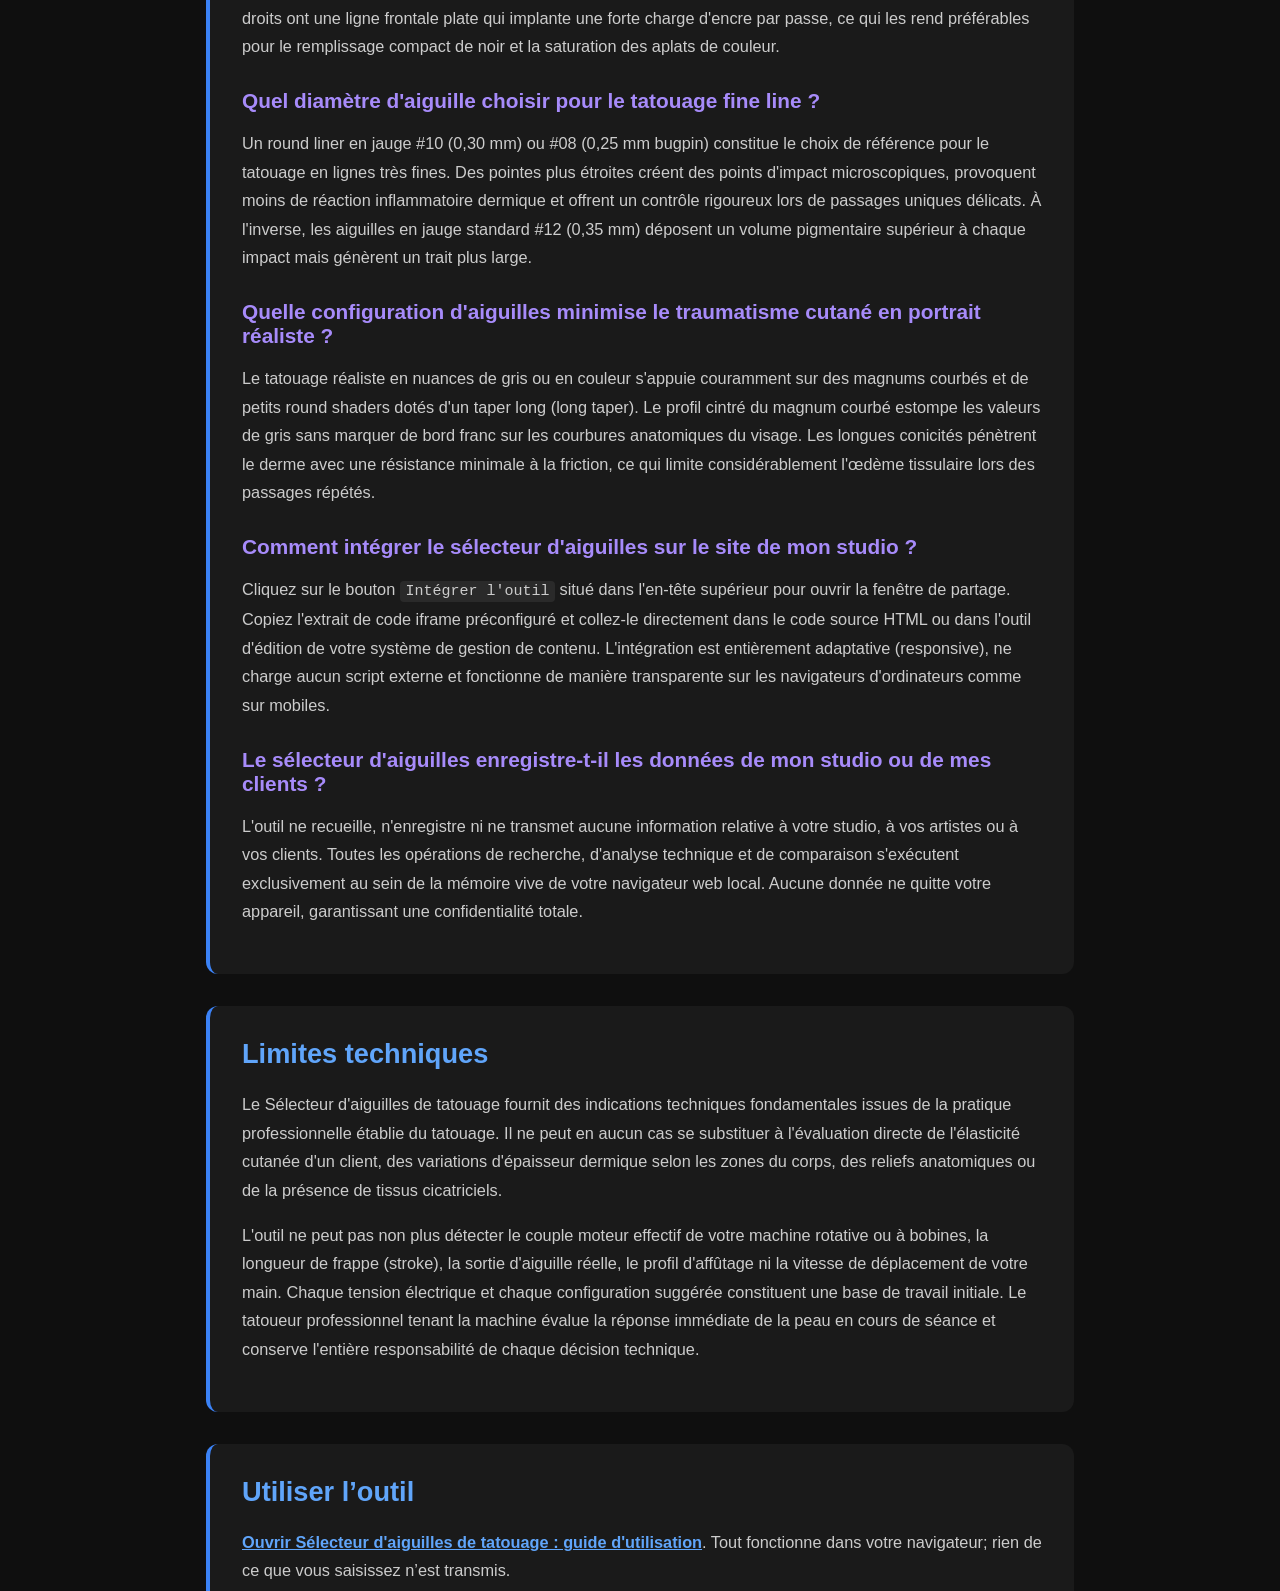
<file: documentation-fr.html>
<!DOCTYPE html>
<html lang="fr">
<head><meta name="robots" content="noindex,nofollow">
    <meta charset="UTF-8">
    <meta name="viewport" content="width=device-width, initial-scale=1.0">
    <title>Sélecteur d'aiguilles de tatouage : guide d'utilisation Documentation | Poli International</title>
    <meta name="description" content="Le Sélecteur d'aiguilles de tatouage est un conseiller interactif de configuration, un décodeur de code blister et un comparateur de faisceaux d'aiguilles côte à côte destiné aux tatoueurs professionnels et aux apprentis.">
    <link rel="canonical" href="https://poliinternational.com/needle-selector/">
    <style>
        body { background: #0f0f0f; color: #fff; font-family: -apple-system, BlinkMacSystemFont, "Segoe UI", Roboto, sans-serif; margin: 0; padding: 0; }
        body.in-iframe .doc-hero h1 { display: none; }
        * { box-sizing: border-box; }
        .entry-content { max-width: 900px; margin: 0 auto; padding: 2rem 1rem; }
        .doc-hero { background: linear-gradient(135deg, #3B82F6, #8B5CF6); padding: 3rem 2rem; text-align: center; border-radius: 0.75rem; margin-bottom: 2rem; }
        .doc-hero h1 { font-size: 2.2rem; margin: 0 0 1rem; font-weight: 700; }
        .doc-hero p { font-size: 1.15rem; color: #E0E7FF; margin: 0; }
        .doc-hero .v2 { display: inline-block; margin-bottom: 1rem; padding: 0.2rem 0.75rem; border-radius: 999px; background: #10B981; color: #04241a; font-weight: 800; font-size: 0.8rem; letter-spacing: 0.08em; }
        .doc-section { margin: 2rem 0; padding: 2rem; background: #1a1a1a; border-radius: 0.75rem; border-left: 4px solid #3B82F6; }
        .doc-section h2 { color: #60A5FA; font-size: 1.7rem; margin: 0 0 1.25rem; font-weight: 600; }
        .doc-section h3 { color: #A78BFA; font-size: 1.3rem; margin: 1.75rem 0 0.75rem; font-weight: 600; }
        .doc-section p, .doc-section li { color: #ccc; line-height: 1.75; font-size: 1.02rem; }
        .doc-section ul, .doc-section ol { padding-left: 1.5rem; }
        .doc-section li { margin: 0.4rem 0; }
        .doc-section code { background: #2a2a2a; padding: 0.1rem 0.35rem; border-radius: 0.25rem; font-size: 0.92em; }
        .doc-section a { color: #60A5FA; font-weight: 600; }
        .highlight-box { background: linear-gradient(135deg, #1E3A8A, #4C1D95); padding: 1.25rem 1.5rem; border-radius: 0.5rem; margin: 1.5rem 0; border-left: 4px solid #10B981; }
        .highlight-box p { color: #E0E7FF; margin: 0; }
        table { width: 100%; border-collapse: collapse; margin: 1.5rem 0; }
        th, td { padding: 0.75rem; text-align: left; border: 1px solid #333; vertical-align: top; }
        th { background: #2a2a2a; color: #60A5FA; }
        td { color: #ccc; }
        .doc-langs { display: flex; flex-wrap: wrap; gap: 0.4rem; margin: 0 0 1.5rem; font-size: 0.9rem; }
        .doc-langs a, .doc-langs span { padding: 0.3rem 0.7rem; border-radius: 999px; border: 1px solid #333; text-decoration: none; }
        .doc-langs a { color: #60A5FA; }
        .doc-langs span { background: #1E3A8A; color: #E0E7FF; border-color: #1E3A8A; font-weight: 700; }
    </style>
</head>
<body>
<script>if (window.self !== window.top) document.body.classList.add('in-iframe');</script>
    <div class="entry-content">
        <nav class="doc-langs" aria-label="Documentation language"><a lang="en" href="documentation.html">English</a><span lang="fr">Francais</span><a lang="de" href="documentation-de.html">Deutsch</a><a lang="es" href="documentation-es.html">Espanol</a><a lang="it" href="documentation-it.html">Italiano</a><a lang="nl" href="documentation-nl.html">Nederlands</a><a lang="pt" href="documentation-pt.html">Portugues</a><a lang="th" href="documentation-th.html">ไทย</a></nav>
        <div class="doc-hero">
            <span class="v2">V2</span>
            <h1>Sélecteur d'aiguilles de tatouage : guide d'utilisation</h1>
            <p>Le Sélecteur d'aiguilles de tatouage est un conseiller interactif de configuration, un décodeur de code blister et un comparateur de faisceaux d'aiguilles côte à côte destiné aux tatoueurs professionnels et aux apprentis.</p>
        </div>
        <div class="doc-section">
        <h2>À quoi sert cet outil</h2>
        <p>Le Sélecteur d'aiguilles de tatouage apporte une clarté technique immédiate sur les groupements d'aiguilles, les conicités (tapers), les diamètres d'acier et les plages opératoires. Les aiguilles de tatouage arrivent sur le marché avec des dizaines de désignations sur leurs emballages, du micro-liner ultra fin aux larges magnums de remplissage. Sélectionner un mauvais faisceau ou appliquer une tension électrique inadaptée provoque des traumatismes tissulaires profonds, des fusées d'encre sous-cutanées (blowouts) ou une saturation insuffisante du pigment.</p>
        <p>Cet outil traduit vos exigences artistiques en choix matériels précis et sécurisés. Les artistes indiquent une technique, un style graphique et un état de peau pour obtenir une recommandation d'aiguille étayée ainsi que les réglages machine correspondants. L'outil décode également les références de blisters, présente des coupes transversales géométriques, compare les faisceaux côte à côte et fournit une matrice technique de référence complète.</p>
        </div>
        <div class="doc-section">
        <h2>À qui s'adresse cet outil</h2>
        <ul>
        <li><strong>Tatoueurs professionnels</strong> souhaitant vérifier les diamètres de faisceau, la surface de couverture dermique et les plages de tension recommandées.</li>
        <li><strong>Apprentis tatoueurs</strong> apprenant la mécanique exacte des traceurs, ombreurs, magnums et aiguilles plates.</li>
        <li><strong>Responsables de studio et mentors</strong> désireux d'établir un standard clair de sélection des aiguilles au sein de leur atelier.</li>
        <li><strong>Artistes invités (guests)</strong> confrontés à des systèmes de codification inconnus sur des cartouches de marques internationales.</li>
        </ul>
        </div>
        <div class="doc-section">
        <h2>Comment l'utiliser</h2>
        <h3>Sélecteur Rapide</h3>
        <ol>
        <li>Cliquez sur <code>Sélecteur Rapide</code> dans la barre de navigation principale.</li>
        <li>Dans le panneau <code>Trouvez Votre Aiguille Optimale</code>, choisissez vos options dans <code>Technique de travail</code> (<code>-- Sélectionner une Technique --</code>), <code>Style Artistique</code> (<code>-- Sélectionner un Style --</code>) et <code>Type de Peau</code> (<code>-- Sélectionner un Type de Peau --</code>).</li>
        <li>Cliquez sur <code>Obtenir la Recommandation</code> pour afficher les préconisations techniques, ou sur <code>Réinitialiser</code> pour vider les champs.</li>
        <li>Consultez la fiche <code>Configuration d'Aiguille Recommandée</code> détaillant le <code>Nombre d'Aiguilles</code>, le <code>Type de Configuration</code>, la section <code>Idéal Pour</code> et les <code>Paramètres Opératoires</code> (<code>Tension</code>, <code>Vitesse Machine</code>, <code>Sortie d'Aiguille</code>).</li>
        <li>Examinez attentivement le <code>Schéma de coupe transversale d'aiguille</code>, les <code>Conseils Techniques</code> et les <code>Alternatives Possibles</code>.</li>
        <li>Cliquez sur <code>Copier le Code</code> pour enregistrer directement la référence technique dans votre presse-papiers.</li>
        </ol>
        <h3>Décodeur de Code</h3>
        <ol>
        <li>Cliquez sur <code>Décodeur de Code</code> dans la navigation principale.</li>
        <li>Repérez le champ de saisie <code>Code d'Emballage</code> dans la section <code>Décodeur de Code Blister</code>.</li>
        <li>Saisissez une référence standard (par exemple <code>1209RL</code>, <code>11M1</code>, <code>15RS</code> ou <code>7CM</code>), puis cliquez sur <code>Décoder l'Aiguille</code>.</li>
        <li>Analysez la section <code>Analyse de l'Aiguille</code> qui présente <code>Jauge Blister :</code>, <code>Nombre de micro-aiguilles dans le faisceau</code>, <code>Configuration de regroupement du faisceau</code>, <code>Disposition</code> et <code>Diamètre du Faisceau</code>.</li>
        <li>Consultez les rubriques <code>Applications Idéales</code>, <code>Réglages Machine Conseillés</code>, <code>Avantages Cliniques</code>, <code>Considérations Techniques</code> et le <code>Schéma du faisceau décodé</code>.</li>
        </ol>
        <h3>Comparateur d'Aiguilles</h3>
        <ol>
        <li>Cliquez sur <code>Comparateur d'Aiguilles</code> dans la navigation supérieure.</li>
        <li>Sous <code>Première Aiguille</code>, choisissez une première référence dans le menu déroulant (<code>-- Choisir une Aiguille --</code>).</li>
        <li>Sous <code>Deuxième Aiguille</code>, sélectionnez une deuxième configuration, et ajoutez éventuellement une troisième référence sous <code>Troisième Aiguille (Optionnelle)</code>.</li>
        <li>Cliquez sur <code>Comparer les Configurations</code> pour générer les schémas géométriques comparatifs, la <code>Couverture Effective</code>, la <code>Disposition du Faisceau</code>, la <code>Tension de Travail</code> et les <code>Usages Principaux</code>.</li>
        </ol>
        <h3>Référentiel Technique</h3>
        <ol>
        <li>Cliquez sur <code>Référentiel Technique</code> dans la navigation principale.</li>
        <li>Dans la section <code>Matrice Technique des Aiguilles</code>, activez l'onglet souhaité : <code>Traceurs Ronds (RL)</code>, <code>Ombreurs Ronds (RS)</code>, <code>Magnums Entrelacés (M1)</code>, <code>Magnums Courbés (CM)</code> ou <code>Plats (F)</code>.</li>
        <li>Parcourez le tableau pour évaluer le nombre de pointes, les diamètres de faisceau, les longueurs de conicité (tapers), les tensions suggérées et les domaines d'application.</li>
        <li>Cliquez sur <code>Masquer le Tableau</code> ou <code>Afficher le Tableau</code> pour afficher ou masquer le diagramme de comparaison des diamètres, ou cliquez sur une ligne pour l'inspecter dans le <code>Décodeur de Code</code>.</li>
        </ol>
        <h3>Cône d'aiguille</h3>
        <ol>
        <li>Cliquez sur <code>Cône d'aiguille</code> dans la navigation principale.</li>
        <li>Choisissez un cône dans <code>Configuration du cône</code> : <code>Cône court (ST)</code> 1,5 mm, <code>Cône moyen (MT)</code> 2,5 mm, <code>Cône long (LT)</code> 6,0 mm ou <code>Cône extra long (ELT)</code> 8,0 mm. Ces longueurs sont des exemples types : il n'y a pas de norme industrielle, et les marques donnent le même nom à des longueurs différentes, alors vérifiez l'emballage.</li>
        <li><code>Calibre de l'aiguille</code> et <code>Profondeur anatomique</code> sont marqués <code>Illustration uniquement</code> : ils modifient le dessin (épaisseur de l'aiguille, profondeur de pose), pas le résultat.</li>
        <li>Lisez les trois cartes sous le dessin : <code>Tendance au traumatisme tissulaire</code>, <code>Tendance au dépôt de pigment</code> et <code>Tendances d'application</code>. Ce sont des bandes qualitatives, pas des mesures.</li>
        </ol>
        <h3>Sélection de la Langue</h3>
        <ol>
        <li>Repérez le sélecteur de langue situé dans l'en-tête principal ou la barre d'outils du widget.</li>
        <li>Choisissez parmi les huit langues proposées : <code>English (EN)</code>, <code>Français (FR)</code>, <code>Italiano (IT)</code>, <code>Deutsch (DE)</code>, <code>Español (ES)</code>, <code>Nederlands (NL)</code>, <code>Português (PT)</code> ou <code>ไทย (TH)</code>.</li>
        <li>L'application traduit instantanément tous les onglets, libellés de formulaire, recommandations techniques, fiches de décodage, tableaux comparatifs et matrices de référence.</li>
        <li>Votre préférence linguistique est enregistrée localement dans le <code>localStorage</code> de votre navigateur pour toutes vos sessions futures.</li>
        </ol>
        <h3>Basculement Thème Sombre et Clair</h3>
        <ol>
        <li>Cliquez sur le bouton de thème (<code>◐</code>) situé dans la barre de navigation supérieure.</li>
        <li>L'interface bascule entre un mode sombre haute lisibilité et un mode clair lumineux, respectant les normes de contraste sur tous les affichages.</li>
        <li>Votre choix de thème est conservé dans le stockage local de votre navigateur.</li>
        </ol>
        <h3>Intégrer l'outil</h3>
        <ol>
        <li>Cliquez sur <code>Intégrer l'outil</code> dans l'en-tête de l'application.</li>
        <li>Dans la fenêtre modale <code>Intégrez le Sélecteur d'Aiguilles sur le Site de Votre Studio</code>, vérifiez l'aperçu du bloc <code>Extrait d'Intégration HTML (Iframe Responsive Autonome)</code>.</li>
        <li>Cliquez sur <code>Copier l'Extrait</code> pour copier le balisage d'intégration dans votre presse-papiers.</li>
        <li>Collez le code dans l'éditeur de votre site internet, puis cliquez sur <code>Fermer</code> pour quitter la fenêtre.</li>
        </ol>
        <h3>Catalogue des Outils de Studio Poli</h3>
        <ol>
        <li>Cliquez sur <code>Catalogue d'Outils Poli</code> dans l'en-tête de navigation.</li>
        <li>Découvrez les autres applications gratuites publiées par Poli International pour les artistes tatoueurs et perceurs :</li>
        </ol>
        <ul>
        <li><code>Calibreur de Piercing Corporel</code> : Calculateur anatomique interactif de calibre, diamètre et longueur.</li>
        <li><code>Formulaire de Consentement et Santé</code> : Fiches d'admission numérique et déclarations préalables.</li>
        <li><code>Registre de Stérilisation de Studio</code> : Suivi des cycles d'autoclave et documentation des tests de spores.</li>
        <li><code>CRM de Studio</code> : Gestion locale des clients et suivi des rendez-vous.</li>
        <li><code>Indicateur Tarifaire de Studio</code> : Comparatifs régionaux de grilles tarifaires pour studios.</li>
        </ul>
        <ol>
        <li>Cliquez sur la carte d'un outil pour ouvrir son application dédiée ou cliquez sur <code>Ouvrir le catalogue web complet</code> pour explorer toute la suite.</li>
        </ol>
        </div>
        <div class="doc-section">
        <h2>Ce que cet outil ne fait pas</h2>
        <ul>
        <li><strong>Formulaires de consentement et fiches médicales</strong> : cet outil ne consigne pas les décharges de responsabilité ni les antécédents médicaux. Utilisez <a href="https://poliinternational.com/form-builder/" target="_top">Consent Form</a>.</li>
        <li><strong>Registre d'autoclave et de stérilisation</strong> : cet outil n'enregistre pas les cycles de stérilisation ni les tests de spores bactériennes. Utilisez <a href="https://poliinternational.com/autoclave-calculator/" target="_top">Studio Log</a>.</li>
        <li><strong>Calibrage des aiguilles et canules de piercing</strong> : cet outil traite exclusivement des aiguilles de tatouage et ne calcule pas les jauges de piercing corporel. Utilisez <a href="https://poliinternational.com/jewelry-size-visualizer/" target="_top">Piercing Sizer</a>.</li>
        <li><strong>Planning de studio et gestion des rendez-vous clients</strong> : cet outil ne gère pas les plannings des tatoueurs ni les fichiers clients. Utilisez <a href="https://poliinternational.com/studio-crm/" target="_top">Studio CRM</a>.</li>
        <li><strong>Analyse comparative des prix en studio</strong> : cet outil ne calcule pas le coût de revient des consommables ni les tarifs horaires. Utilisez <a href="https://poliinternational.com/studio-pricing-benchmark/" target="_top">Studio Pricing Benchmark</a>.</li>
        </ul>
        </div>
        <div class="doc-section">
        <h2>Où sont conservées vos données</h2>
        <p>Tous les calculs, décodages de références et comparaisons s'exécutent exclusivement dans votre navigateur web, directement sur votre appareil. Aucun choix de configuration, aucune recherche ni aucune donnée saisie n'est transmise sur le réseau à Poli International ni à un quelconque tiers.</p>
        <p>La langue d'interface et le thème graphique sont mémorisés localement sur votre machine grâce à <code>localStorage</code>. Effacer le cache ou les données de navigation de votre appareil réinitialise ces réglages à leurs valeurs par défaut. La copie d'un code d'aiguille ou d'un extrait d'intégration place du texte brut dans votre presse-papiers local sans générer la moindre trace externe.</p>
        </div>
        <div class="doc-section">
        <h2>Impression et exportation</h2>
        <p>Vous pouvez imprimer n'importe quel affichage de l'outil à l'aide du raccourci clavier de votre navigateur (Ctrl+P sous Windows/Linux, Cmd+P sous macOS). La feuille de style dédiée à l'impression masque automatiquement les barres de navigation, les sélecteurs de thème et les formulaires interactifs pour ne restituer que les tableaux techniques et les fiches comparatives de façon lisible et épurée.</p>
        <p>Pour consigner vos configurations d'aiguilles dans vos fiches de procédure ou vos supports de formation, cliquez sur <code>Copier le Code</code> dans le <code>Sélecteur Rapide</code> ou sur <code>Copier l'Extrait</code> dans la fenêtre <code>Intégrer l'outil</code>. Le texte copié contient des désignations normalisées prêtes à être collées dans un document de traitement de texte, une messagerie ou un dossier de suivi.</p>
        </div>
        <div class="doc-section">
        <h2>Questions et réponses</h2>
        <h3>Quelle est la différence entre un round liner et un round shader ?</h3>
        <p>Un round liner rassemble des aiguilles soudées de manière très serrée en pointe fermée, ce qui permet de tracer des contours nets, réguliers et des détails précis. Un round shader dispose les pointes en cercle mais avec un espacement plus ouvert entre chaque extrémité. Cet espacement plus lâche dépose les pigments avec douceur dans le derme superficiel, ce qui rend le round shader parfait pour les dégradés serrés, les ombrages doux et les lignes épaisses de style traditionnel.</p>
        <h3>Que signifient les chiffres sur un blister d'aiguille de tatouage ?</h3>
        <p>Une désignation telle que 1209RL indique le diamètre de chaque fil d'acier, le nombre de pointes soudées et la configuration du groupement. Les deux premiers chiffres précisent le diamètre unitaire du fil, où 12 correspond à la jauge #12 (fil standard de 0,35 mm) et 10 à la jauge #10 (fil bugpin fin de 0,30 mm). Les deux chiffres suivants indiquent le compte de pointes (09 pour neuf micro-aiguilles), et les lettres finales désignent le type de faisceau (RL pour Round Liner).</p>
        <h3>Quand faut-il choisir un magnum courbé plutôt qu'un magnum standard ?</h3>
        <p>Les magnums courbés (curved ou soft edge magnums) sont soudés selon un profil extérieur arrondi en arc de cercle. Cette courbure empêche les pointes extérieures d'entailler la peau lors des passages inclinés, produisant des transitions tonales progressives sans créer de démarcations brutales. Les magnums entrelacés droits ont une ligne frontale plate qui implante une forte charge d'encre par passe, ce qui les rend préférables pour le remplissage compact de noir et la saturation des aplats de couleur.</p>
        <h3>Quel diamètre d'aiguille choisir pour le tatouage fine line ?</h3>
        <p>Un round liner en jauge #10 (0,30 mm) ou #08 (0,25 mm bugpin) constitue le choix de référence pour le tatouage en lignes très fines. Des pointes plus étroites créent des points d'impact microscopiques, provoquent moins de réaction inflammatoire dermique et offrent un contrôle rigoureux lors de passages uniques délicats. À l'inverse, les aiguilles en jauge standard #12 (0,35 mm) déposent un volume pigmentaire supérieur à chaque impact mais génèrent un trait plus large.</p>
        <h3>Quelle configuration d'aiguilles minimise le traumatisme cutané en portrait réaliste ?</h3>
        <p>Le tatouage réaliste en nuances de gris ou en couleur s'appuie couramment sur des magnums courbés et de petits round shaders dotés d'un taper long (long taper). Le profil cintré du magnum courbé estompe les valeurs de gris sans marquer de bord franc sur les courbures anatomiques du visage. Les longues conicités pénètrent le derme avec une résistance minimale à la friction, ce qui limite considérablement l'œdème tissulaire lors des passages répétés.</p>
        <h3>Comment intégrer le sélecteur d'aiguilles sur le site de mon studio ?</h3>
        <p>Cliquez sur le bouton <code>Intégrer l'outil</code> situé dans l'en-tête supérieur pour ouvrir la fenêtre de partage. Copiez l'extrait de code iframe préconfiguré et collez-le directement dans le code source HTML ou dans l'outil d'édition de votre système de gestion de contenu. L'intégration est entièrement adaptative (responsive), ne charge aucun script externe et fonctionne de manière transparente sur les navigateurs d'ordinateurs comme sur mobiles.</p>
        <h3>Le sélecteur d'aiguilles enregistre-t-il les données de mon studio ou de mes clients ?</h3>
        <p>L'outil ne recueille, n'enregistre ni ne transmet aucune information relative à votre studio, à vos artistes ou à vos clients. Toutes les opérations de recherche, d'analyse technique et de comparaison s'exécutent exclusivement au sein de la mémoire vive de votre navigateur web local. Aucune donnée ne quitte votre appareil, garantissant une confidentialité totale.</p>
        </div>
        <div class="doc-section">
        <h2>Limites techniques</h2>
        <p>Le Sélecteur d'aiguilles de tatouage fournit des indications techniques fondamentales issues de la pratique professionnelle établie du tatouage. Il ne peut en aucun cas se substituer à l'évaluation directe de l'élasticité cutanée d'un client, des variations d'épaisseur dermique selon les zones du corps, des reliefs anatomiques ou de la présence de tissus cicatriciels.</p>
        <p>L'outil ne peut pas non plus détecter le couple moteur effectif de votre machine rotative ou à bobines, la longueur de frappe (stroke), la sortie d'aiguille réelle, le profil d'affûtage ni la vitesse de déplacement de votre main. Chaque tension électrique et chaque configuration suggérée constituent une base de travail initiale. Le tatoueur professionnel tenant la machine évalue la réponse immédiate de la peau en cours de séance et conserve l'entière responsabilité de chaque décision technique.</p>
        </div>
        <div class="doc-section">
            <h2>Utiliser l’outil</h2>
            <p><a href="https://poliinternational.com/needle-selector/" target="_top">Ouvrir Sélecteur d'aiguilles de tatouage : guide d'utilisation</a>. Tout fonctionne dans votre navigateur; rien de ce que vous saisissez n’est transmis.</p>
        </div>
    </div>
</body>
</html>
</file>
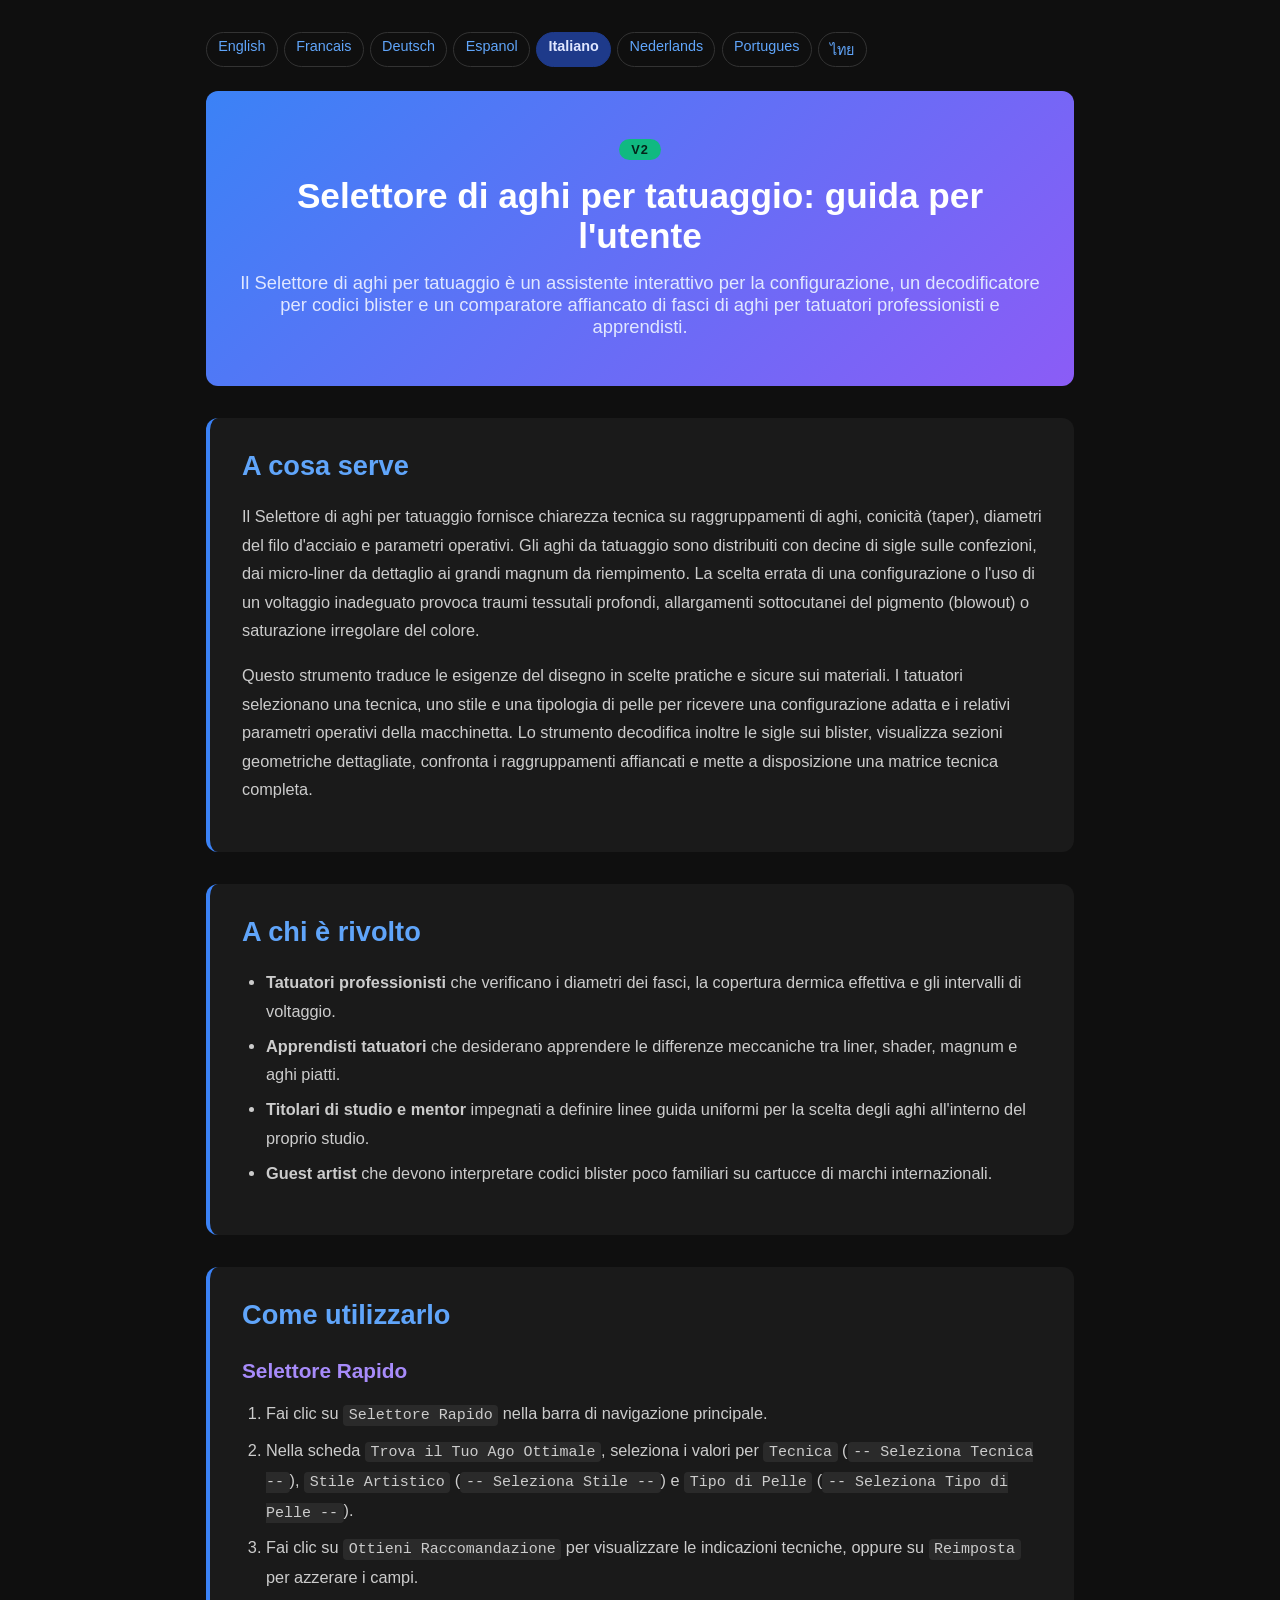
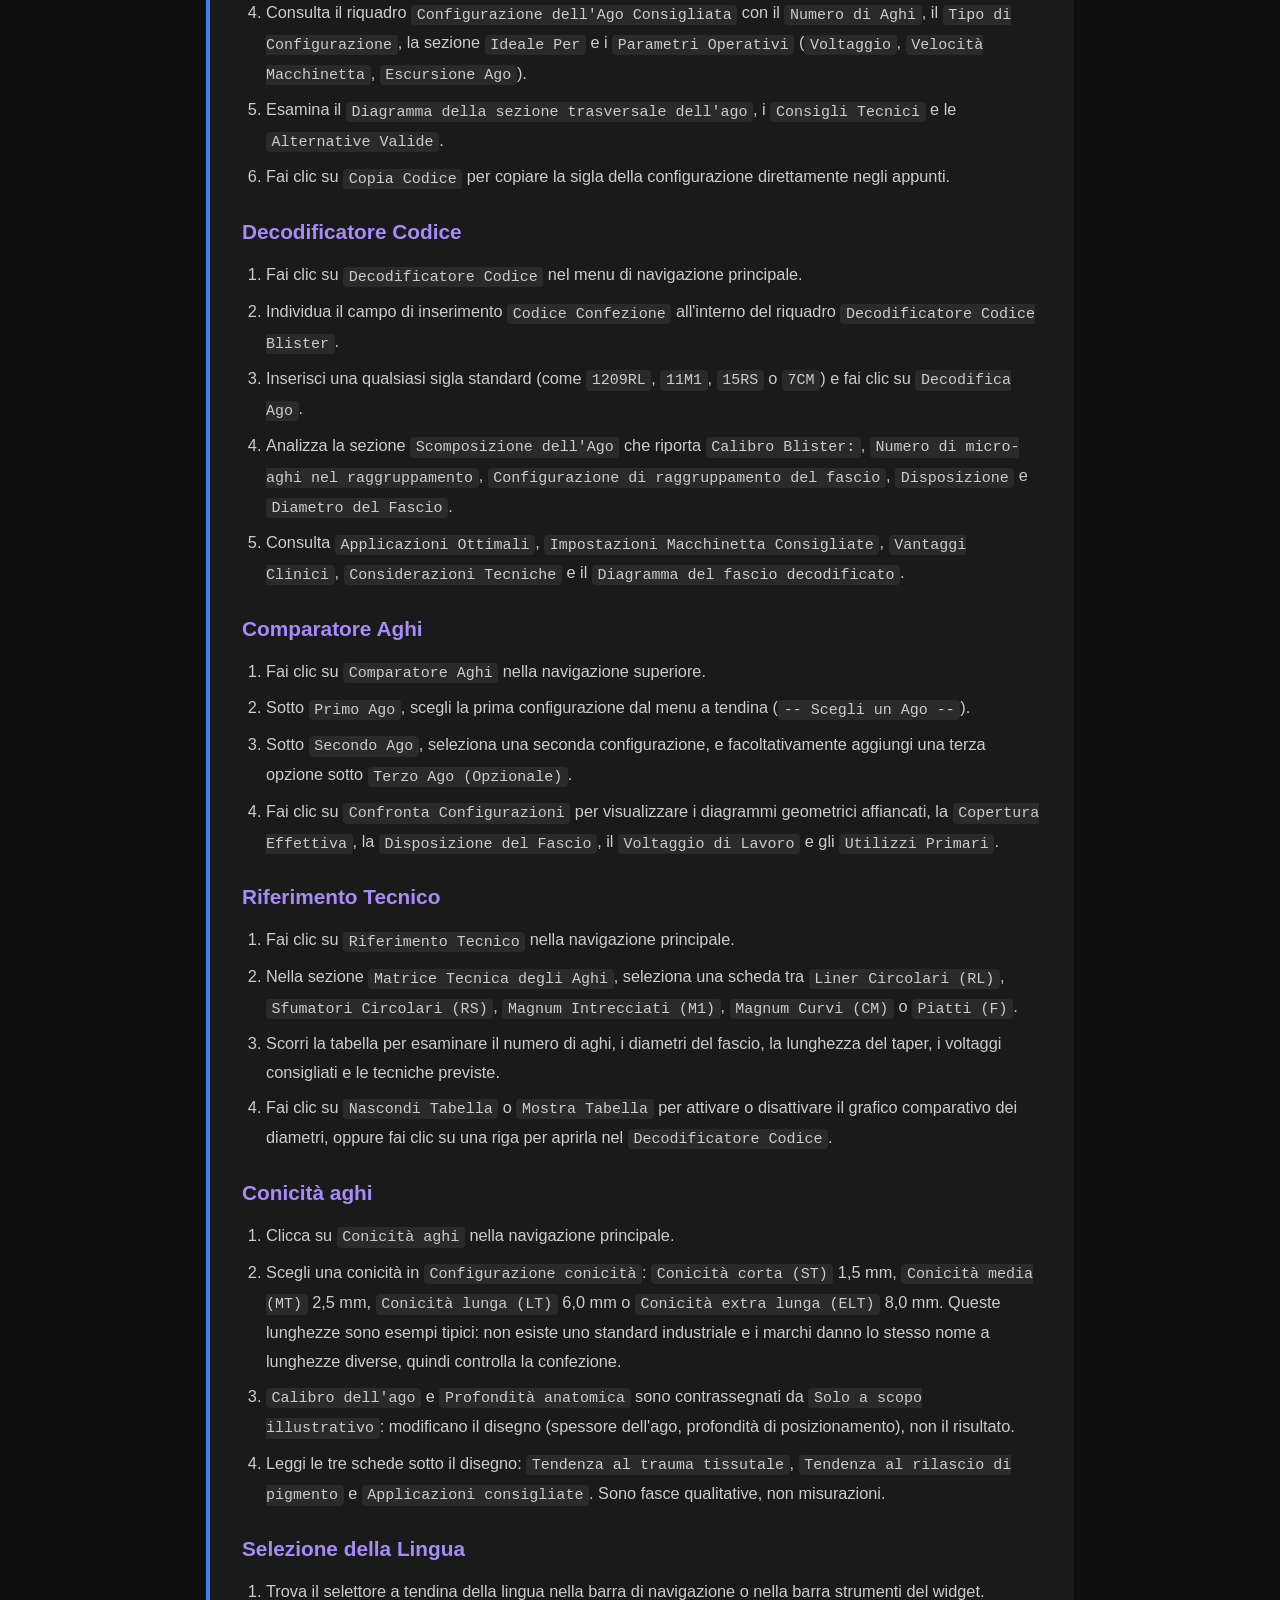
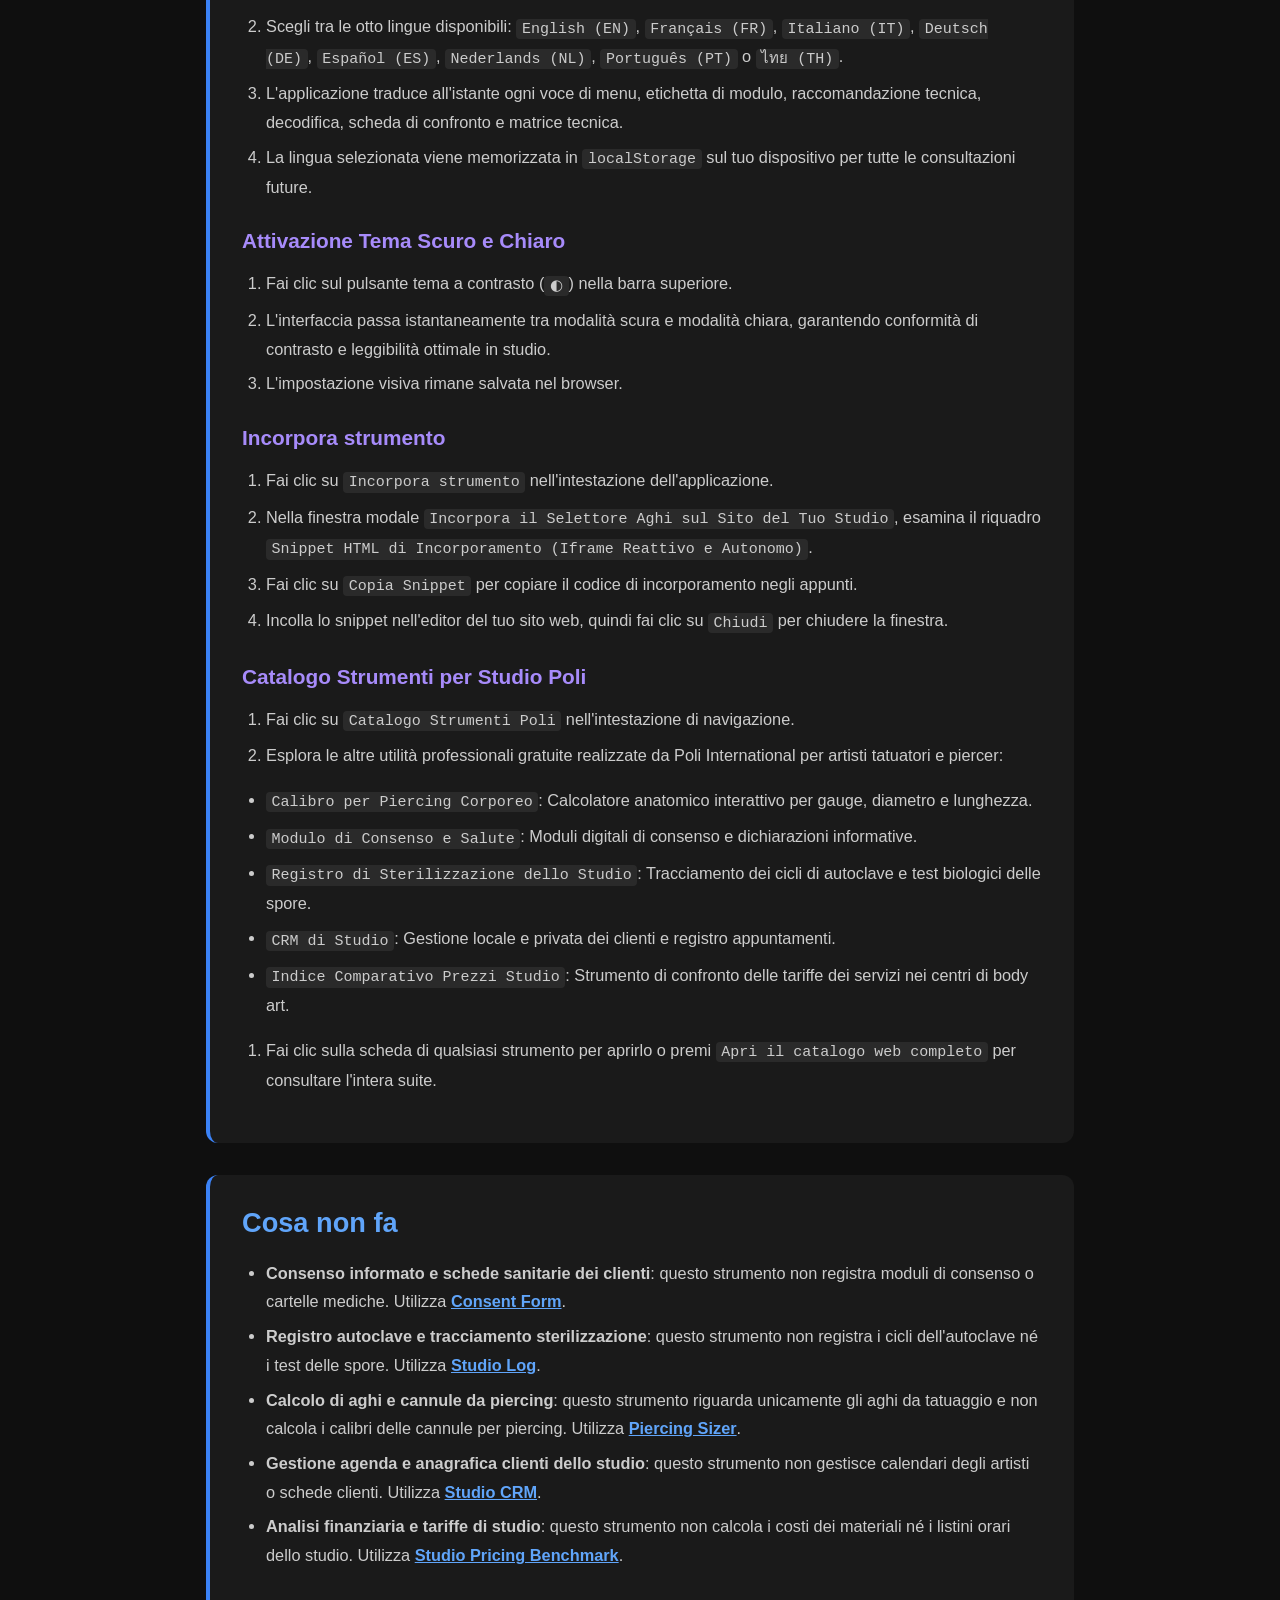
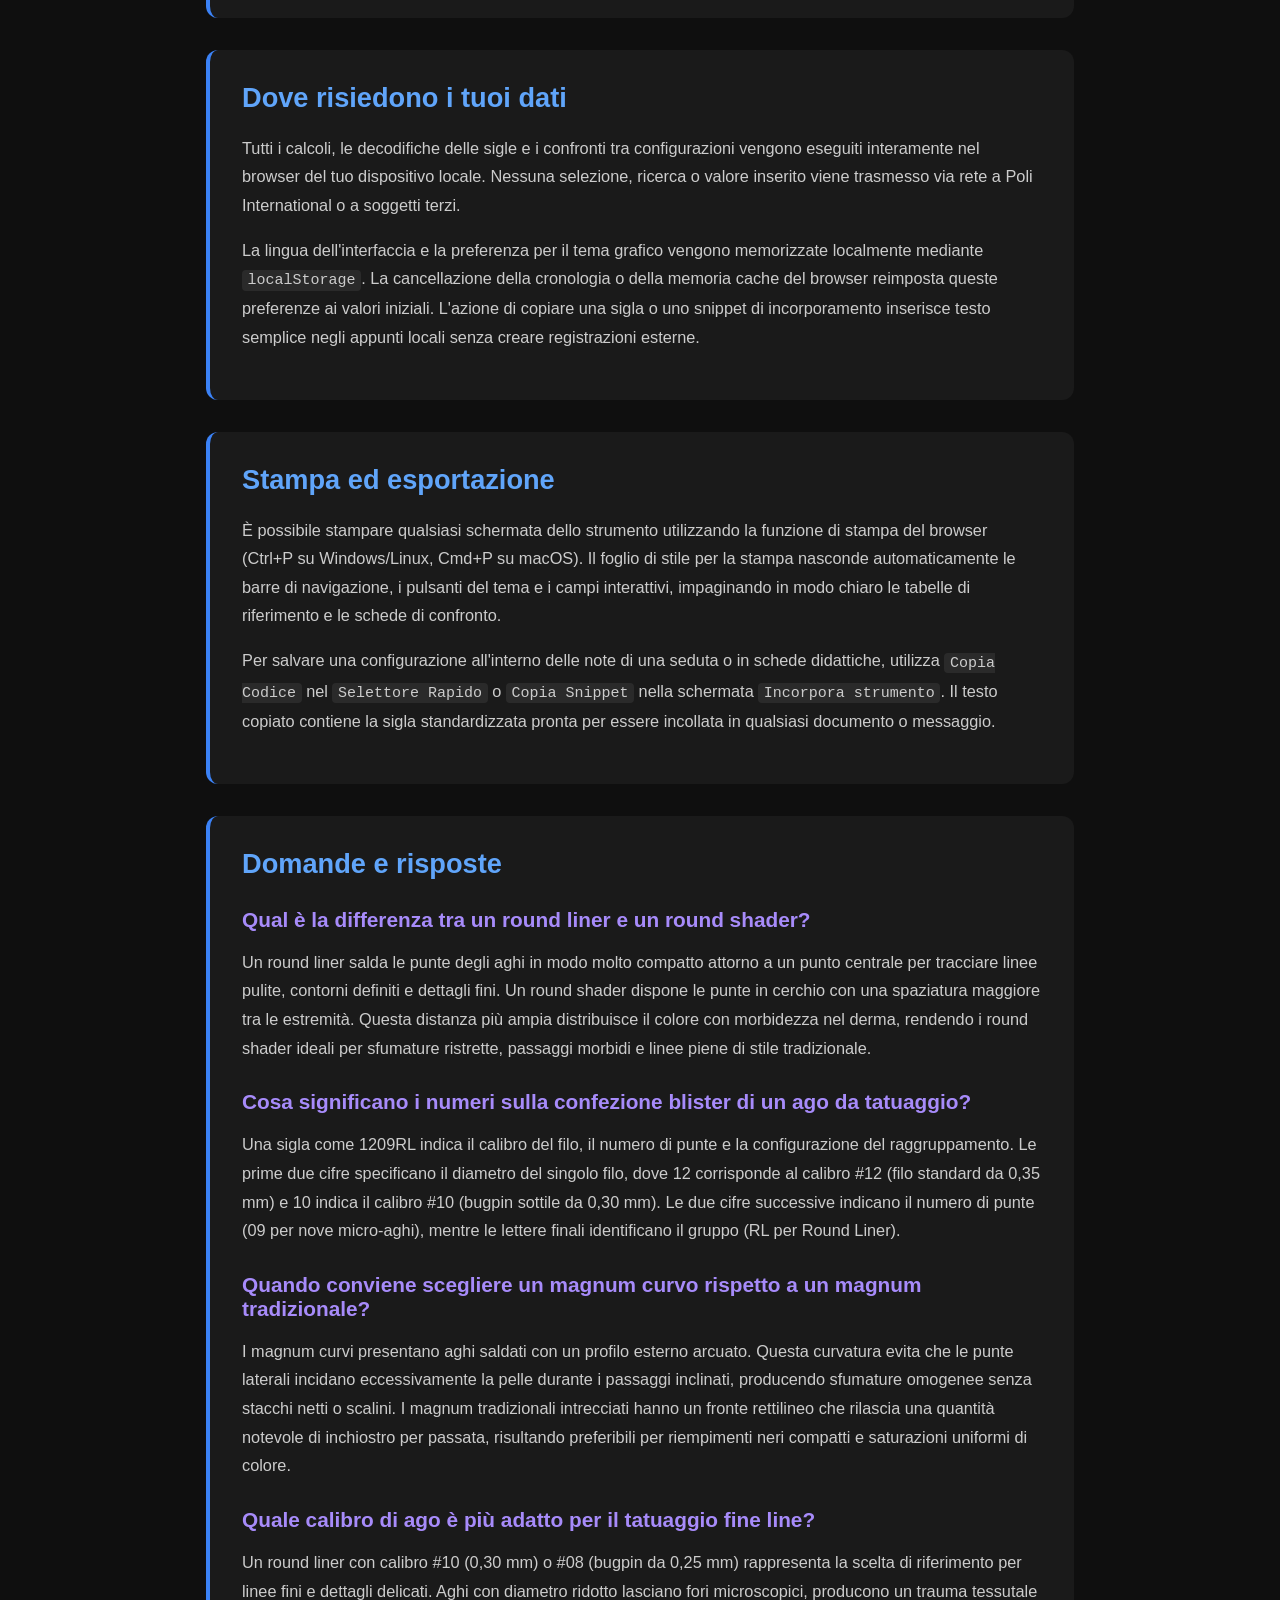
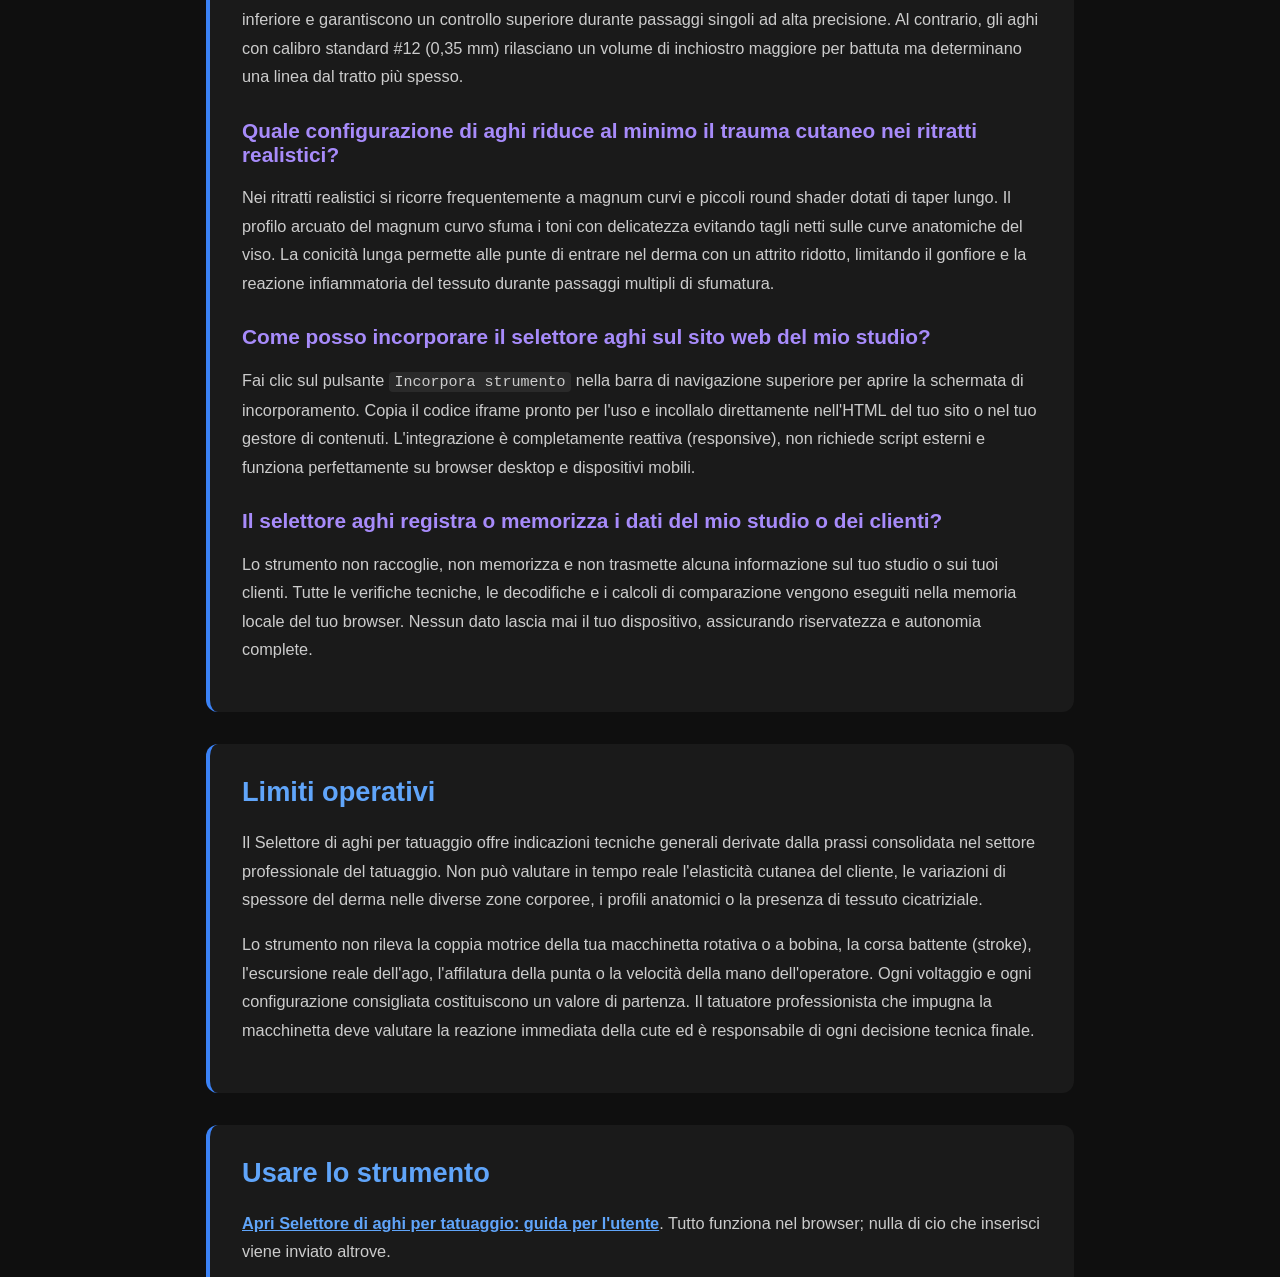
<file: documentation-it.html>
<!DOCTYPE html>
<html lang="it">
<head><meta name="robots" content="noindex,nofollow">
    <meta charset="UTF-8">
    <meta name="viewport" content="width=device-width, initial-scale=1.0">
    <title>Selettore di aghi per tatuaggio: guida per l'utente Documentazione | Poli International</title>
    <meta name="description" content="Il Selettore di aghi per tatuaggio è un assistente interattivo per la configurazione, un decodificatore per codici blister e un comparatore affiancato di fasci di aghi per tatuatori professionisti e apprendisti.">
    <link rel="canonical" href="https://poliinternational.com/needle-selector/">
    <style>
        body { background: #0f0f0f; color: #fff; font-family: -apple-system, BlinkMacSystemFont, "Segoe UI", Roboto, sans-serif; margin: 0; padding: 0; }
        body.in-iframe .doc-hero h1 { display: none; }
        * { box-sizing: border-box; }
        .entry-content { max-width: 900px; margin: 0 auto; padding: 2rem 1rem; }
        .doc-hero { background: linear-gradient(135deg, #3B82F6, #8B5CF6); padding: 3rem 2rem; text-align: center; border-radius: 0.75rem; margin-bottom: 2rem; }
        .doc-hero h1 { font-size: 2.2rem; margin: 0 0 1rem; font-weight: 700; }
        .doc-hero p { font-size: 1.15rem; color: #E0E7FF; margin: 0; }
        .doc-hero .v2 { display: inline-block; margin-bottom: 1rem; padding: 0.2rem 0.75rem; border-radius: 999px; background: #10B981; color: #04241a; font-weight: 800; font-size: 0.8rem; letter-spacing: 0.08em; }
        .doc-section { margin: 2rem 0; padding: 2rem; background: #1a1a1a; border-radius: 0.75rem; border-left: 4px solid #3B82F6; }
        .doc-section h2 { color: #60A5FA; font-size: 1.7rem; margin: 0 0 1.25rem; font-weight: 600; }
        .doc-section h3 { color: #A78BFA; font-size: 1.3rem; margin: 1.75rem 0 0.75rem; font-weight: 600; }
        .doc-section p, .doc-section li { color: #ccc; line-height: 1.75; font-size: 1.02rem; }
        .doc-section ul, .doc-section ol { padding-left: 1.5rem; }
        .doc-section li { margin: 0.4rem 0; }
        .doc-section code { background: #2a2a2a; padding: 0.1rem 0.35rem; border-radius: 0.25rem; font-size: 0.92em; }
        .doc-section a { color: #60A5FA; font-weight: 600; }
        .highlight-box { background: linear-gradient(135deg, #1E3A8A, #4C1D95); padding: 1.25rem 1.5rem; border-radius: 0.5rem; margin: 1.5rem 0; border-left: 4px solid #10B981; }
        .highlight-box p { color: #E0E7FF; margin: 0; }
        table { width: 100%; border-collapse: collapse; margin: 1.5rem 0; }
        th, td { padding: 0.75rem; text-align: left; border: 1px solid #333; vertical-align: top; }
        th { background: #2a2a2a; color: #60A5FA; }
        td { color: #ccc; }
        .doc-langs { display: flex; flex-wrap: wrap; gap: 0.4rem; margin: 0 0 1.5rem; font-size: 0.9rem; }
        .doc-langs a, .doc-langs span { padding: 0.3rem 0.7rem; border-radius: 999px; border: 1px solid #333; text-decoration: none; }
        .doc-langs a { color: #60A5FA; }
        .doc-langs span { background: #1E3A8A; color: #E0E7FF; border-color: #1E3A8A; font-weight: 700; }
    </style>
</head>
<body>
<script>if (window.self !== window.top) document.body.classList.add('in-iframe');</script>
    <div class="entry-content">
        <nav class="doc-langs" aria-label="Documentation language"><a lang="en" href="documentation.html">English</a><a lang="fr" href="documentation-fr.html">Francais</a><a lang="de" href="documentation-de.html">Deutsch</a><a lang="es" href="documentation-es.html">Espanol</a><span lang="it">Italiano</span><a lang="nl" href="documentation-nl.html">Nederlands</a><a lang="pt" href="documentation-pt.html">Portugues</a><a lang="th" href="documentation-th.html">ไทย</a></nav>
        <div class="doc-hero">
            <span class="v2">V2</span>
            <h1>Selettore di aghi per tatuaggio: guida per l'utente</h1>
            <p>Il Selettore di aghi per tatuaggio è un assistente interattivo per la configurazione, un decodificatore per codici blister e un comparatore affiancato di fasci di aghi per tatuatori professionisti e apprendisti.</p>
        </div>
        <div class="doc-section">
        <h2>A cosa serve</h2>
        <p>Il Selettore di aghi per tatuaggio fornisce chiarezza tecnica su raggruppamenti di aghi, conicità (taper), diametri del filo d'acciaio e parametri operativi. Gli aghi da tatuaggio sono distribuiti con decine di sigle sulle confezioni, dai micro-liner da dettaglio ai grandi magnum da riempimento. La scelta errata di una configurazione o l'uso di un voltaggio inadeguato provoca traumi tessutali profondi, allargamenti sottocutanei del pigmento (blowout) o saturazione irregolare del colore.</p>
        <p>Questo strumento traduce le esigenze del disegno in scelte pratiche e sicure sui materiali. I tatuatori selezionano una tecnica, uno stile e una tipologia di pelle per ricevere una configurazione adatta e i relativi parametri operativi della macchinetta. Lo strumento decodifica inoltre le sigle sui blister, visualizza sezioni geometriche dettagliate, confronta i raggruppamenti affiancati e mette a disposizione una matrice tecnica completa.</p>
        </div>
        <div class="doc-section">
        <h2>A chi è rivolto</h2>
        <ul>
        <li><strong>Tatuatori professionisti</strong> che verificano i diametri dei fasci, la copertura dermica effettiva e gli intervalli di voltaggio.</li>
        <li><strong>Apprendisti tatuatori</strong> che desiderano apprendere le differenze meccaniche tra liner, shader, magnum e aghi piatti.</li>
        <li><strong>Titolari di studio e mentor</strong> impegnati a definire linee guida uniformi per la scelta degli aghi all'interno del proprio studio.</li>
        <li><strong>Guest artist</strong> che devono interpretare codici blister poco familiari su cartucce di marchi internazionali.</li>
        </ul>
        </div>
        <div class="doc-section">
        <h2>Come utilizzarlo</h2>
        <h3>Selettore Rapido</h3>
        <ol>
        <li>Fai clic su <code>Selettore Rapido</code> nella barra di navigazione principale.</li>
        <li>Nella scheda <code>Trova il Tuo Ago Ottimale</code>, seleziona i valori per <code>Tecnica</code> (<code>-- Seleziona Tecnica --</code>), <code>Stile Artistico</code> (<code>-- Seleziona Stile --</code>) e <code>Tipo di Pelle</code> (<code>-- Seleziona Tipo di Pelle --</code>).</li>
        <li>Fai clic su <code>Ottieni Raccomandazione</code> per visualizzare le indicazioni tecniche, oppure su <code>Reimposta</code> per azzerare i campi.</li>
        <li>Consulta il riquadro <code>Configurazione dell'Ago Consigliata</code> con il <code>Numero di Aghi</code>, il <code>Tipo di Configurazione</code>, la sezione <code>Ideale Per</code> e i <code>Parametri Operativi</code> (<code>Voltaggio</code>, <code>Velocità Macchinetta</code>, <code>Escursione Ago</code>).</li>
        <li>Esamina il <code>Diagramma della sezione trasversale dell'ago</code>, i <code>Consigli Tecnici</code> e le <code>Alternative Valide</code>.</li>
        <li>Fai clic su <code>Copia Codice</code> per copiare la sigla della configurazione direttamente negli appunti.</li>
        </ol>
        <h3>Decodificatore Codice</h3>
        <ol>
        <li>Fai clic su <code>Decodificatore Codice</code> nel menu di navigazione principale.</li>
        <li>Individua il campo di inserimento <code>Codice Confezione</code> all'interno del riquadro <code>Decodificatore Codice Blister</code>.</li>
        <li>Inserisci una qualsiasi sigla standard (come <code>1209RL</code>, <code>11M1</code>, <code>15RS</code> o <code>7CM</code>) e fai clic su <code>Decodifica Ago</code>.</li>
        <li>Analizza la sezione <code>Scomposizione dell'Ago</code> che riporta <code>Calibro Blister:</code>, <code>Numero di micro-aghi nel raggruppamento</code>, <code>Configurazione di raggruppamento del fascio</code>, <code>Disposizione</code> e <code>Diametro del Fascio</code>.</li>
        <li>Consulta <code>Applicazioni Ottimali</code>, <code>Impostazioni Macchinetta Consigliate</code>, <code>Vantaggi Clinici</code>, <code>Considerazioni Tecniche</code> e il <code>Diagramma del fascio decodificato</code>.</li>
        </ol>
        <h3>Comparatore Aghi</h3>
        <ol>
        <li>Fai clic su <code>Comparatore Aghi</code> nella navigazione superiore.</li>
        <li>Sotto <code>Primo Ago</code>, scegli la prima configurazione dal menu a tendina (<code>-- Scegli un Ago --</code>).</li>
        <li>Sotto <code>Secondo Ago</code>, seleziona una seconda configurazione, e facoltativamente aggiungi una terza opzione sotto <code>Terzo Ago (Opzionale)</code>.</li>
        <li>Fai clic su <code>Confronta Configurazioni</code> per visualizzare i diagrammi geometrici affiancati, la <code>Copertura Effettiva</code>, la <code>Disposizione del Fascio</code>, il <code>Voltaggio di Lavoro</code> e gli <code>Utilizzi Primari</code>.</li>
        </ol>
        <h3>Riferimento Tecnico</h3>
        <ol>
        <li>Fai clic su <code>Riferimento Tecnico</code> nella navigazione principale.</li>
        <li>Nella sezione <code>Matrice Tecnica degli Aghi</code>, seleziona una scheda tra <code>Liner Circolari (RL)</code>, <code>Sfumatori Circolari (RS)</code>, <code>Magnum Intrecciati (M1)</code>, <code>Magnum Curvi (CM)</code> o <code>Piatti (F)</code>.</li>
        <li>Scorri la tabella per esaminare il numero di aghi, i diametri del fascio, la lunghezza del taper, i voltaggi consigliati e le tecniche previste.</li>
        <li>Fai clic su <code>Nascondi Tabella</code> o <code>Mostra Tabella</code> per attivare o disattivare il grafico comparativo dei diametri, oppure fai clic su una riga per aprirla nel <code>Decodificatore Codice</code>.</li>
        </ol>
        <h3>Conicità aghi</h3>
        <ol>
        <li>Clicca su <code>Conicità aghi</code> nella navigazione principale.</li>
        <li>Scegli una conicità in <code>Configurazione conicità</code>: <code>Conicità corta (ST)</code> 1,5 mm, <code>Conicità media (MT)</code> 2,5 mm, <code>Conicità lunga (LT)</code> 6,0 mm o <code>Conicità extra lunga (ELT)</code> 8,0 mm. Queste lunghezze sono esempi tipici: non esiste uno standard industriale e i marchi danno lo stesso nome a lunghezze diverse, quindi controlla la confezione.</li>
        <li><code>Calibro dell'ago</code> e <code>Profondità anatomica</code> sono contrassegnati da <code>Solo a scopo illustrativo</code>: modificano il disegno (spessore dell'ago, profondità di posizionamento), non il risultato.</li>
        <li>Leggi le tre schede sotto il disegno: <code>Tendenza al trauma tissutale</code>, <code>Tendenza al rilascio di pigmento</code> e <code>Applicazioni consigliate</code>. Sono fasce qualitative, non misurazioni.</li>
        </ol>
        <h3>Selezione della Lingua</h3>
        <ol>
        <li>Trova il selettore a tendina della lingua nella barra di navigazione o nella barra strumenti del widget.</li>
        <li>Scegli tra le otto lingue disponibili: <code>English (EN)</code>, <code>Français (FR)</code>, <code>Italiano (IT)</code>, <code>Deutsch (DE)</code>, <code>Español (ES)</code>, <code>Nederlands (NL)</code>, <code>Português (PT)</code> o <code>ไทย (TH)</code>.</li>
        <li>L'applicazione traduce all'istante ogni voce di menu, etichetta di modulo, raccomandazione tecnica, decodifica, scheda di confronto e matrice tecnica.</li>
        <li>La lingua selezionata viene memorizzata in <code>localStorage</code> sul tuo dispositivo per tutte le consultazioni future.</li>
        </ol>
        <h3>Attivazione Tema Scuro e Chiaro</h3>
        <ol>
        <li>Fai clic sul pulsante tema a contrasto (<code>◐</code>) nella barra superiore.</li>
        <li>L'interfaccia passa istantaneamente tra modalità scura e modalità chiara, garantendo conformità di contrasto e leggibilità ottimale in studio.</li>
        <li>L'impostazione visiva rimane salvata nel browser.</li>
        </ol>
        <h3>Incorpora strumento</h3>
        <ol>
        <li>Fai clic su <code>Incorpora strumento</code> nell'intestazione dell'applicazione.</li>
        <li>Nella finestra modale <code>Incorpora il Selettore Aghi sul Sito del Tuo Studio</code>, esamina il riquadro <code>Snippet HTML di Incorporamento (Iframe Reattivo e Autonomo)</code>.</li>
        <li>Fai clic su <code>Copia Snippet</code> per copiare il codice di incorporamento negli appunti.</li>
        <li>Incolla lo snippet nell'editor del tuo sito web, quindi fai clic su <code>Chiudi</code> per chiudere la finestra.</li>
        </ol>
        <h3>Catalogo Strumenti per Studio Poli</h3>
        <ol>
        <li>Fai clic su <code>Catalogo Strumenti Poli</code> nell'intestazione di navigazione.</li>
        <li>Esplora le altre utilità professionali gratuite realizzate da Poli International per artisti tatuatori e piercer:</li>
        </ol>
        <ul>
        <li><code>Calibro per Piercing Corporeo</code>: Calcolatore anatomico interattivo per gauge, diametro e lunghezza.</li>
        <li><code>Modulo di Consenso e Salute</code>: Moduli digitali di consenso e dichiarazioni informative.</li>
        <li><code>Registro di Sterilizzazione dello Studio</code>: Tracciamento dei cicli di autoclave e test biologici delle spore.</li>
        <li><code>CRM di Studio</code>: Gestione locale e privata dei clienti e registro appuntamenti.</li>
        <li><code>Indice Comparativo Prezzi Studio</code>: Strumento di confronto delle tariffe dei servizi nei centri di body art.</li>
        </ul>
        <ol>
        <li>Fai clic sulla scheda di qualsiasi strumento per aprirlo o premi <code>Apri il catalogo web completo</code> per consultare l'intera suite.</li>
        </ol>
        </div>
        <div class="doc-section">
        <h2>Cosa non fa</h2>
        <ul>
        <li><strong>Consenso informato e schede sanitarie dei clienti</strong>: questo strumento non registra moduli di consenso o cartelle mediche. Utilizza <a href="https://poliinternational.com/form-builder/" target="_top">Consent Form</a>.</li>
        <li><strong>Registro autoclave e tracciamento sterilizzazione</strong>: questo strumento non registra i cicli dell'autoclave né i test delle spore. Utilizza <a href="https://poliinternational.com/autoclave-calculator/" target="_top">Studio Log</a>.</li>
        <li><strong>Calcolo di aghi e cannule da piercing</strong>: questo strumento riguarda unicamente gli aghi da tatuaggio e non calcola i calibri delle cannule per piercing. Utilizza <a href="https://poliinternational.com/jewelry-size-visualizer/" target="_top">Piercing Sizer</a>.</li>
        <li><strong>Gestione agenda e anagrafica clienti dello studio</strong>: questo strumento non gestisce calendari degli artisti o schede clienti. Utilizza <a href="https://poliinternational.com/studio-crm/" target="_top">Studio CRM</a>.</li>
        <li><strong>Analisi finanziaria e tariffe di studio</strong>: questo strumento non calcola i costi dei materiali né i listini orari dello studio. Utilizza <a href="https://poliinternational.com/studio-pricing-benchmark/" target="_top">Studio Pricing Benchmark</a>.</li>
        </ul>
        </div>
        <div class="doc-section">
        <h2>Dove risiedono i tuoi dati</h2>
        <p>Tutti i calcoli, le decodifiche delle sigle e i confronti tra configurazioni vengono eseguiti interamente nel browser del tuo dispositivo locale. Nessuna selezione, ricerca o valore inserito viene trasmesso via rete a Poli International o a soggetti terzi.</p>
        <p>La lingua dell'interfaccia e la preferenza per il tema grafico vengono memorizzate localmente mediante <code>localStorage</code>. La cancellazione della cronologia o della memoria cache del browser reimposta queste preferenze ai valori iniziali. L'azione di copiare una sigla o uno snippet di incorporamento inserisce testo semplice negli appunti locali senza creare registrazioni esterne.</p>
        </div>
        <div class="doc-section">
        <h2>Stampa ed esportazione</h2>
        <p>È possibile stampare qualsiasi schermata dello strumento utilizzando la funzione di stampa del browser (Ctrl+P su Windows/Linux, Cmd+P su macOS). Il foglio di stile per la stampa nasconde automaticamente le barre di navigazione, i pulsanti del tema e i campi interattivi, impaginando in modo chiaro le tabelle di riferimento e le schede di confronto.</p>
        <p>Per salvare una configurazione all'interno delle note di una seduta o in schede didattiche, utilizza <code>Copia Codice</code> nel <code>Selettore Rapido</code> o <code>Copia Snippet</code> nella schermata <code>Incorpora strumento</code>. Il testo copiato contiene la sigla standardizzata pronta per essere incollata in qualsiasi documento o messaggio.</p>
        </div>
        <div class="doc-section">
        <h2>Domande e risposte</h2>
        <h3>Qual è la differenza tra un round liner e un round shader?</h3>
        <p>Un round liner salda le punte degli aghi in modo molto compatto attorno a un punto centrale per tracciare linee pulite, contorni definiti e dettagli fini. Un round shader dispone le punte in cerchio con una spaziatura maggiore tra le estremità. Questa distanza più ampia distribuisce il colore con morbidezza nel derma, rendendo i round shader ideali per sfumature ristrette, passaggi morbidi e linee piene di stile tradizionale.</p>
        <h3>Cosa significano i numeri sulla confezione blister di un ago da tatuaggio?</h3>
        <p>Una sigla come 1209RL indica il calibro del filo, il numero di punte e la configurazione del raggruppamento. Le prime due cifre specificano il diametro del singolo filo, dove 12 corrisponde al calibro #12 (filo standard da 0,35 mm) e 10 indica il calibro #10 (bugpin sottile da 0,30 mm). Le due cifre successive indicano il numero di punte (09 per nove micro-aghi), mentre le lettere finali identificano il gruppo (RL per Round Liner).</p>
        <h3>Quando conviene scegliere un magnum curvo rispetto a un magnum tradizionale?</h3>
        <p>I magnum curvi presentano aghi saldati con un profilo esterno arcuato. Questa curvatura evita che le punte laterali incidano eccessivamente la pelle durante i passaggi inclinati, producendo sfumature omogenee senza stacchi netti o scalini. I magnum tradizionali intrecciati hanno un fronte rettilineo che rilascia una quantità notevole di inchiostro per passata, risultando preferibili per riempimenti neri compatti e saturazioni uniformi di colore.</p>
        <h3>Quale calibro di ago è più adatto per il tatuaggio fine line?</h3>
        <p>Un round liner con calibro #10 (0,30 mm) o #08 (bugpin da 0,25 mm) rappresenta la scelta di riferimento per linee fini e dettagli delicati. Aghi con diametro ridotto lasciano fori microscopici, producono un trauma tessutale inferiore e garantiscono un controllo superiore durante passaggi singoli ad alta precisione. Al contrario, gli aghi con calibro standard #12 (0,35 mm) rilasciano un volume di inchiostro maggiore per battuta ma determinano una linea dal tratto più spesso.</p>
        <h3>Quale configurazione di aghi riduce al minimo il trauma cutaneo nei ritratti realistici?</h3>
        <p>Nei ritratti realistici si ricorre frequentemente a magnum curvi e piccoli round shader dotati di taper lungo. Il profilo arcuato del magnum curvo sfuma i toni con delicatezza evitando tagli netti sulle curve anatomiche del viso. La conicità lunga permette alle punte di entrare nel derma con un attrito ridotto, limitando il gonfiore e la reazione infiammatoria del tessuto durante passaggi multipli di sfumatura.</p>
        <h3>Come posso incorporare il selettore aghi sul sito web del mio studio?</h3>
        <p>Fai clic sul pulsante <code>Incorpora strumento</code> nella barra di navigazione superiore per aprire la schermata di incorporamento. Copia il codice iframe pronto per l'uso e incollalo direttamente nell'HTML del tuo sito o nel tuo gestore di contenuti. L'integrazione è completamente reattiva (responsive), non richiede script esterni e funziona perfettamente su browser desktop e dispositivi mobili.</p>
        <h3>Il selettore aghi registra o memorizza i dati del mio studio o dei clienti?</h3>
        <p>Lo strumento non raccoglie, non memorizza e non trasmette alcuna informazione sul tuo studio o sui tuoi clienti. Tutte le verifiche tecniche, le decodifiche e i calcoli di comparazione vengono eseguiti nella memoria locale del tuo browser. Nessun dato lascia mai il tuo dispositivo, assicurando riservatezza e autonomia complete.</p>
        </div>
        <div class="doc-section">
        <h2>Limiti operativi</h2>
        <p>Il Selettore di aghi per tatuaggio offre indicazioni tecniche generali derivate dalla prassi consolidata nel settore professionale del tatuaggio. Non può valutare in tempo reale l'elasticità cutanea del cliente, le variazioni di spessore del derma nelle diverse zone corporee, i profili anatomici o la presenza di tessuto cicatriziale.</p>
        <p>Lo strumento non rileva la coppia motrice della tua macchinetta rotativa o a bobina, la corsa battente (stroke), l'escursione reale dell'ago, l'affilatura della punta o la velocità della mano dell'operatore. Ogni voltaggio e ogni configurazione consigliata costituiscono un valore di partenza. Il tatuatore professionista che impugna la macchinetta deve valutare la reazione immediata della cute ed è responsabile di ogni decisione tecnica finale.</p>
        </div>
        <div class="doc-section">
            <h2>Usare lo strumento</h2>
            <p><a href="https://poliinternational.com/needle-selector/" target="_top">Apri Selettore di aghi per tatuaggio: guida per l'utente</a>. Tutto funziona nel browser; nulla di cio che inserisci viene inviato altrove.</p>
        </div>
    </div>
</body>
</html>
</file>
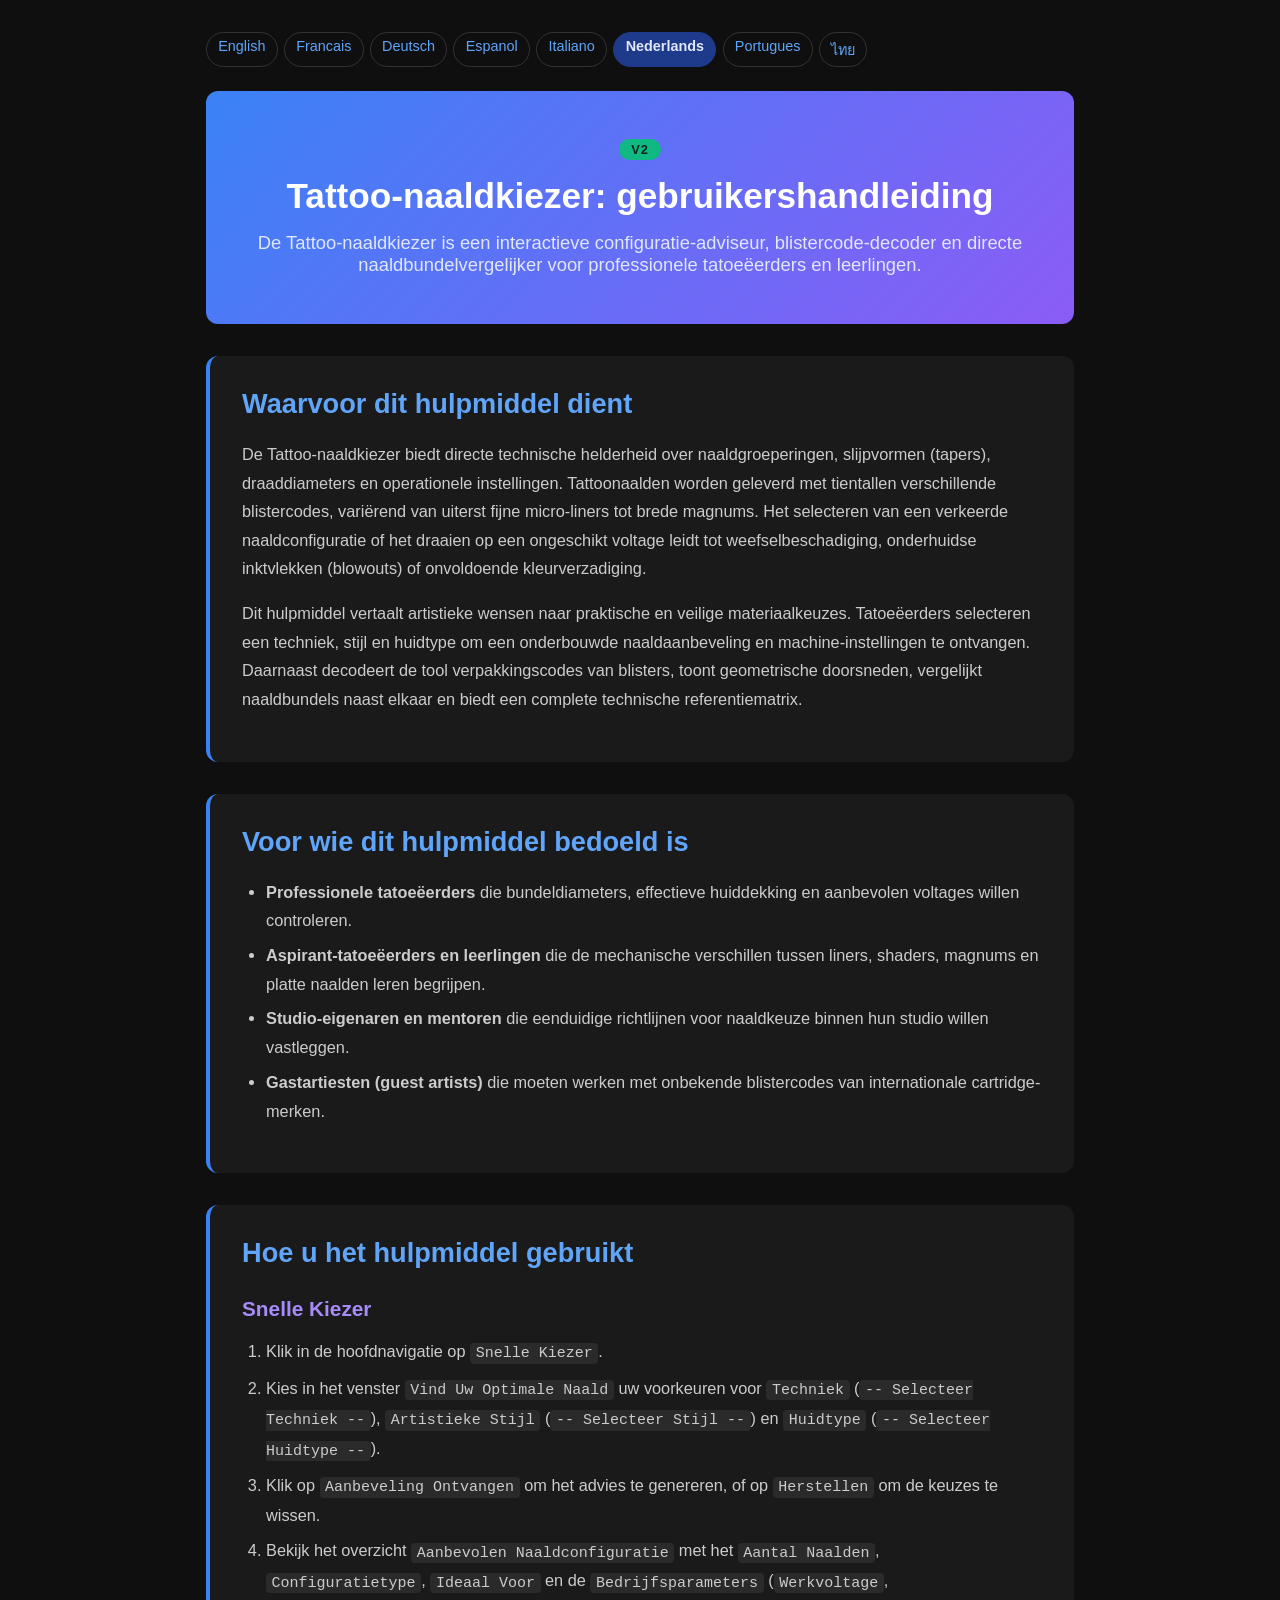
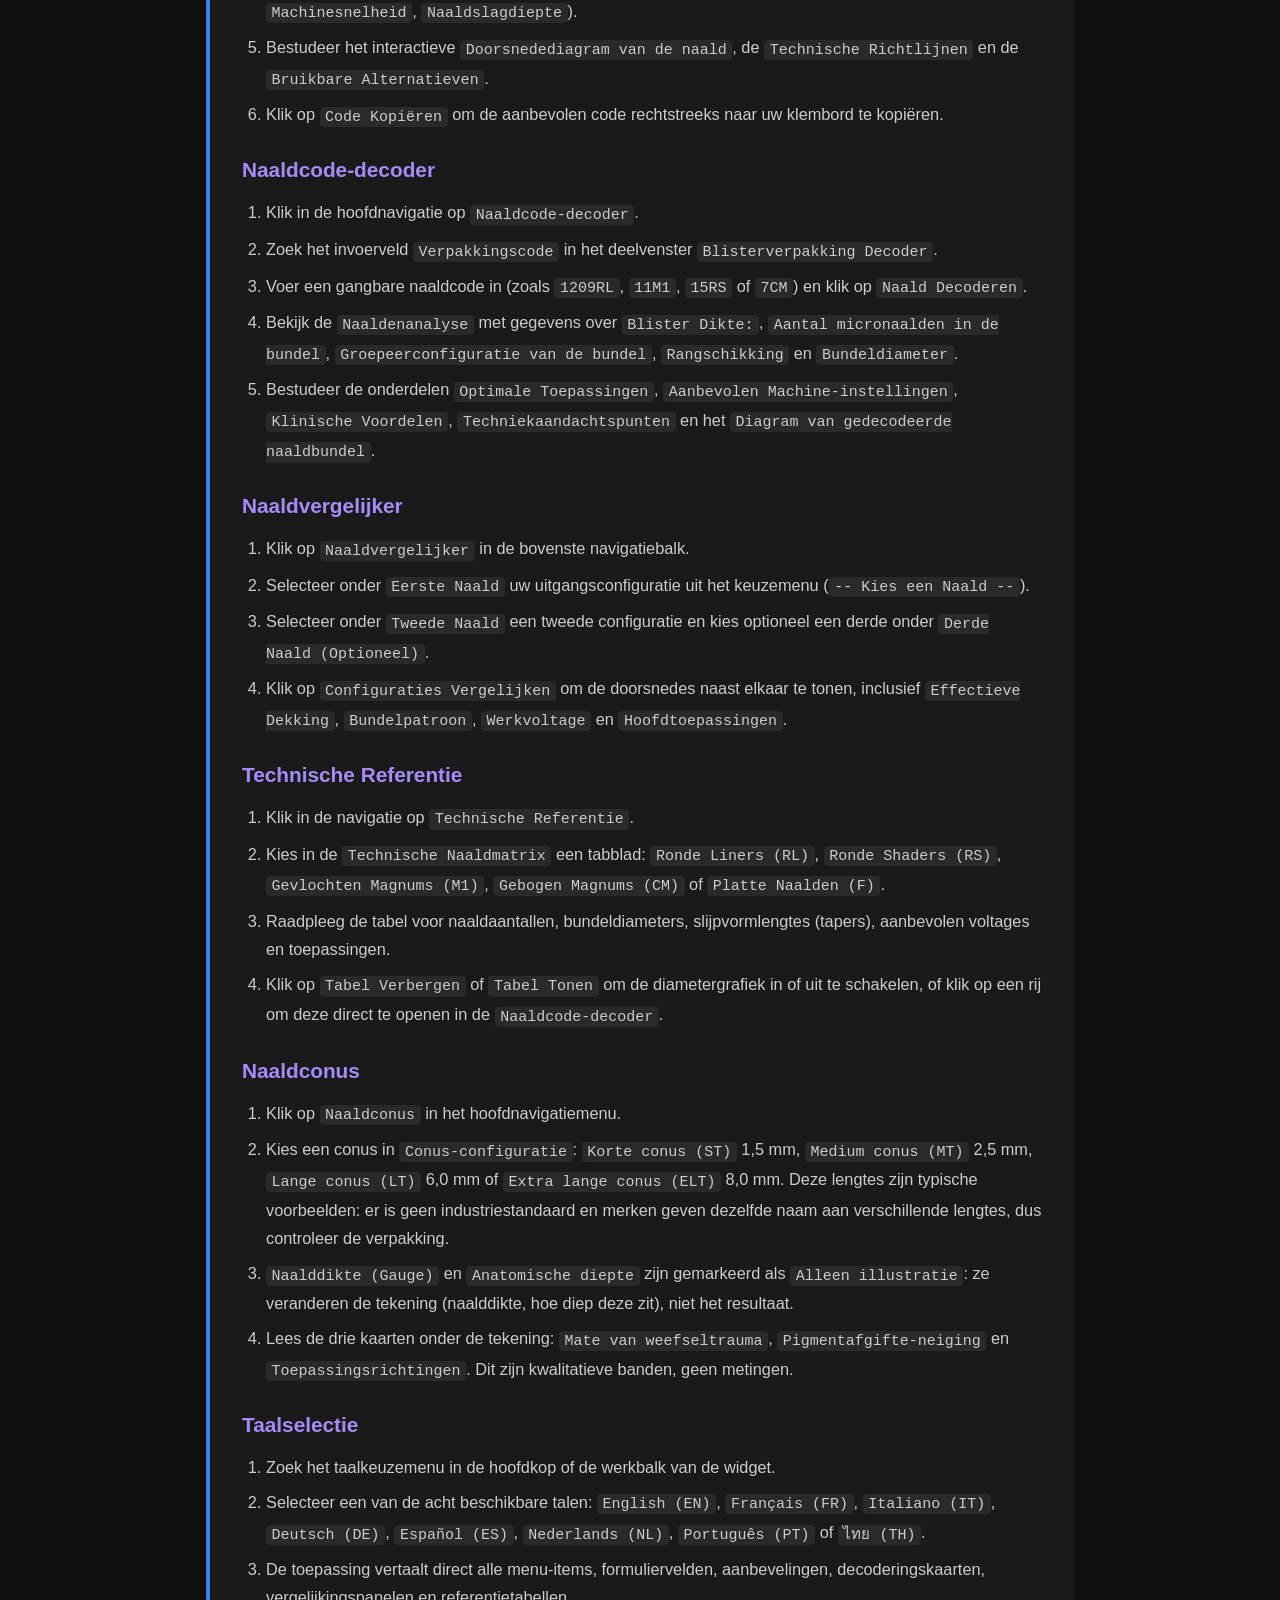
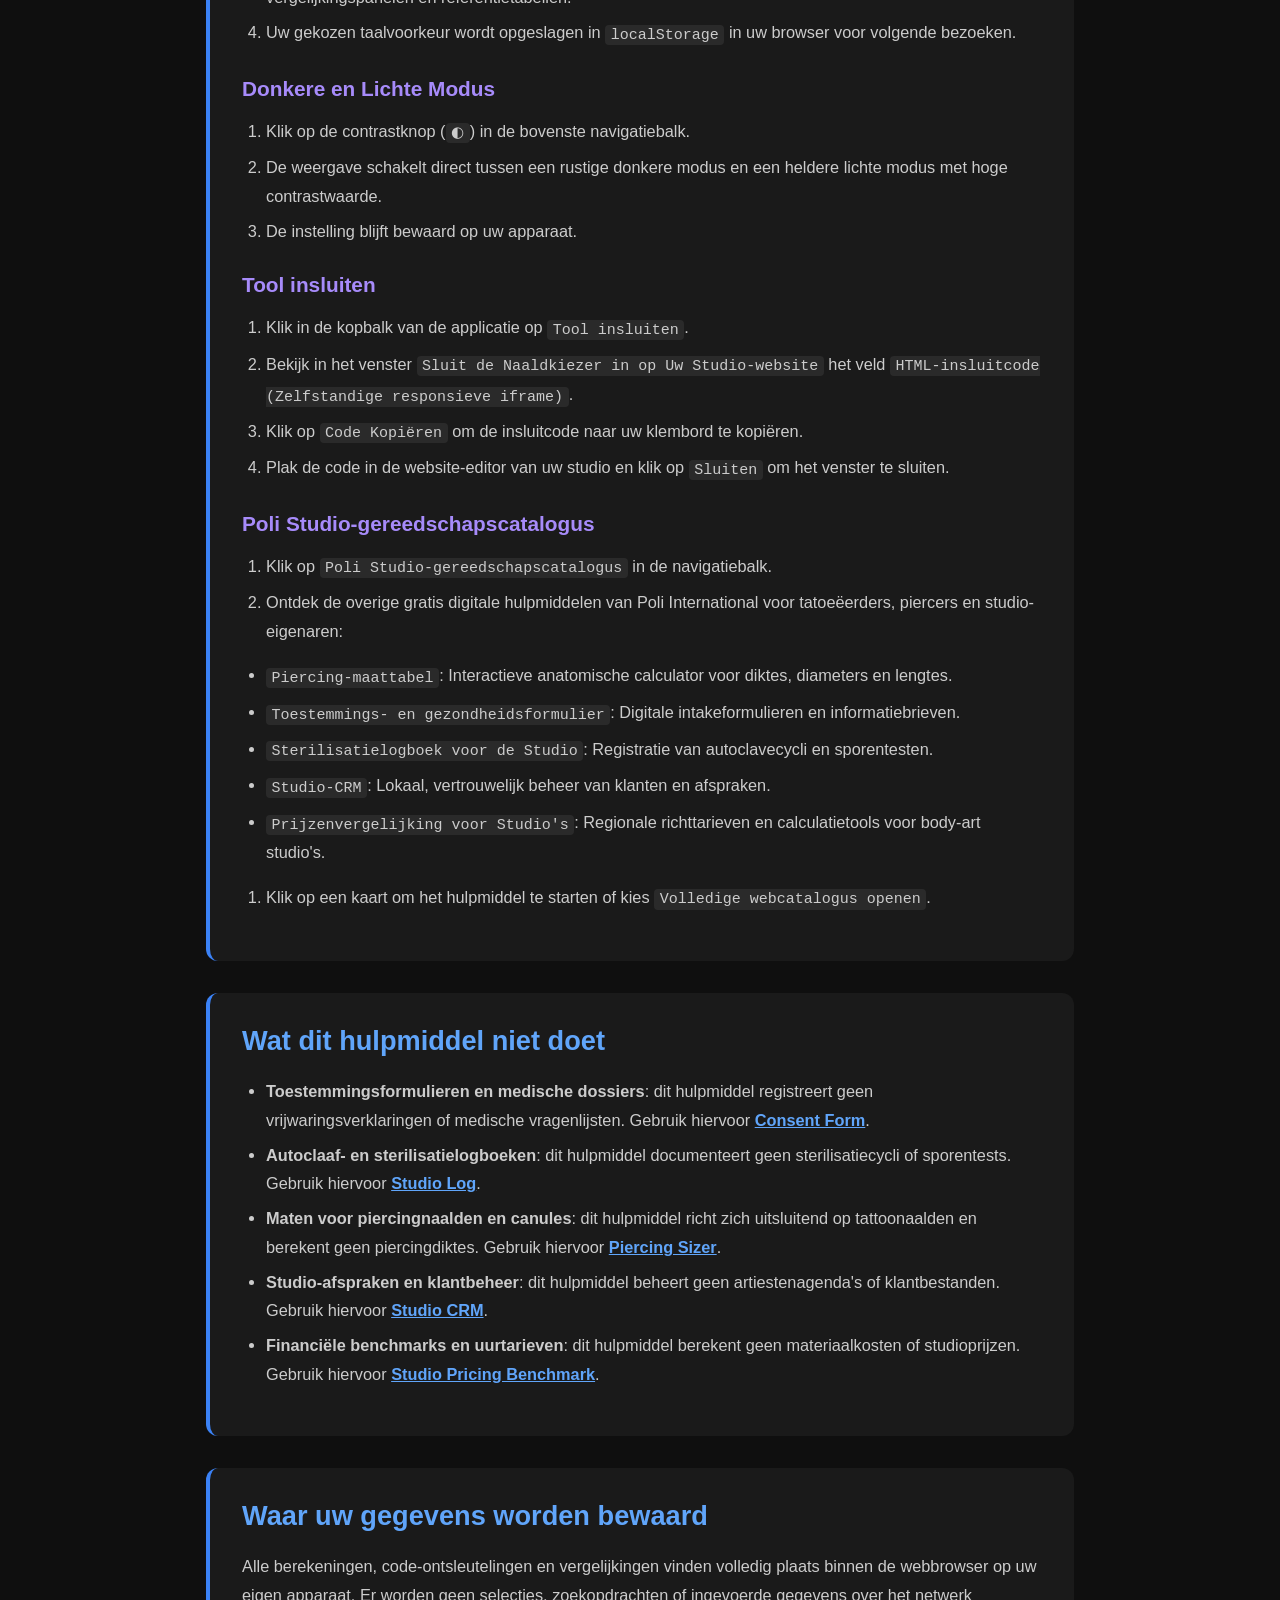
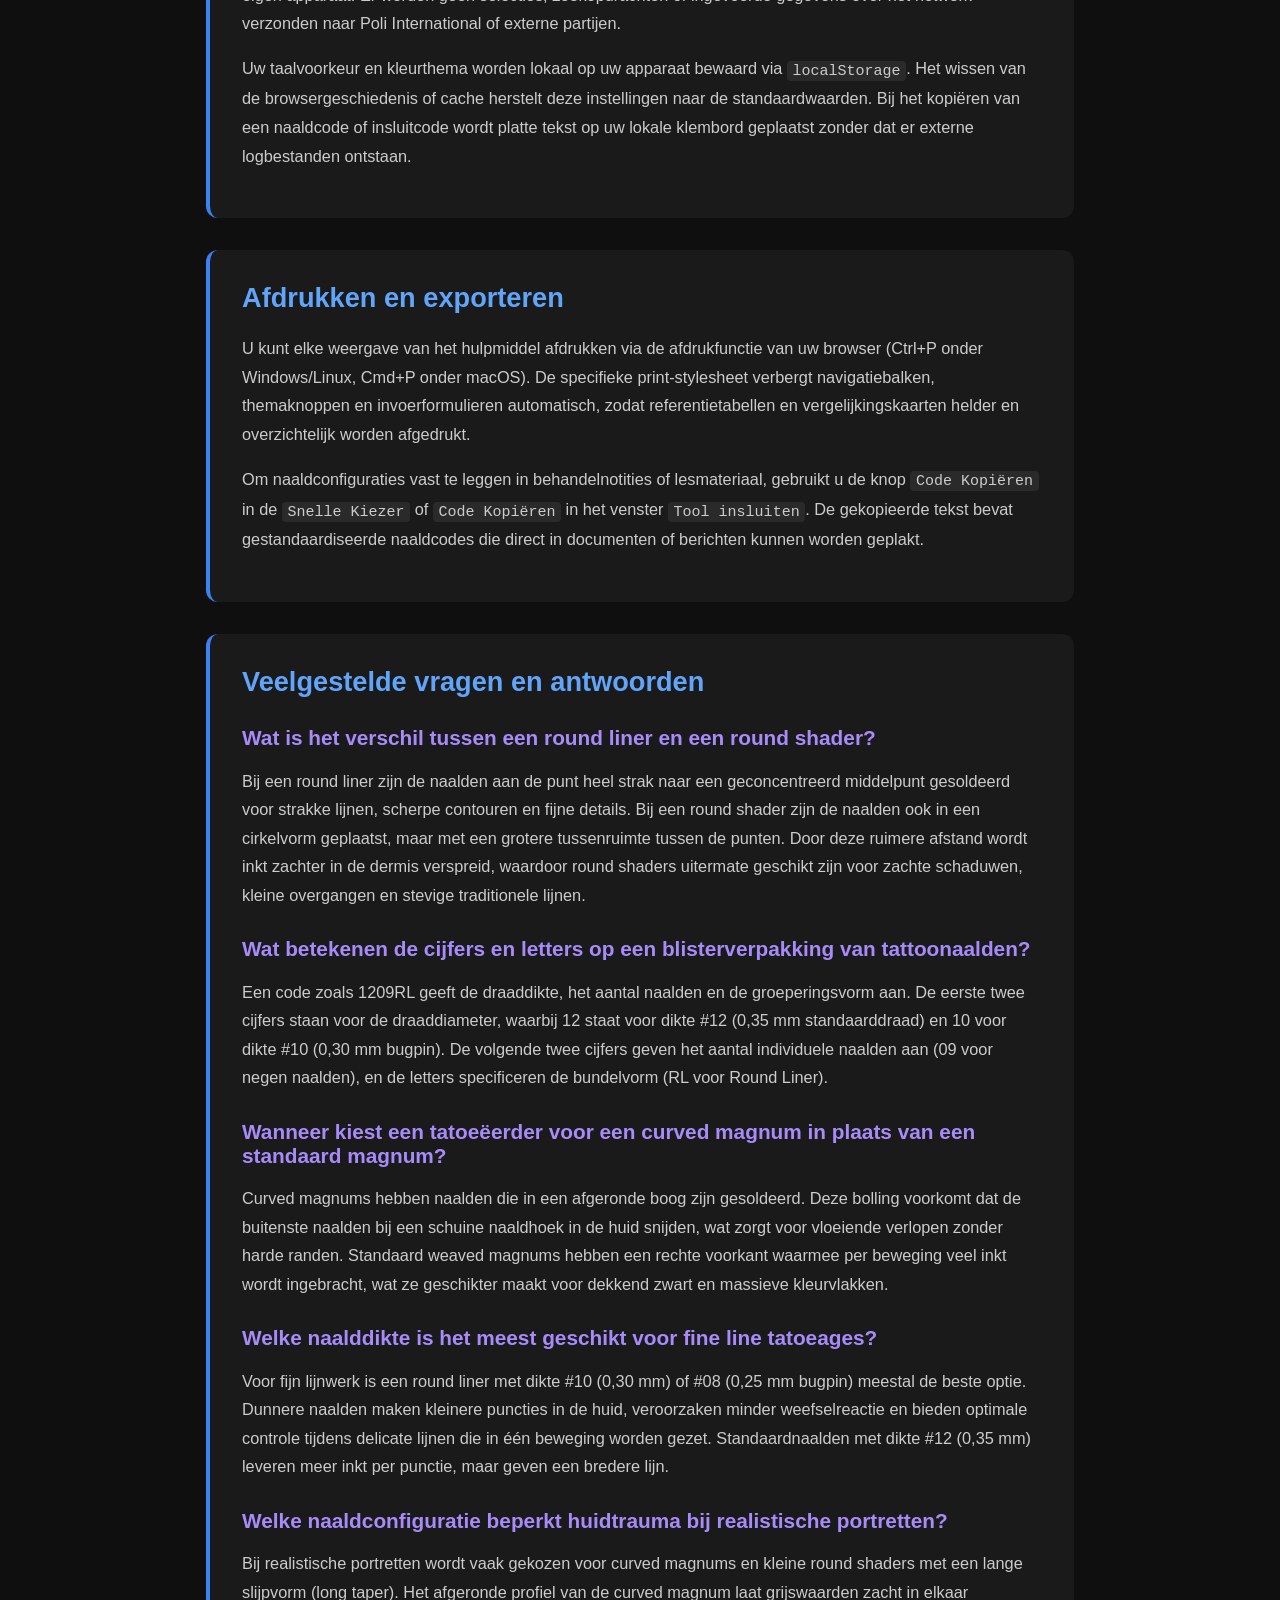
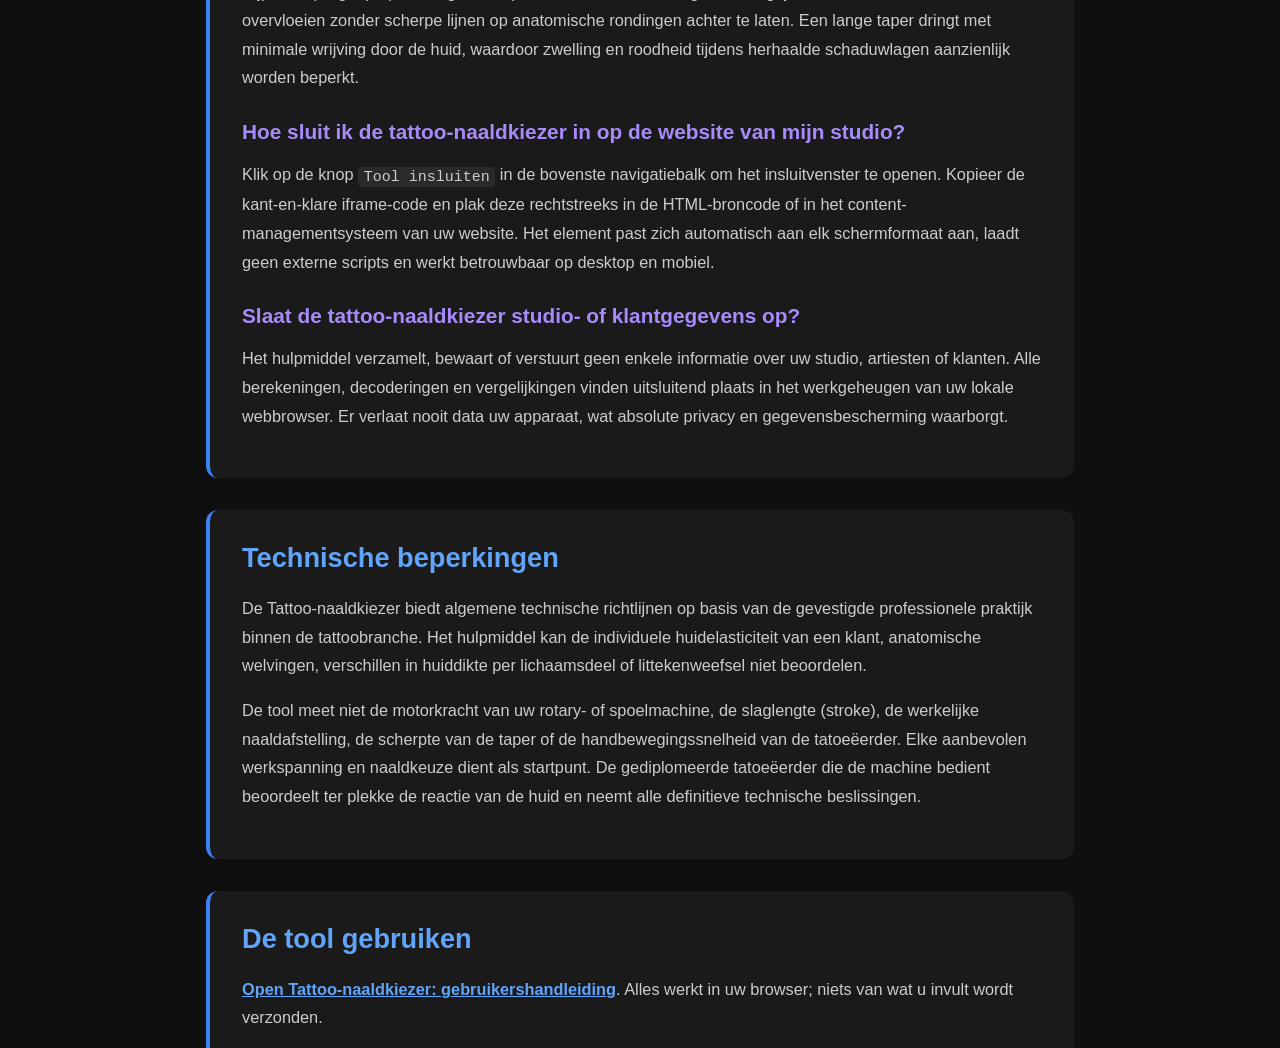
<file: documentation-nl.html>
<!DOCTYPE html>
<html lang="nl">
<head><meta name="robots" content="noindex,nofollow">
    <meta charset="UTF-8">
    <meta name="viewport" content="width=device-width, initial-scale=1.0">
    <title>Tattoo-naaldkiezer: gebruikershandleiding Documentatie | Poli International</title>
    <meta name="description" content="De Tattoo-naaldkiezer is een interactieve configuratie-adviseur, blistercode-decoder en directe naaldbundelvergelijker voor professionele tatoeëerders en leerlingen.">
    <link rel="canonical" href="https://poliinternational.com/needle-selector/">
    <style>
        body { background: #0f0f0f; color: #fff; font-family: -apple-system, BlinkMacSystemFont, "Segoe UI", Roboto, sans-serif; margin: 0; padding: 0; }
        body.in-iframe .doc-hero h1 { display: none; }
        * { box-sizing: border-box; }
        .entry-content { max-width: 900px; margin: 0 auto; padding: 2rem 1rem; }
        .doc-hero { background: linear-gradient(135deg, #3B82F6, #8B5CF6); padding: 3rem 2rem; text-align: center; border-radius: 0.75rem; margin-bottom: 2rem; }
        .doc-hero h1 { font-size: 2.2rem; margin: 0 0 1rem; font-weight: 700; }
        .doc-hero p { font-size: 1.15rem; color: #E0E7FF; margin: 0; }
        .doc-hero .v2 { display: inline-block; margin-bottom: 1rem; padding: 0.2rem 0.75rem; border-radius: 999px; background: #10B981; color: #04241a; font-weight: 800; font-size: 0.8rem; letter-spacing: 0.08em; }
        .doc-section { margin: 2rem 0; padding: 2rem; background: #1a1a1a; border-radius: 0.75rem; border-left: 4px solid #3B82F6; }
        .doc-section h2 { color: #60A5FA; font-size: 1.7rem; margin: 0 0 1.25rem; font-weight: 600; }
        .doc-section h3 { color: #A78BFA; font-size: 1.3rem; margin: 1.75rem 0 0.75rem; font-weight: 600; }
        .doc-section p, .doc-section li { color: #ccc; line-height: 1.75; font-size: 1.02rem; }
        .doc-section ul, .doc-section ol { padding-left: 1.5rem; }
        .doc-section li { margin: 0.4rem 0; }
        .doc-section code { background: #2a2a2a; padding: 0.1rem 0.35rem; border-radius: 0.25rem; font-size: 0.92em; }
        .doc-section a { color: #60A5FA; font-weight: 600; }
        .highlight-box { background: linear-gradient(135deg, #1E3A8A, #4C1D95); padding: 1.25rem 1.5rem; border-radius: 0.5rem; margin: 1.5rem 0; border-left: 4px solid #10B981; }
        .highlight-box p { color: #E0E7FF; margin: 0; }
        table { width: 100%; border-collapse: collapse; margin: 1.5rem 0; }
        th, td { padding: 0.75rem; text-align: left; border: 1px solid #333; vertical-align: top; }
        th { background: #2a2a2a; color: #60A5FA; }
        td { color: #ccc; }
        .doc-langs { display: flex; flex-wrap: wrap; gap: 0.4rem; margin: 0 0 1.5rem; font-size: 0.9rem; }
        .doc-langs a, .doc-langs span { padding: 0.3rem 0.7rem; border-radius: 999px; border: 1px solid #333; text-decoration: none; }
        .doc-langs a { color: #60A5FA; }
        .doc-langs span { background: #1E3A8A; color: #E0E7FF; border-color: #1E3A8A; font-weight: 700; }
    </style>
</head>
<body>
<script>if (window.self !== window.top) document.body.classList.add('in-iframe');</script>
    <div class="entry-content">
        <nav class="doc-langs" aria-label="Documentation language"><a lang="en" href="documentation.html">English</a><a lang="fr" href="documentation-fr.html">Francais</a><a lang="de" href="documentation-de.html">Deutsch</a><a lang="es" href="documentation-es.html">Espanol</a><a lang="it" href="documentation-it.html">Italiano</a><span lang="nl">Nederlands</span><a lang="pt" href="documentation-pt.html">Portugues</a><a lang="th" href="documentation-th.html">ไทย</a></nav>
        <div class="doc-hero">
            <span class="v2">V2</span>
            <h1>Tattoo-naaldkiezer: gebruikershandleiding</h1>
            <p>De Tattoo-naaldkiezer is een interactieve configuratie-adviseur, blistercode-decoder en directe naaldbundelvergelijker voor professionele tatoeëerders en leerlingen.</p>
        </div>
        <div class="doc-section">
        <h2>Waarvoor dit hulpmiddel dient</h2>
        <p>De Tattoo-naaldkiezer biedt directe technische helderheid over naaldgroeperingen, slijpvormen (tapers), draaddiameters en operationele instellingen. Tattoonaalden worden geleverd met tientallen verschillende blistercodes, variërend van uiterst fijne micro-liners tot brede magnums. Het selecteren van een verkeerde naaldconfiguratie of het draaien op een ongeschikt voltage leidt tot weefselbeschadiging, onderhuidse inktvlekken (blowouts) of onvoldoende kleurverzadiging.</p>
        <p>Dit hulpmiddel vertaalt artistieke wensen naar praktische en veilige materiaalkeuzes. Tatoeëerders selecteren een techniek, stijl en huidtype om een onderbouwde naaldaanbeveling en machine-instellingen te ontvangen. Daarnaast decodeert de tool verpakkingscodes van blisters, toont geometrische doorsneden, vergelijkt naaldbundels naast elkaar en biedt een complete technische referentiematrix.</p>
        </div>
        <div class="doc-section">
        <h2>Voor wie dit hulpmiddel bedoeld is</h2>
        <ul>
        <li><strong>Professionele tatoeëerders</strong> die bundeldiameters, effectieve huiddekking en aanbevolen voltages willen controleren.</li>
        <li><strong>Aspirant-tatoeëerders en leerlingen</strong> die de mechanische verschillen tussen liners, shaders, magnums en platte naalden leren begrijpen.</li>
        <li><strong>Studio-eigenaren en mentoren</strong> die eenduidige richtlijnen voor naaldkeuze binnen hun studio willen vastleggen.</li>
        <li><strong>Gastartiesten (guest artists)</strong> die moeten werken met onbekende blistercodes van internationale cartridge-merken.</li>
        </ul>
        </div>
        <div class="doc-section">
        <h2>Hoe u het hulpmiddel gebruikt</h2>
        <h3>Snelle Kiezer</h3>
        <ol>
        <li>Klik in de hoofdnavigatie op <code>Snelle Kiezer</code>.</li>
        <li>Kies in het venster <code>Vind Uw Optimale Naald</code> uw voorkeuren voor <code>Techniek</code> (<code>-- Selecteer Techniek --</code>), <code>Artistieke Stijl</code> (<code>-- Selecteer Stijl --</code>) en <code>Huidtype</code> (<code>-- Selecteer Huidtype --</code>).</li>
        <li>Klik op <code>Aanbeveling Ontvangen</code> om het advies te genereren, of op <code>Herstellen</code> om de keuzes te wissen.</li>
        <li>Bekijk het overzicht <code>Aanbevolen Naaldconfiguratie</code> met het <code>Aantal Naalden</code>, <code>Configuratietype</code>, <code>Ideaal Voor</code> en de <code>Bedrijfsparameters</code> (<code>Werkvoltage</code>, <code>Machinesnelheid</code>, <code>Naaldslagdiepte</code>).</li>
        <li>Bestudeer het interactieve <code>Doorsnedediagram van de naald</code>, de <code>Technische Richtlijnen</code> en de <code>Bruikbare Alternatieven</code>.</li>
        <li>Klik op <code>Code Kopiëren</code> om de aanbevolen code rechtstreeks naar uw klembord te kopiëren.</li>
        </ol>
        <h3>Naaldcode-decoder</h3>
        <ol>
        <li>Klik in de hoofdnavigatie op <code>Naaldcode-decoder</code>.</li>
        <li>Zoek het invoerveld <code>Verpakkingscode</code> in het deelvenster <code>Blisterverpakking Decoder</code>.</li>
        <li>Voer een gangbare naaldcode in (zoals <code>1209RL</code>, <code>11M1</code>, <code>15RS</code> of <code>7CM</code>) en klik op <code>Naald Decoderen</code>.</li>
        <li>Bekijk de <code>Naaldenanalyse</code> met gegevens over <code>Blister Dikte:</code>, <code>Aantal micronaalden in de bundel</code>, <code>Groepeerconfiguratie van de bundel</code>, <code>Rangschikking</code> en <code>Bundeldiameter</code>.</li>
        <li>Bestudeer de onderdelen <code>Optimale Toepassingen</code>, <code>Aanbevolen Machine-instellingen</code>, <code>Klinische Voordelen</code>, <code>Techniekaandachtspunten</code> en het <code>Diagram van gedecodeerde naaldbundel</code>.</li>
        </ol>
        <h3>Naaldvergelijker</h3>
        <ol>
        <li>Klik op <code>Naaldvergelijker</code> in de bovenste navigatiebalk.</li>
        <li>Selecteer onder <code>Eerste Naald</code> uw uitgangsconfiguratie uit het keuzemenu (<code>-- Kies een Naald --</code>).</li>
        <li>Selecteer onder <code>Tweede Naald</code> een tweede configuratie en kies optioneel een derde onder <code>Derde Naald (Optioneel)</code>.</li>
        <li>Klik op <code>Configuraties Vergelijken</code> om de doorsnedes naast elkaar te tonen, inclusief <code>Effectieve Dekking</code>, <code>Bundelpatroon</code>, <code>Werkvoltage</code> en <code>Hoofdtoepassingen</code>.</li>
        </ol>
        <h3>Technische Referentie</h3>
        <ol>
        <li>Klik in de navigatie op <code>Technische Referentie</code>.</li>
        <li>Kies in de <code>Technische Naaldmatrix</code> een tabblad: <code>Ronde Liners (RL)</code>, <code>Ronde Shaders (RS)</code>, <code>Gevlochten Magnums (M1)</code>, <code>Gebogen Magnums (CM)</code> of <code>Platte Naalden (F)</code>.</li>
        <li>Raadpleeg de tabel voor naaldaantallen, bundeldiameters, slijpvormlengtes (tapers), aanbevolen voltages en toepassingen.</li>
        <li>Klik op <code>Tabel Verbergen</code> of <code>Tabel Tonen</code> om de diametergrafiek in of uit te schakelen, of klik op een rij om deze direct te openen in de <code>Naaldcode-decoder</code>.</li>
        </ol>
        <h3>Naaldconus</h3>
        <ol>
        <li>Klik op <code>Naaldconus</code> in het hoofdnavigatiemenu.</li>
        <li>Kies een conus in <code>Conus-configuratie</code>: <code>Korte conus (ST)</code> 1,5 mm, <code>Medium conus (MT)</code> 2,5 mm, <code>Lange conus (LT)</code> 6,0 mm of <code>Extra lange conus (ELT)</code> 8,0 mm. Deze lengtes zijn typische voorbeelden: er is geen industriestandaard en merken geven dezelfde naam aan verschillende lengtes, dus controleer de verpakking.</li>
        <li><code>Naalddikte (Gauge)</code> en <code>Anatomische diepte</code> zijn gemarkeerd als <code>Alleen illustratie</code>: ze veranderen de tekening (naalddikte, hoe diep deze zit), niet het resultaat.</li>
        <li>Lees de drie kaarten onder de tekening: <code>Mate van weefseltrauma</code>, <code>Pigmentafgifte-neiging</code> en <code>Toepassingsrichtingen</code>. Dit zijn kwalitatieve banden, geen metingen.</li>
        </ol>
        <h3>Taalselectie</h3>
        <ol>
        <li>Zoek het taalkeuzemenu in de hoofdkop of de werkbalk van de widget.</li>
        <li>Selecteer een van de acht beschikbare talen: <code>English (EN)</code>, <code>Français (FR)</code>, <code>Italiano (IT)</code>, <code>Deutsch (DE)</code>, <code>Español (ES)</code>, <code>Nederlands (NL)</code>, <code>Português (PT)</code> of <code>ไทย (TH)</code>.</li>
        <li>De toepassing vertaalt direct alle menu-items, formuliervelden, aanbevelingen, decoderingskaarten, vergelijkingspanelen en referentietabellen.</li>
        <li>Uw gekozen taalvoorkeur wordt opgeslagen in <code>localStorage</code> in uw browser voor volgende bezoeken.</li>
        </ol>
        <h3>Donkere en Lichte Modus</h3>
        <ol>
        <li>Klik op de contrastknop (<code>◐</code>) in de bovenste navigatiebalk.</li>
        <li>De weergave schakelt direct tussen een rustige donkere modus en een heldere lichte modus met hoge contrastwaarde.</li>
        <li>De instelling blijft bewaard op uw apparaat.</li>
        </ol>
        <h3>Tool insluiten</h3>
        <ol>
        <li>Klik in de kopbalk van de applicatie op <code>Tool insluiten</code>.</li>
        <li>Bekijk in het venster <code>Sluit de Naaldkiezer in op Uw Studio-website</code> het veld <code>HTML-insluitcode (Zelfstandige responsieve iframe)</code>.</li>
        <li>Klik op <code>Code Kopiëren</code> om de insluitcode naar uw klembord te kopiëren.</li>
        <li>Plak de code in de website-editor van uw studio en klik op <code>Sluiten</code> om het venster te sluiten.</li>
        </ol>
        <h3>Poli Studio-gereedschapscatalogus</h3>
        <ol>
        <li>Klik op <code>Poli Studio-gereedschapscatalogus</code> in de navigatiebalk.</li>
        <li>Ontdek de overige gratis digitale hulpmiddelen van Poli International voor tatoeëerders, piercers en studio-eigenaren:</li>
        </ol>
        <ul>
        <li><code>Piercing-maattabel</code>: Interactieve anatomische calculator voor diktes, diameters en lengtes.</li>
        <li><code>Toestemmings- en gezondheidsformulier</code>: Digitale intakeformulieren en informatiebrieven.</li>
        <li><code>Sterilisatielogboek voor de Studio</code>: Registratie van autoclavecycli en sporentesten.</li>
        <li><code>Studio-CRM</code>: Lokaal, vertrouwelijk beheer van klanten en afspraken.</li>
        <li><code>Prijzenvergelijking voor Studio's</code>: Regionale richttarieven en calculatietools voor body-art studio's.</li>
        </ul>
        <ol>
        <li>Klik op een kaart om het hulpmiddel te starten of kies <code>Volledige webcatalogus openen</code>.</li>
        </ol>
        </div>
        <div class="doc-section">
        <h2>Wat dit hulpmiddel niet doet</h2>
        <ul>
        <li><strong>Toestemmingsformulieren en medische dossiers</strong>: dit hulpmiddel registreert geen vrijwaringsverklaringen of medische vragenlijsten. Gebruik hiervoor <a href="https://poliinternational.com/form-builder/" target="_top">Consent Form</a>.</li>
        <li><strong>Autoclaaf- en sterilisatielogboeken</strong>: dit hulpmiddel documenteert geen sterilisatiecycli of sporentests. Gebruik hiervoor <a href="https://poliinternational.com/autoclave-calculator/" target="_top">Studio Log</a>.</li>
        <li><strong>Maten voor piercingnaalden en canules</strong>: dit hulpmiddel richt zich uitsluitend op tattoonaalden en berekent geen piercingdiktes. Gebruik hiervoor <a href="https://poliinternational.com/jewelry-size-visualizer/" target="_top">Piercing Sizer</a>.</li>
        <li><strong>Studio-afspraken en klantbeheer</strong>: dit hulpmiddel beheert geen artiestenagenda's of klantbestanden. Gebruik hiervoor <a href="https://poliinternational.com/studio-crm/" target="_top">Studio CRM</a>.</li>
        <li><strong>Financiële benchmarks en uurtarieven</strong>: dit hulpmiddel berekent geen materiaalkosten of studioprijzen. Gebruik hiervoor <a href="https://poliinternational.com/studio-pricing-benchmark/" target="_top">Studio Pricing Benchmark</a>.</li>
        </ul>
        </div>
        <div class="doc-section">
        <h2>Waar uw gegevens worden bewaard</h2>
        <p>Alle berekeningen, code-ontsleutelingen en vergelijkingen vinden volledig plaats binnen de webbrowser op uw eigen apparaat. Er worden geen selecties, zoekopdrachten of ingevoerde gegevens over het netwerk verzonden naar Poli International of externe partijen.</p>
        <p>Uw taalvoorkeur en kleurthema worden lokaal op uw apparaat bewaard via <code>localStorage</code>. Het wissen van de browsergeschiedenis of cache herstelt deze instellingen naar de standaardwaarden. Bij het kopiëren van een naaldcode of insluitcode wordt platte tekst op uw lokale klembord geplaatst zonder dat er externe logbestanden ontstaan.</p>
        </div>
        <div class="doc-section">
        <h2>Afdrukken en exporteren</h2>
        <p>U kunt elke weergave van het hulpmiddel afdrukken via de afdrukfunctie van uw browser (Ctrl+P onder Windows/Linux, Cmd+P onder macOS). De specifieke print-stylesheet verbergt navigatiebalken, themaknoppen en invoerformulieren automatisch, zodat referentietabellen en vergelijkingskaarten helder en overzichtelijk worden afgedrukt.</p>
        <p>Om naaldconfiguraties vast te leggen in behandelnotities of lesmateriaal, gebruikt u de knop <code>Code Kopiëren</code> in de <code>Snelle Kiezer</code> of <code>Code Kopiëren</code> in het venster <code>Tool insluiten</code>. De gekopieerde tekst bevat gestandaardiseerde naaldcodes die direct in documenten of berichten kunnen worden geplakt.</p>
        </div>
        <div class="doc-section">
        <h2>Veelgestelde vragen en antwoorden</h2>
        <h3>Wat is het verschil tussen een round liner en een round shader?</h3>
        <p>Bij een round liner zijn de naalden aan de punt heel strak naar een geconcentreerd middelpunt gesoldeerd voor strakke lijnen, scherpe contouren en fijne details. Bij een round shader zijn de naalden ook in een cirkelvorm geplaatst, maar met een grotere tussenruimte tussen de punten. Door deze ruimere afstand wordt inkt zachter in de dermis verspreid, waardoor round shaders uitermate geschikt zijn voor zachte schaduwen, kleine overgangen en stevige traditionele lijnen.</p>
        <h3>Wat betekenen de cijfers en letters op een blisterverpakking van tattoonaalden?</h3>
        <p>Een code zoals 1209RL geeft de draaddikte, het aantal naalden en de groeperingsvorm aan. De eerste twee cijfers staan voor de draaddiameter, waarbij 12 staat voor dikte #12 (0,35 mm standaarddraad) en 10 voor dikte #10 (0,30 mm bugpin). De volgende twee cijfers geven het aantal individuele naalden aan (09 voor negen naalden), en de letters specificeren de bundelvorm (RL voor Round Liner).</p>
        <h3>Wanneer kiest een tatoeëerder voor een curved magnum in plaats van een standaard magnum?</h3>
        <p>Curved magnums hebben naalden die in een afgeronde boog zijn gesoldeerd. Deze bolling voorkomt dat de buitenste naalden bij een schuine naaldhoek in de huid snijden, wat zorgt voor vloeiende verlopen zonder harde randen. Standaard weaved magnums hebben een rechte voorkant waarmee per beweging veel inkt wordt ingebracht, wat ze geschikter maakt voor dekkend zwart en massieve kleurvlakken.</p>
        <h3>Welke naalddikte is het meest geschikt voor fine line tatoeages?</h3>
        <p>Voor fijn lijnwerk is een round liner met dikte #10 (0,30 mm) of #08 (0,25 mm bugpin) meestal de beste optie. Dunnere naalden maken kleinere puncties in de huid, veroorzaken minder weefselreactie en bieden optimale controle tijdens delicate lijnen die in één beweging worden gezet. Standaardnaalden met dikte #12 (0,35 mm) leveren meer inkt per punctie, maar geven een bredere lijn.</p>
        <h3>Welke naaldconfiguratie beperkt huidtrauma bij realistische portretten?</h3>
        <p>Bij realistische portretten wordt vaak gekozen voor curved magnums en kleine round shaders met een lange slijpvorm (long taper). Het afgeronde profiel van de curved magnum laat grijswaarden zacht in elkaar overvloeien zonder scherpe lijnen op anatomische rondingen achter te laten. Een lange taper dringt met minimale wrijving door de huid, waardoor zwelling en roodheid tijdens herhaalde schaduwlagen aanzienlijk worden beperkt.</p>
        <h3>Hoe sluit ik de tattoo-naaldkiezer in op de website van mijn studio?</h3>
        <p>Klik op de knop <code>Tool insluiten</code> in de bovenste navigatiebalk om het insluitvenster te openen. Kopieer de kant-en-klare iframe-code en plak deze rechtstreeks in de HTML-broncode of in het content-managementsysteem van uw website. Het element past zich automatisch aan elk schermformaat aan, laadt geen externe scripts en werkt betrouwbaar op desktop en mobiel.</p>
        <h3>Slaat de tattoo-naaldkiezer studio- of klantgegevens op?</h3>
        <p>Het hulpmiddel verzamelt, bewaart of verstuurt geen enkele informatie over uw studio, artiesten of klanten. Alle berekeningen, decoderingen en vergelijkingen vinden uitsluitend plaats in het werkgeheugen van uw lokale webbrowser. Er verlaat nooit data uw apparaat, wat absolute privacy en gegevensbescherming waarborgt.</p>
        </div>
        <div class="doc-section">
        <h2>Technische beperkingen</h2>
        <p>De Tattoo-naaldkiezer biedt algemene technische richtlijnen op basis van de gevestigde professionele praktijk binnen de tattoobranche. Het hulpmiddel kan de individuele huidelasticiteit van een klant, anatomische welvingen, verschillen in huiddikte per lichaamsdeel of littekenweefsel niet beoordelen.</p>
        <p>De tool meet niet de motorkracht van uw rotary- of spoelmachine, de slaglengte (stroke), de werkelijke naaldafstelling, de scherpte van de taper of de handbewegingssnelheid van de tatoeëerder. Elke aanbevolen werkspanning en naaldkeuze dient als startpunt. De gediplomeerde tatoeëerder die de machine bedient beoordeelt ter plekke de reactie van de huid en neemt alle definitieve technische beslissingen.</p>
        </div>
        <div class="doc-section">
            <h2>De tool gebruiken</h2>
            <p><a href="https://poliinternational.com/needle-selector/" target="_top">Open Tattoo-naaldkiezer: gebruikershandleiding</a>. Alles werkt in uw browser; niets van wat u invult wordt verzonden.</p>
        </div>
    </div>
</body>
</html>
</file>
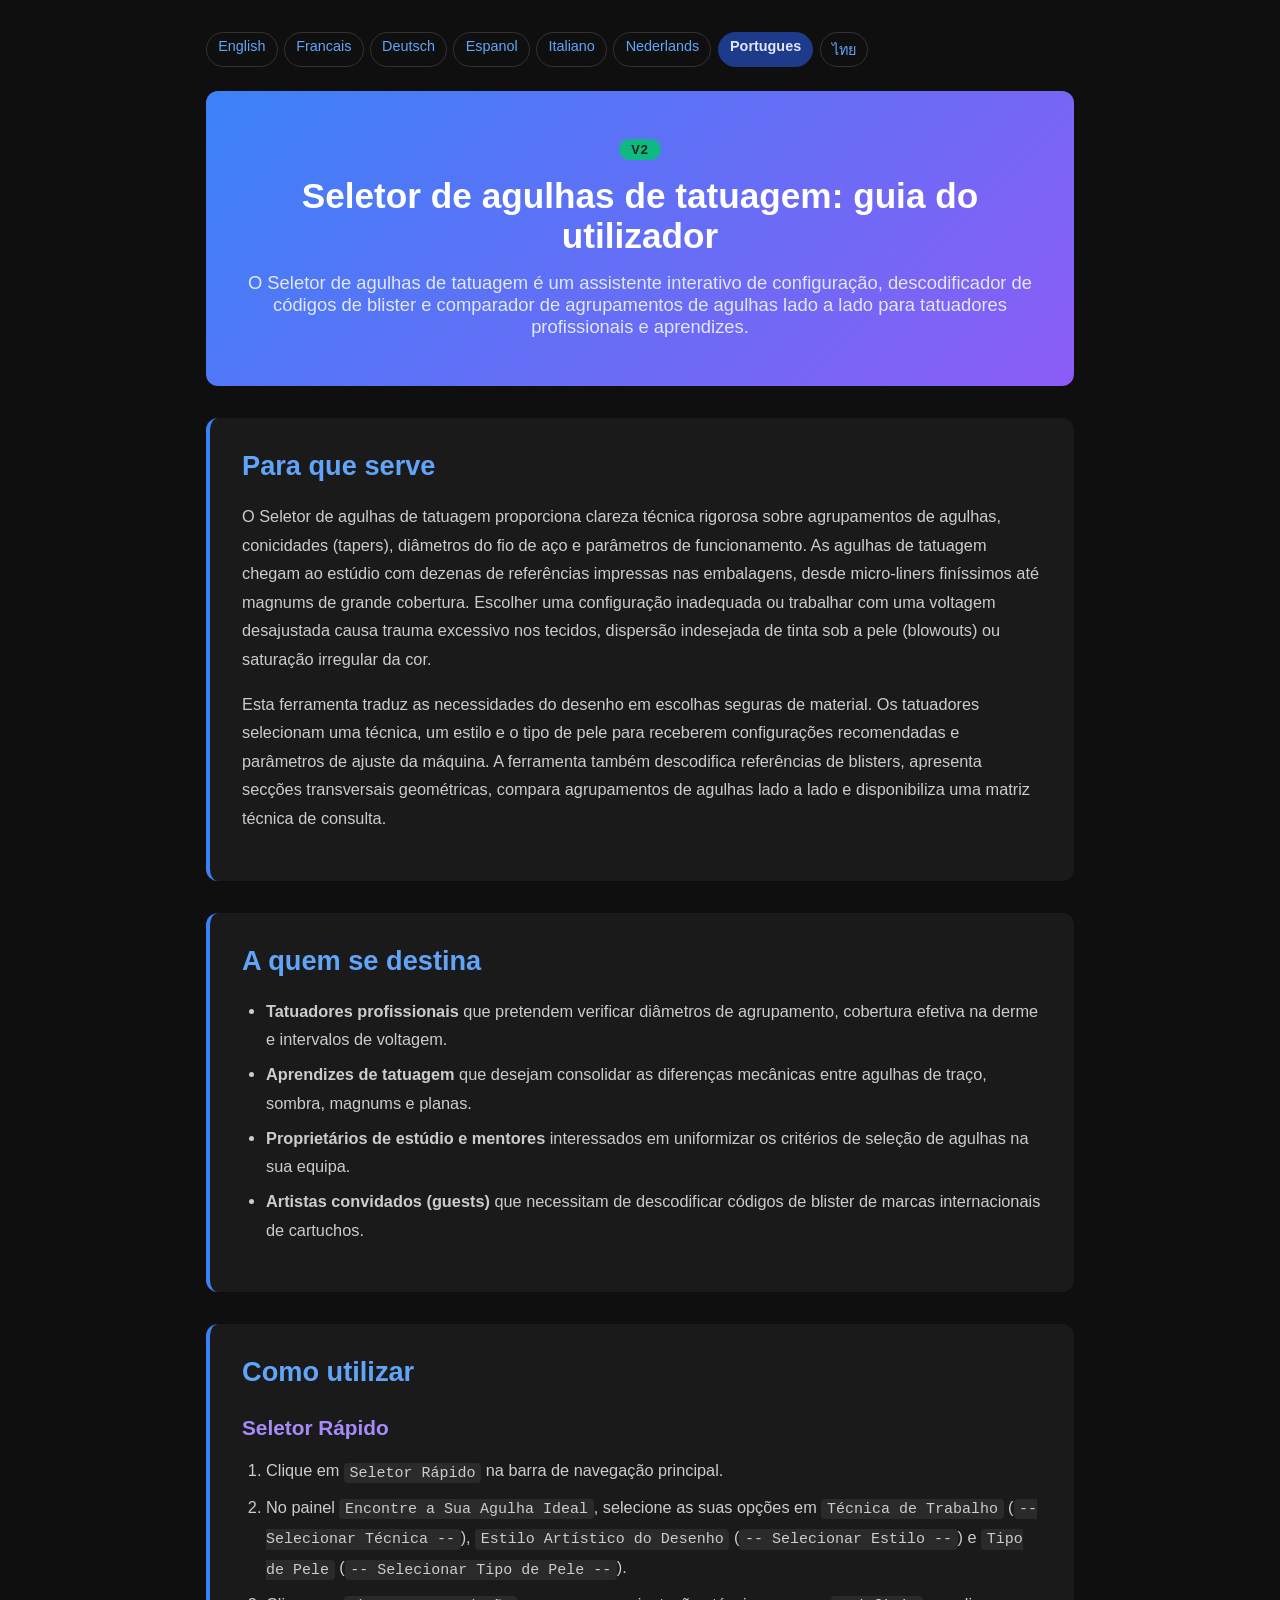
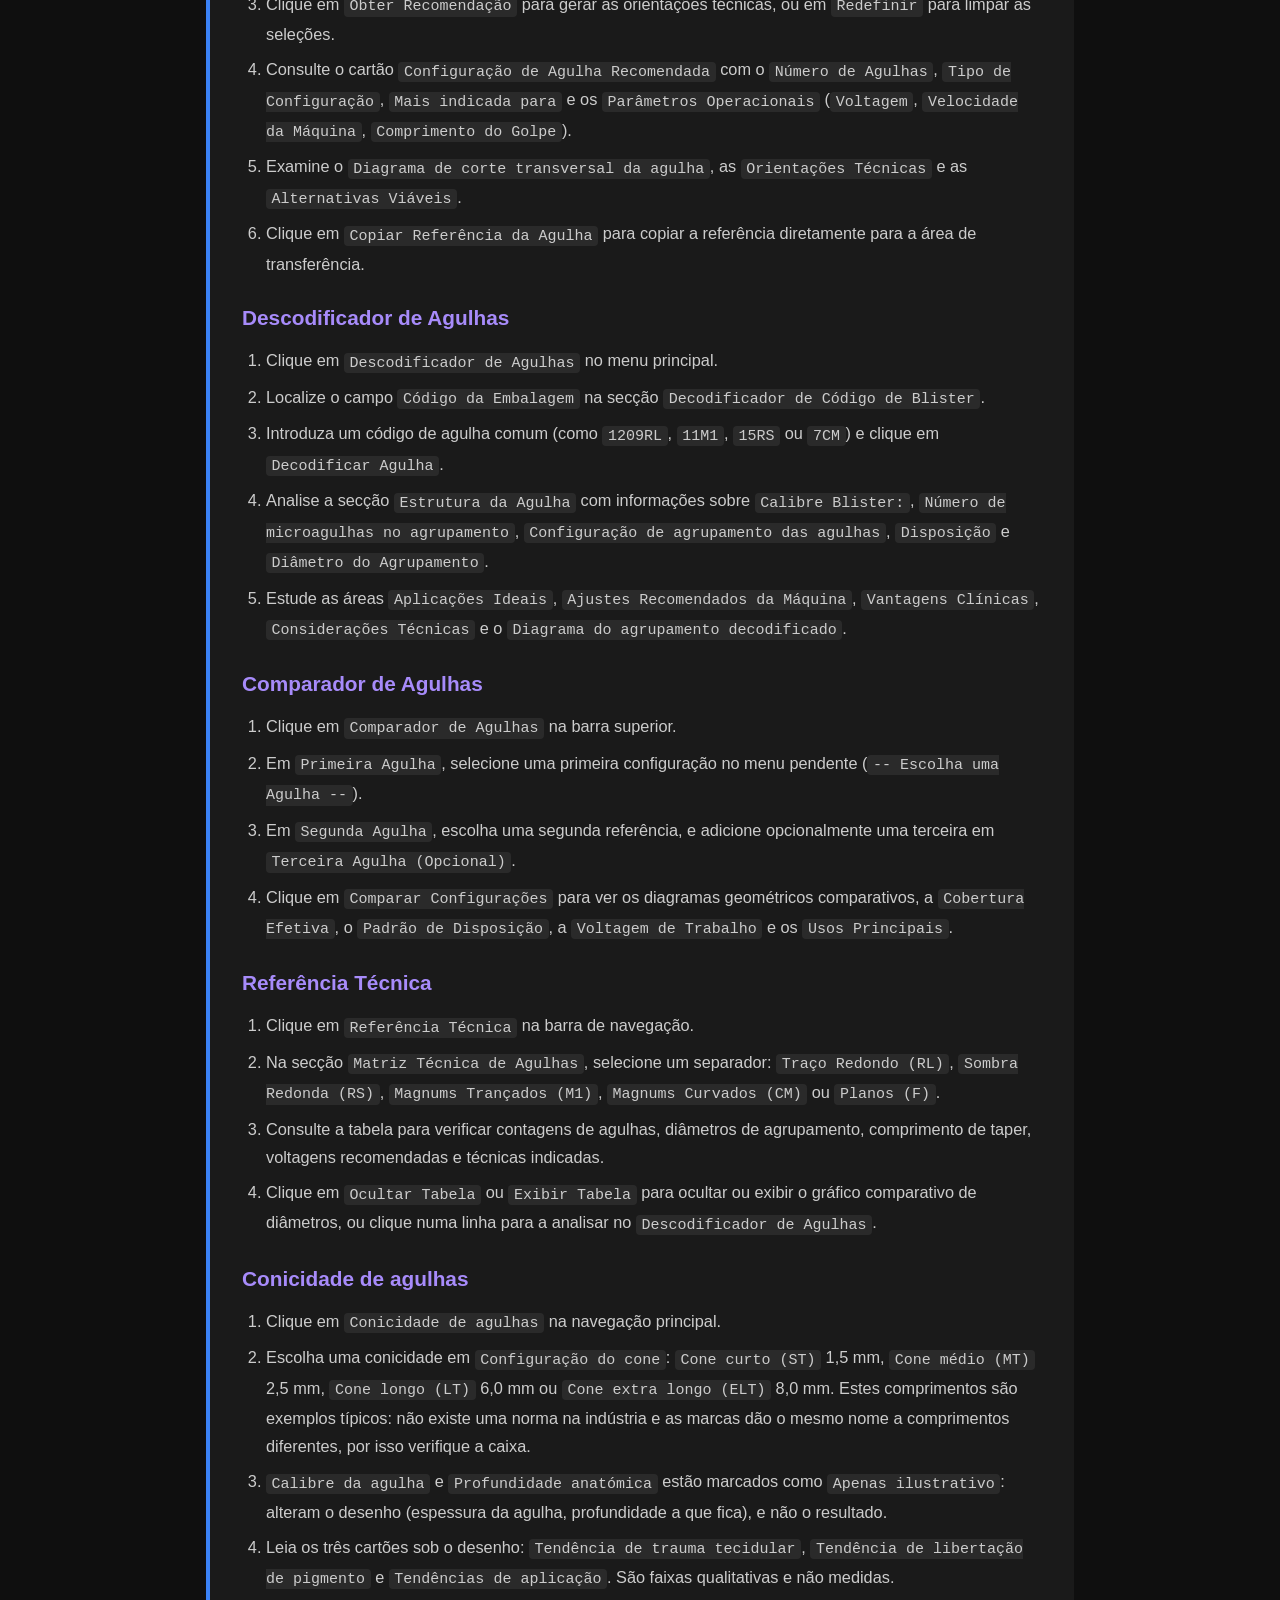
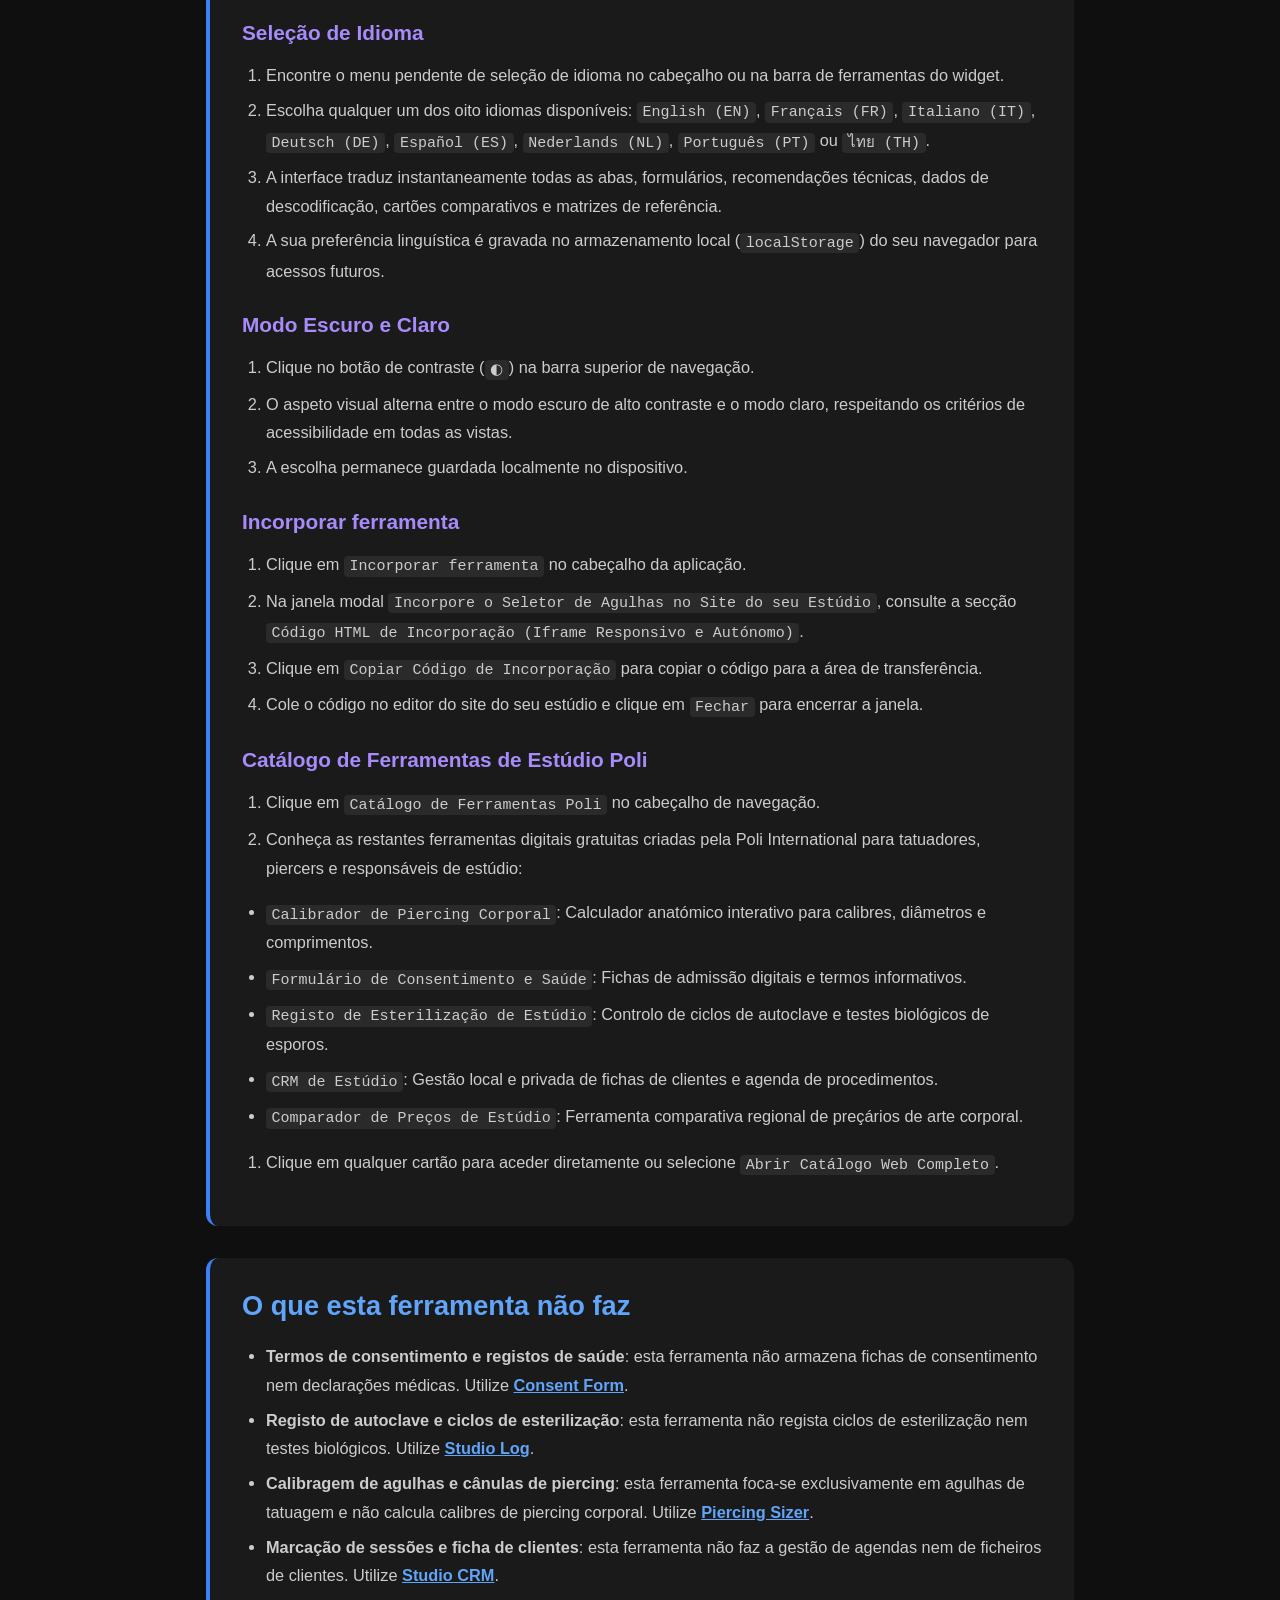
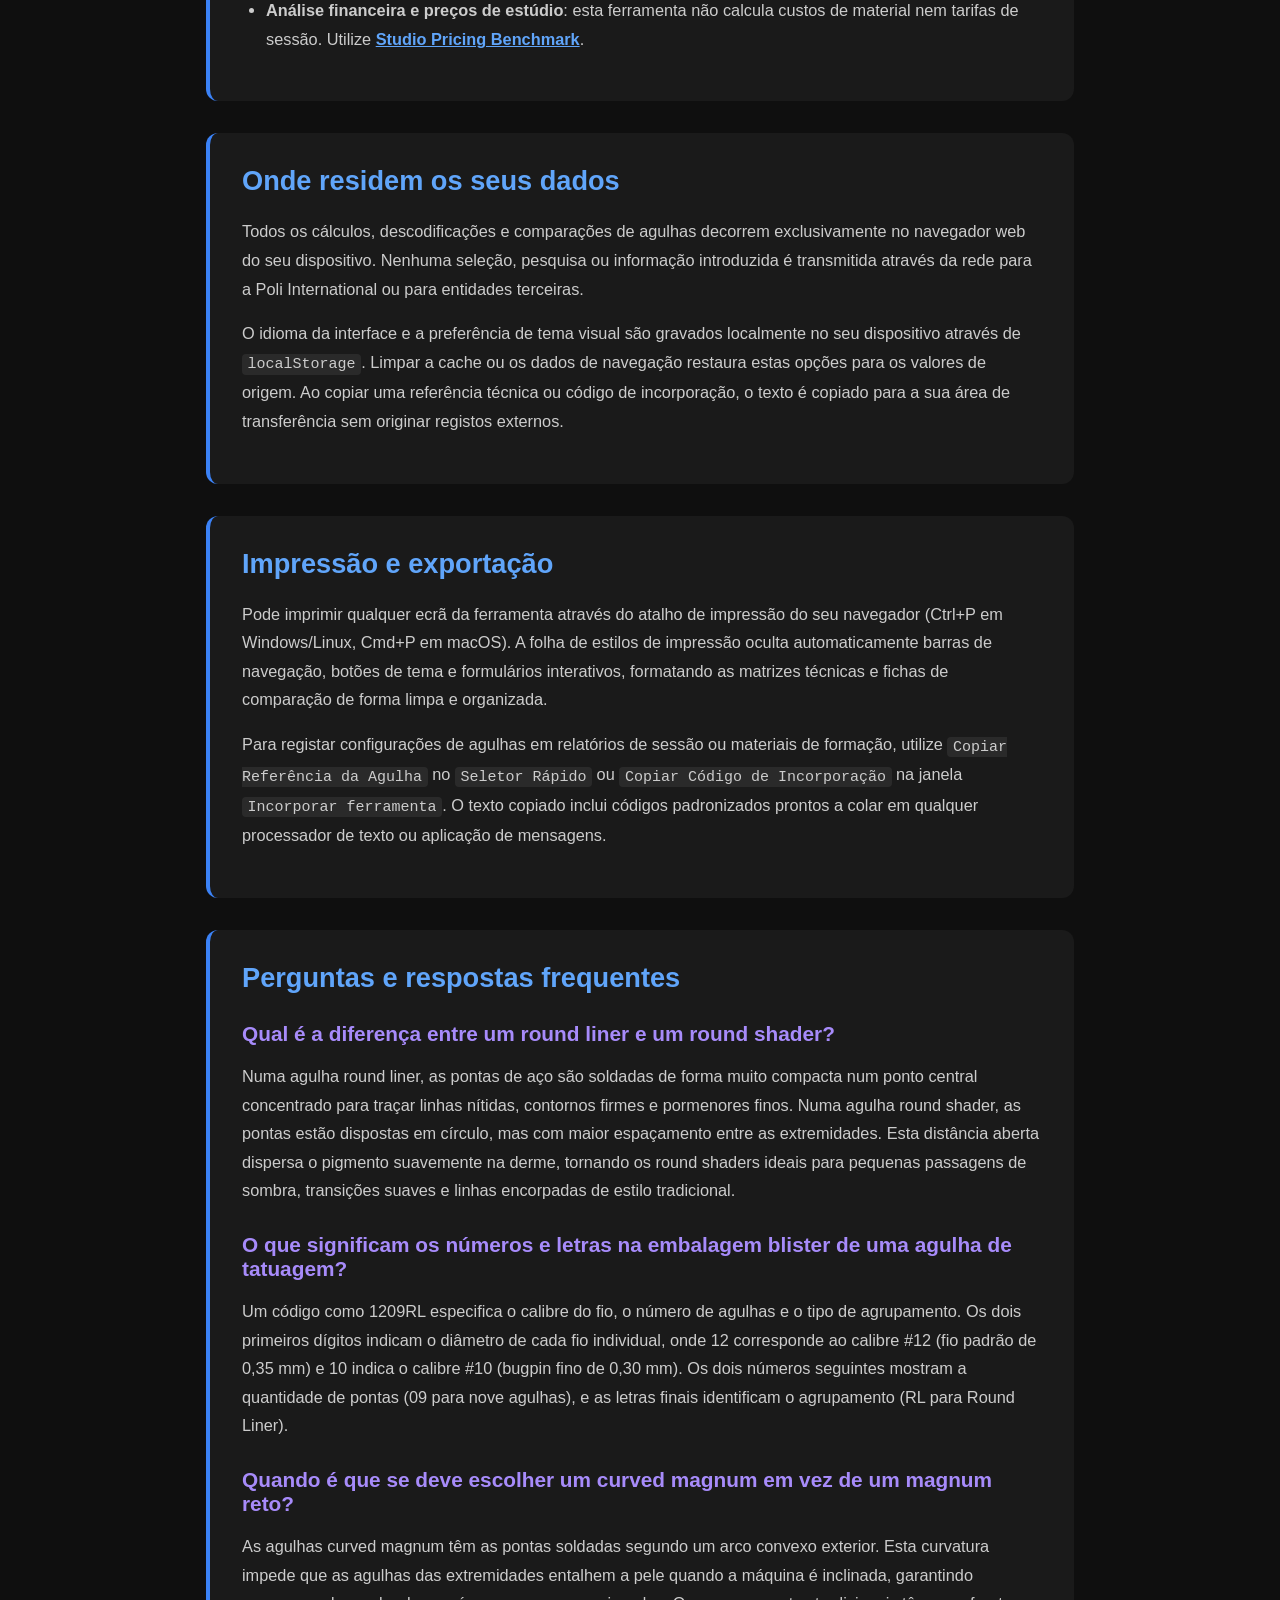
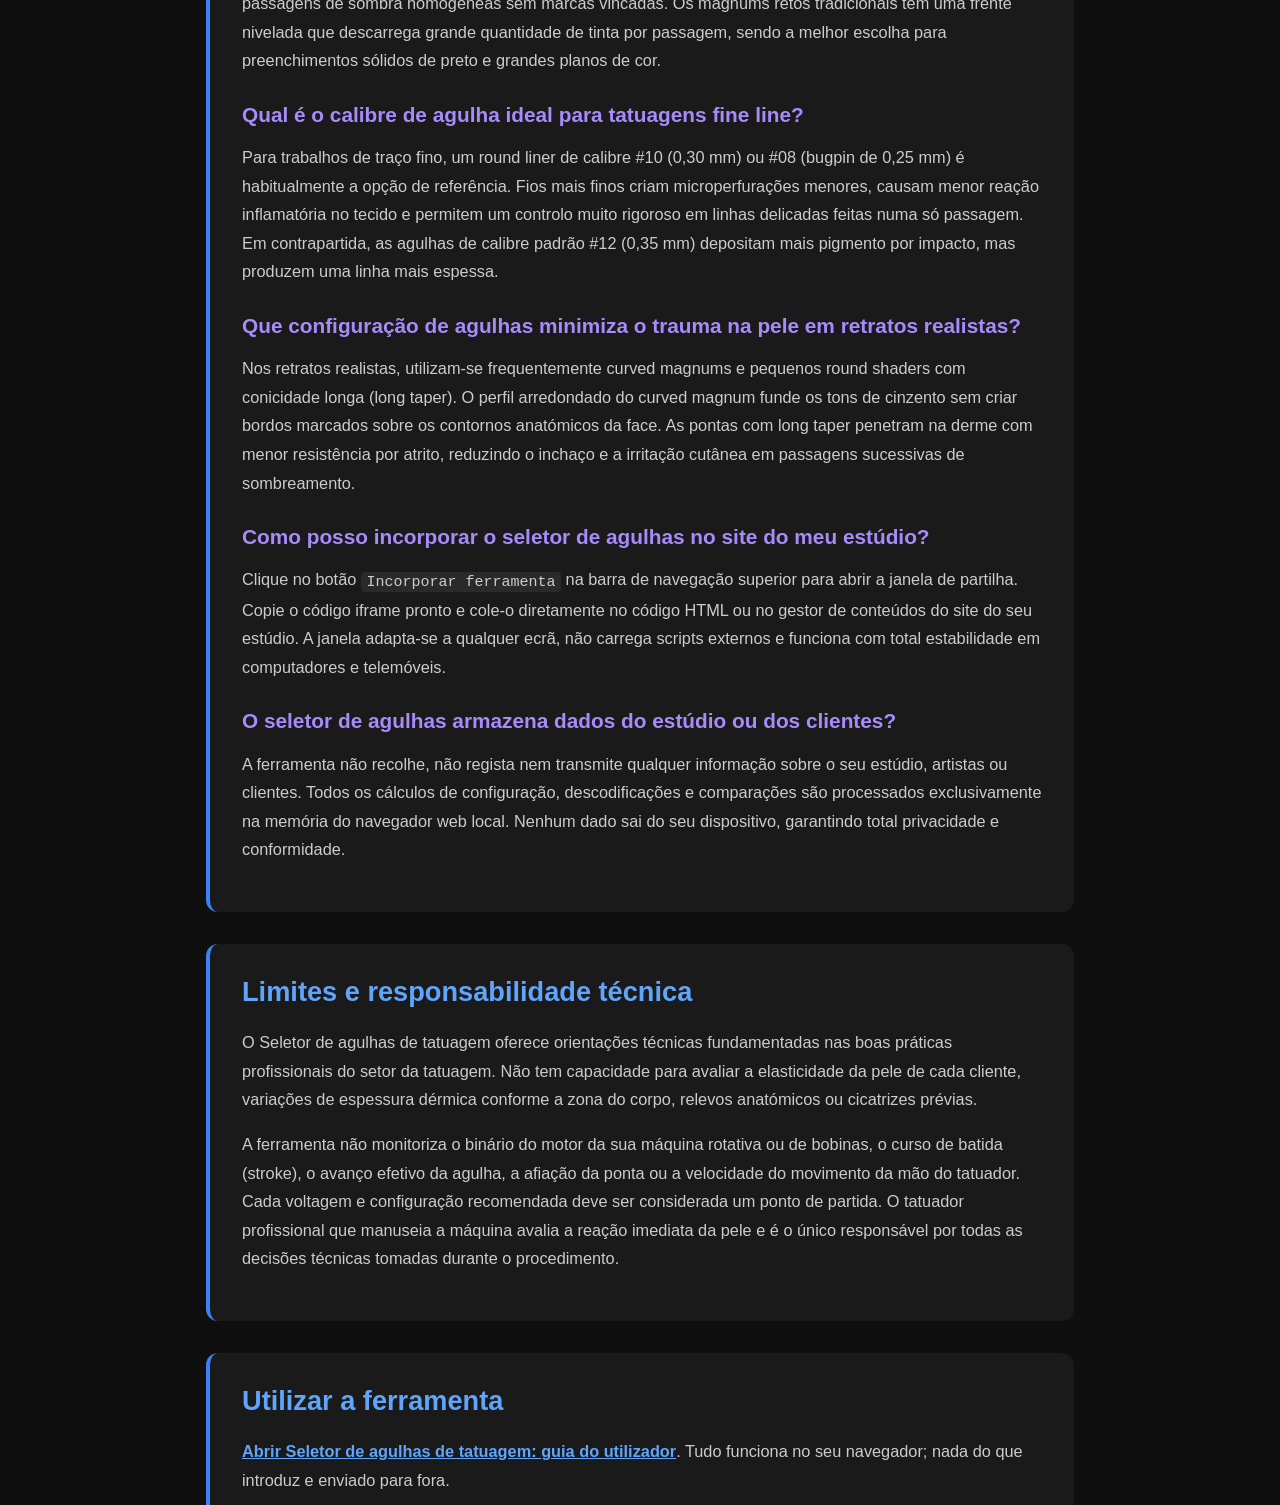
<file: documentation-pt.html>
<!DOCTYPE html>
<html lang="pt">
<head><meta name="robots" content="noindex,nofollow">
    <meta charset="UTF-8">
    <meta name="viewport" content="width=device-width, initial-scale=1.0">
    <title>Seletor de agulhas de tatuagem: guia do utilizador Documentacao | Poli International</title>
    <meta name="description" content="O Seletor de agulhas de tatuagem é um assistente interativo de configuração, descodificador de códigos de blister e comparador de agrupamentos de agulhas lado a lado para tatuadores profissionais e aprendizes.">
    <link rel="canonical" href="https://poliinternational.com/needle-selector/">
    <style>
        body { background: #0f0f0f; color: #fff; font-family: -apple-system, BlinkMacSystemFont, "Segoe UI", Roboto, sans-serif; margin: 0; padding: 0; }
        body.in-iframe .doc-hero h1 { display: none; }
        * { box-sizing: border-box; }
        .entry-content { max-width: 900px; margin: 0 auto; padding: 2rem 1rem; }
        .doc-hero { background: linear-gradient(135deg, #3B82F6, #8B5CF6); padding: 3rem 2rem; text-align: center; border-radius: 0.75rem; margin-bottom: 2rem; }
        .doc-hero h1 { font-size: 2.2rem; margin: 0 0 1rem; font-weight: 700; }
        .doc-hero p { font-size: 1.15rem; color: #E0E7FF; margin: 0; }
        .doc-hero .v2 { display: inline-block; margin-bottom: 1rem; padding: 0.2rem 0.75rem; border-radius: 999px; background: #10B981; color: #04241a; font-weight: 800; font-size: 0.8rem; letter-spacing: 0.08em; }
        .doc-section { margin: 2rem 0; padding: 2rem; background: #1a1a1a; border-radius: 0.75rem; border-left: 4px solid #3B82F6; }
        .doc-section h2 { color: #60A5FA; font-size: 1.7rem; margin: 0 0 1.25rem; font-weight: 600; }
        .doc-section h3 { color: #A78BFA; font-size: 1.3rem; margin: 1.75rem 0 0.75rem; font-weight: 600; }
        .doc-section p, .doc-section li { color: #ccc; line-height: 1.75; font-size: 1.02rem; }
        .doc-section ul, .doc-section ol { padding-left: 1.5rem; }
        .doc-section li { margin: 0.4rem 0; }
        .doc-section code { background: #2a2a2a; padding: 0.1rem 0.35rem; border-radius: 0.25rem; font-size: 0.92em; }
        .doc-section a { color: #60A5FA; font-weight: 600; }
        .highlight-box { background: linear-gradient(135deg, #1E3A8A, #4C1D95); padding: 1.25rem 1.5rem; border-radius: 0.5rem; margin: 1.5rem 0; border-left: 4px solid #10B981; }
        .highlight-box p { color: #E0E7FF; margin: 0; }
        table { width: 100%; border-collapse: collapse; margin: 1.5rem 0; }
        th, td { padding: 0.75rem; text-align: left; border: 1px solid #333; vertical-align: top; }
        th { background: #2a2a2a; color: #60A5FA; }
        td { color: #ccc; }
        .doc-langs { display: flex; flex-wrap: wrap; gap: 0.4rem; margin: 0 0 1.5rem; font-size: 0.9rem; }
        .doc-langs a, .doc-langs span { padding: 0.3rem 0.7rem; border-radius: 999px; border: 1px solid #333; text-decoration: none; }
        .doc-langs a { color: #60A5FA; }
        .doc-langs span { background: #1E3A8A; color: #E0E7FF; border-color: #1E3A8A; font-weight: 700; }
    </style>
</head>
<body>
<script>if (window.self !== window.top) document.body.classList.add('in-iframe');</script>
    <div class="entry-content">
        <nav class="doc-langs" aria-label="Documentation language"><a lang="en" href="documentation.html">English</a><a lang="fr" href="documentation-fr.html">Francais</a><a lang="de" href="documentation-de.html">Deutsch</a><a lang="es" href="documentation-es.html">Espanol</a><a lang="it" href="documentation-it.html">Italiano</a><a lang="nl" href="documentation-nl.html">Nederlands</a><span lang="pt">Portugues</span><a lang="th" href="documentation-th.html">ไทย</a></nav>
        <div class="doc-hero">
            <span class="v2">V2</span>
            <h1>Seletor de agulhas de tatuagem: guia do utilizador</h1>
            <p>O Seletor de agulhas de tatuagem é um assistente interativo de configuração, descodificador de códigos de blister e comparador de agrupamentos de agulhas lado a lado para tatuadores profissionais e aprendizes.</p>
        </div>
        <div class="doc-section">
        <h2>Para que serve</h2>
        <p>O Seletor de agulhas de tatuagem proporciona clareza técnica rigorosa sobre agrupamentos de agulhas, conicidades (tapers), diâmetros do fio de aço e parâmetros de funcionamento. As agulhas de tatuagem chegam ao estúdio com dezenas de referências impressas nas embalagens, desde micro-liners finíssimos até magnums de grande cobertura. Escolher uma configuração inadequada ou trabalhar com uma voltagem desajustada causa trauma excessivo nos tecidos, dispersão indesejada de tinta sob a pele (blowouts) ou saturação irregular da cor.</p>
        <p>Esta ferramenta traduz as necessidades do desenho em escolhas seguras de material. Os tatuadores selecionam uma técnica, um estilo e o tipo de pele para receberem configurações recomendadas e parâmetros de ajuste da máquina. A ferramenta também descodifica referências de blisters, apresenta secções transversais geométricas, compara agrupamentos de agulhas lado a lado e disponibiliza uma matriz técnica de consulta.</p>
        </div>
        <div class="doc-section">
        <h2>A quem se destina</h2>
        <ul>
        <li><strong>Tatuadores profissionais</strong> que pretendem verificar diâmetros de agrupamento, cobertura efetiva na derme e intervalos de voltagem.</li>
        <li><strong>Aprendizes de tatuagem</strong> que desejam consolidar as diferenças mecânicas entre agulhas de traço, sombra, magnums e planas.</li>
        <li><strong>Proprietários de estúdio e mentores</strong> interessados em uniformizar os critérios de seleção de agulhas na sua equipa.</li>
        <li><strong>Artistas convidados (guests)</strong> que necessitam de descodificar códigos de blister de marcas internacionais de cartuchos.</li>
        </ul>
        </div>
        <div class="doc-section">
        <h2>Como utilizar</h2>
        <h3>Seletor Rápido</h3>
        <ol>
        <li>Clique em <code>Seletor Rápido</code> na barra de navegação principal.</li>
        <li>No painel <code>Encontre a Sua Agulha Ideal</code>, selecione as suas opções em <code>Técnica de Trabalho</code> (<code>-- Selecionar Técnica --</code>), <code>Estilo Artístico do Desenho</code> (<code>-- Selecionar Estilo --</code>) e <code>Tipo de Pele</code> (<code>-- Selecionar Tipo de Pele --</code>).</li>
        <li>Clique em <code>Obter Recomendação</code> para gerar as orientações técnicas, ou em <code>Redefinir</code> para limpar as seleções.</li>
        <li>Consulte o cartão <code>Configuração de Agulha Recomendada</code> com o <code>Número de Agulhas</code>, <code>Tipo de Configuração</code>, <code>Mais indicada para</code> e os <code>Parâmetros Operacionais</code> (<code>Voltagem</code>, <code>Velocidade da Máquina</code>, <code>Comprimento do Golpe</code>).</li>
        <li>Examine o <code>Diagrama de corte transversal da agulha</code>, as <code>Orientações Técnicas</code> e as <code>Alternativas Viáveis</code>.</li>
        <li>Clique em <code>Copiar Referência da Agulha</code> para copiar a referência diretamente para a área de transferência.</li>
        </ol>
        <h3>Descodificador de Agulhas</h3>
        <ol>
        <li>Clique em <code>Descodificador de Agulhas</code> no menu principal.</li>
        <li>Localize o campo <code>Código da Embalagem</code> na secção <code>Decodificador de Código de Blister</code>.</li>
        <li>Introduza um código de agulha comum (como <code>1209RL</code>, <code>11M1</code>, <code>15RS</code> ou <code>7CM</code>) e clique em <code>Decodificar Agulha</code>.</li>
        <li>Analise a secção <code>Estrutura da Agulha</code> com informações sobre <code>Calibre Blister:</code>, <code>Número de microagulhas no agrupamento</code>, <code>Configuração de agrupamento das agulhas</code>, <code>Disposição</code> e <code>Diâmetro do Agrupamento</code>.</li>
        <li>Estude as áreas <code>Aplicações Ideais</code>, <code>Ajustes Recomendados da Máquina</code>, <code>Vantagens Clínicas</code>, <code>Considerações Técnicas</code> e o <code>Diagrama do agrupamento decodificado</code>.</li>
        </ol>
        <h3>Comparador de Agulhas</h3>
        <ol>
        <li>Clique em <code>Comparador de Agulhas</code> na barra superior.</li>
        <li>Em <code>Primeira Agulha</code>, selecione uma primeira configuração no menu pendente (<code>-- Escolha uma Agulha --</code>).</li>
        <li>Em <code>Segunda Agulha</code>, escolha uma segunda referência, e adicione opcionalmente uma terceira em <code>Terceira Agulha (Opcional)</code>.</li>
        <li>Clique em <code>Comparar Configurações</code> para ver os diagramas geométricos comparativos, a <code>Cobertura Efetiva</code>, o <code>Padrão de Disposição</code>, a <code>Voltagem de Trabalho</code> e os <code>Usos Principais</code>.</li>
        </ol>
        <h3>Referência Técnica</h3>
        <ol>
        <li>Clique em <code>Referência Técnica</code> na barra de navegação.</li>
        <li>Na secção <code>Matriz Técnica de Agulhas</code>, selecione um separador: <code>Traço Redondo (RL)</code>, <code>Sombra Redonda (RS)</code>, <code>Magnums Trançados (M1)</code>, <code>Magnums Curvados (CM)</code> ou <code>Planos (F)</code>.</li>
        <li>Consulte a tabela para verificar contagens de agulhas, diâmetros de agrupamento, comprimento de taper, voltagens recomendadas e técnicas indicadas.</li>
        <li>Clique em <code>Ocultar Tabela</code> ou <code>Exibir Tabela</code> para ocultar ou exibir o gráfico comparativo de diâmetros, ou clique numa linha para a analisar no <code>Descodificador de Agulhas</code>.</li>
        </ol>
        <h3>Conicidade de agulhas</h3>
        <ol>
        <li>Clique em <code>Conicidade de agulhas</code> na navegação principal.</li>
        <li>Escolha uma conicidade em <code>Configuração do cone</code>: <code>Cone curto (ST)</code> 1,5 mm, <code>Cone médio (MT)</code> 2,5 mm, <code>Cone longo (LT)</code> 6,0 mm ou <code>Cone extra longo (ELT)</code> 8,0 mm. Estes comprimentos são exemplos típicos: não existe uma norma na indústria e as marcas dão o mesmo nome a comprimentos diferentes, por isso verifique a caixa.</li>
        <li><code>Calibre da agulha</code> e <code>Profundidade anatómica</code> estão marcados como <code>Apenas ilustrativo</code>: alteram o desenho (espessura da agulha, profundidade a que fica), e não o resultado.</li>
        <li>Leia os três cartões sob o desenho: <code>Tendência de trauma tecidular</code>, <code>Tendência de libertação de pigmento</code> e <code>Tendências de aplicação</code>. São faixas qualitativas e não medidas.</li>
        </ol>
        <h3>Seleção de Idioma</h3>
        <ol>
        <li>Encontre o menu pendente de seleção de idioma no cabeçalho ou na barra de ferramentas do widget.</li>
        <li>Escolha qualquer um dos oito idiomas disponíveis: <code>English (EN)</code>, <code>Français (FR)</code>, <code>Italiano (IT)</code>, <code>Deutsch (DE)</code>, <code>Español (ES)</code>, <code>Nederlands (NL)</code>, <code>Português (PT)</code> ou <code>ไทย (TH)</code>.</li>
        <li>A interface traduz instantaneamente todas as abas, formulários, recomendações técnicas, dados de descodificação, cartões comparativos e matrizes de referência.</li>
        <li>A sua preferência linguística é gravada no armazenamento local (<code>localStorage</code>) do seu navegador para acessos futuros.</li>
        </ol>
        <h3>Modo Escuro e Claro</h3>
        <ol>
        <li>Clique no botão de contraste (<code>◐</code>) na barra superior de navegação.</li>
        <li>O aspeto visual alterna entre o modo escuro de alto contraste e o modo claro, respeitando os critérios de acessibilidade em todas as vistas.</li>
        <li>A escolha permanece guardada localmente no dispositivo.</li>
        </ol>
        <h3>Incorporar ferramenta</h3>
        <ol>
        <li>Clique em <code>Incorporar ferramenta</code> no cabeçalho da aplicação.</li>
        <li>Na janela modal <code>Incorpore o Seletor de Agulhas no Site do seu Estúdio</code>, consulte a secção <code>Código HTML de Incorporação (Iframe Responsivo e Autónomo)</code>.</li>
        <li>Clique em <code>Copiar Código de Incorporação</code> para copiar o código para a área de transferência.</li>
        <li>Cole o código no editor do site do seu estúdio e clique em <code>Fechar</code> para encerrar a janela.</li>
        </ol>
        <h3>Catálogo de Ferramentas de Estúdio Poli</h3>
        <ol>
        <li>Clique em <code>Catálogo de Ferramentas Poli</code> no cabeçalho de navegação.</li>
        <li>Conheça as restantes ferramentas digitais gratuitas criadas pela Poli International para tatuadores, piercers e responsáveis de estúdio:</li>
        </ol>
        <ul>
        <li><code>Calibrador de Piercing Corporal</code>: Calculador anatómico interativo para calibres, diâmetros e comprimentos.</li>
        <li><code>Formulário de Consentimento e Saúde</code>: Fichas de admissão digitais e termos informativos.</li>
        <li><code>Registo de Esterilização de Estúdio</code>: Controlo de ciclos de autoclave e testes biológicos de esporos.</li>
        <li><code>CRM de Estúdio</code>: Gestão local e privada de fichas de clientes e agenda de procedimentos.</li>
        <li><code>Comparador de Preços de Estúdio</code>: Ferramenta comparativa regional de preçários de arte corporal.</li>
        </ul>
        <ol>
        <li>Clique em qualquer cartão para aceder diretamente ou selecione <code>Abrir Catálogo Web Completo</code>.</li>
        </ol>
        </div>
        <div class="doc-section">
        <h2>O que esta ferramenta não faz</h2>
        <ul>
        <li><strong>Termos de consentimento e registos de saúde</strong>: esta ferramenta não armazena fichas de consentimento nem declarações médicas. Utilize <a href="https://poliinternational.com/form-builder/" target="_top">Consent Form</a>.</li>
        <li><strong>Registo de autoclave e ciclos de esterilização</strong>: esta ferramenta não regista ciclos de esterilização nem testes biológicos. Utilize <a href="https://poliinternational.com/autoclave-calculator/" target="_top">Studio Log</a>.</li>
        <li><strong>Calibragem de agulhas e cânulas de piercing</strong>: esta ferramenta foca-se exclusivamente em agulhas de tatuagem e não calcula calibres de piercing corporal. Utilize <a href="https://poliinternational.com/jewelry-size-visualizer/" target="_top">Piercing Sizer</a>.</li>
        <li><strong>Marcação de sessões e ficha de clientes</strong>: esta ferramenta não faz a gestão de agendas nem de ficheiros de clientes. Utilize <a href="https://poliinternational.com/studio-crm/" target="_top">Studio CRM</a>.</li>
        <li><strong>Análise financeira e preços de estúdio</strong>: esta ferramenta não calcula custos de material nem tarifas de sessão. Utilize <a href="https://poliinternational.com/studio-pricing-benchmark/" target="_top">Studio Pricing Benchmark</a>.</li>
        </ul>
        </div>
        <div class="doc-section">
        <h2>Onde residem os seus dados</h2>
        <p>Todos os cálculos, descodificações e comparações de agulhas decorrem exclusivamente no navegador web do seu dispositivo. Nenhuma seleção, pesquisa ou informação introduzida é transmitida através da rede para a Poli International ou para entidades terceiras.</p>
        <p>O idioma da interface e a preferência de tema visual são gravados localmente no seu dispositivo através de <code>localStorage</code>. Limpar a cache ou os dados de navegação restaura estas opções para os valores de origem. Ao copiar uma referência técnica ou código de incorporação, o texto é copiado para a sua área de transferência sem originar registos externos.</p>
        </div>
        <div class="doc-section">
        <h2>Impressão e exportação</h2>
        <p>Pode imprimir qualquer ecrã da ferramenta através do atalho de impressão do seu navegador (Ctrl+P em Windows/Linux, Cmd+P em macOS). A folha de estilos de impressão oculta automaticamente barras de navegação, botões de tema e formulários interativos, formatando as matrizes técnicas e fichas de comparação de forma limpa e organizada.</p>
        <p>Para registar configurações de agulhas em relatórios de sessão ou materiais de formação, utilize <code>Copiar Referência da Agulha</code> no <code>Seletor Rápido</code> ou <code>Copiar Código de Incorporação</code> na janela <code>Incorporar ferramenta</code>. O texto copiado inclui códigos padronizados prontos a colar em qualquer processador de texto ou aplicação de mensagens.</p>
        </div>
        <div class="doc-section">
        <h2>Perguntas e respostas frequentes</h2>
        <h3>Qual é a diferença entre um round liner e um round shader?</h3>
        <p>Numa agulha round liner, as pontas de aço são soldadas de forma muito compacta num ponto central concentrado para traçar linhas nítidas, contornos firmes e pormenores finos. Numa agulha round shader, as pontas estão dispostas em círculo, mas com maior espaçamento entre as extremidades. Esta distância aberta dispersa o pigmento suavemente na derme, tornando os round shaders ideais para pequenas passagens de sombra, transições suaves e linhas encorpadas de estilo tradicional.</p>
        <h3>O que significam os números e letras na embalagem blister de uma agulha de tatuagem?</h3>
        <p>Um código como 1209RL especifica o calibre do fio, o número de agulhas e o tipo de agrupamento. Os dois primeiros dígitos indicam o diâmetro de cada fio individual, onde 12 corresponde ao calibre #12 (fio padrão de 0,35 mm) e 10 indica o calibre #10 (bugpin fino de 0,30 mm). Os dois números seguintes mostram a quantidade de pontas (09 para nove agulhas), e as letras finais identificam o agrupamento (RL para Round Liner).</p>
        <h3>Quando é que se deve escolher um curved magnum em vez de um magnum reto?</h3>
        <p>As agulhas curved magnum têm as pontas soldadas segundo um arco convexo exterior. Esta curvatura impede que as agulhas das extremidades entalhem a pele quando a máquina é inclinada, garantindo passagens de sombra homogéneas sem marcas vincadas. Os magnums retos tradicionais têm uma frente nivelada que descarrega grande quantidade de tinta por passagem, sendo a melhor escolha para preenchimentos sólidos de preto e grandes planos de cor.</p>
        <h3>Qual é o calibre de agulha ideal para tatuagens fine line?</h3>
        <p>Para trabalhos de traço fino, um round liner de calibre #10 (0,30 mm) ou #08 (bugpin de 0,25 mm) é habitualmente a opção de referência. Fios mais finos criam microperfurações menores, causam menor reação inflamatória no tecido e permitem um controlo muito rigoroso em linhas delicadas feitas numa só passagem. Em contrapartida, as agulhas de calibre padrão #12 (0,35 mm) depositam mais pigmento por impacto, mas produzem uma linha mais espessa.</p>
        <h3>Que configuração de agulhas minimiza o trauma na pele em retratos realistas?</h3>
        <p>Nos retratos realistas, utilizam-se frequentemente curved magnums e pequenos round shaders com conicidade longa (long taper). O perfil arredondado do curved magnum funde os tons de cinzento sem criar bordos marcados sobre os contornos anatómicos da face. As pontas com long taper penetram na derme com menor resistência por atrito, reduzindo o inchaço e a irritação cutânea em passagens sucessivas de sombreamento.</p>
        <h3>Como posso incorporar o seletor de agulhas no site do meu estúdio?</h3>
        <p>Clique no botão <code>Incorporar ferramenta</code> na barra de navegação superior para abrir a janela de partilha. Copie o código iframe pronto e cole-o diretamente no código HTML ou no gestor de conteúdos do site do seu estúdio. A janela adapta-se a qualquer ecrã, não carrega scripts externos e funciona com total estabilidade em computadores e telemóveis.</p>
        <h3>O seletor de agulhas armazena dados do estúdio ou dos clientes?</h3>
        <p>A ferramenta não recolhe, não regista nem transmite qualquer informação sobre o seu estúdio, artistas ou clientes. Todos os cálculos de configuração, descodificações e comparações são processados exclusivamente na memória do navegador web local. Nenhum dado sai do seu dispositivo, garantindo total privacidade e conformidade.</p>
        </div>
        <div class="doc-section">
        <h2>Limites e responsabilidade técnica</h2>
        <p>O Seletor de agulhas de tatuagem oferece orientações técnicas fundamentadas nas boas práticas profissionais do setor da tatuagem. Não tem capacidade para avaliar a elasticidade da pele de cada cliente, variações de espessura dérmica conforme a zona do corpo, relevos anatómicos ou cicatrizes prévias.</p>
        <p>A ferramenta não monitoriza o binário do motor da sua máquina rotativa ou de bobinas, o curso de batida (stroke), o avanço efetivo da agulha, a afiação da ponta ou a velocidade do movimento da mão do tatuador. Cada voltagem e configuração recomendada deve ser considerada um ponto de partida. O tatuador profissional que manuseia a máquina avalia a reação imediata da pele e é o único responsável por todas as decisões técnicas tomadas durante o procedimento.</p>
        </div>
        <div class="doc-section">
            <h2>Utilizar a ferramenta</h2>
            <p><a href="https://poliinternational.com/needle-selector/" target="_top">Abrir Seletor de agulhas de tatuagem: guia do utilizador</a>. Tudo funciona no seu navegador; nada do que introduz e enviado para fora.</p>
        </div>
    </div>
</body>
</html>
</file>
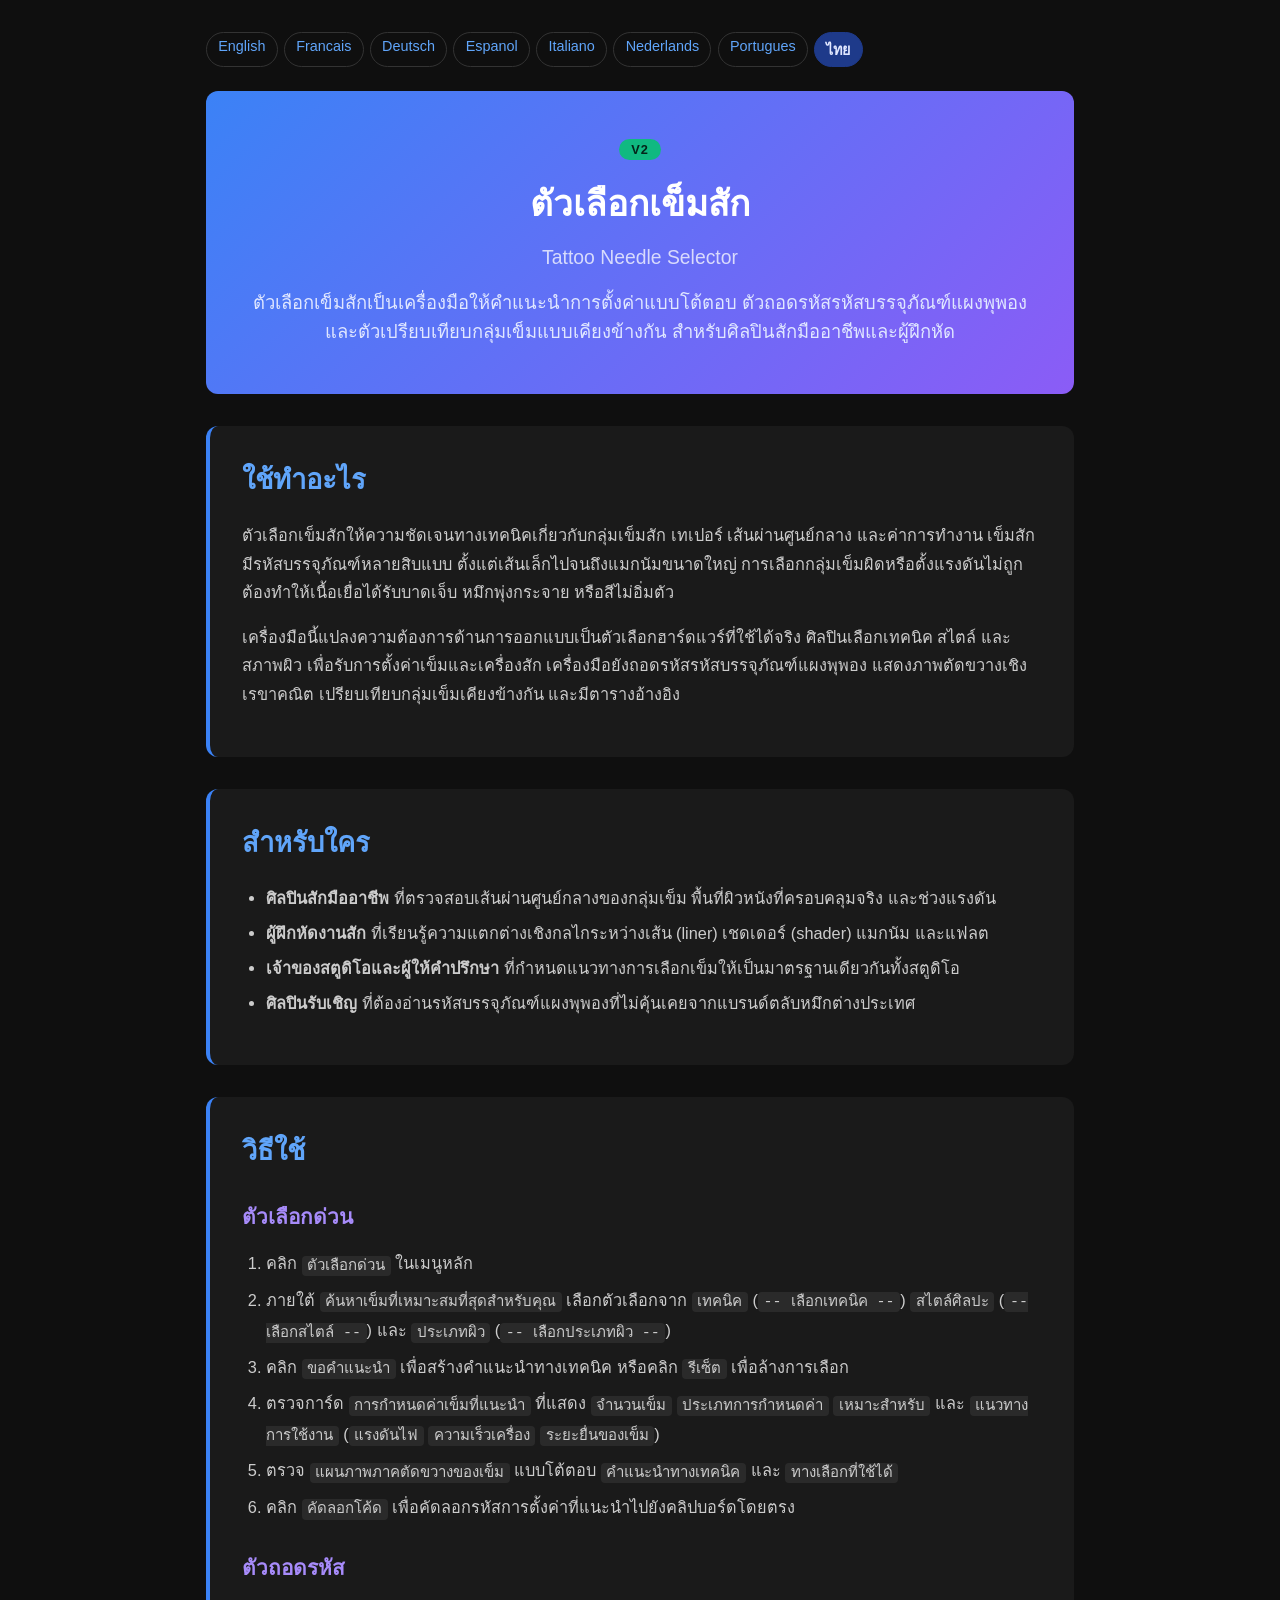
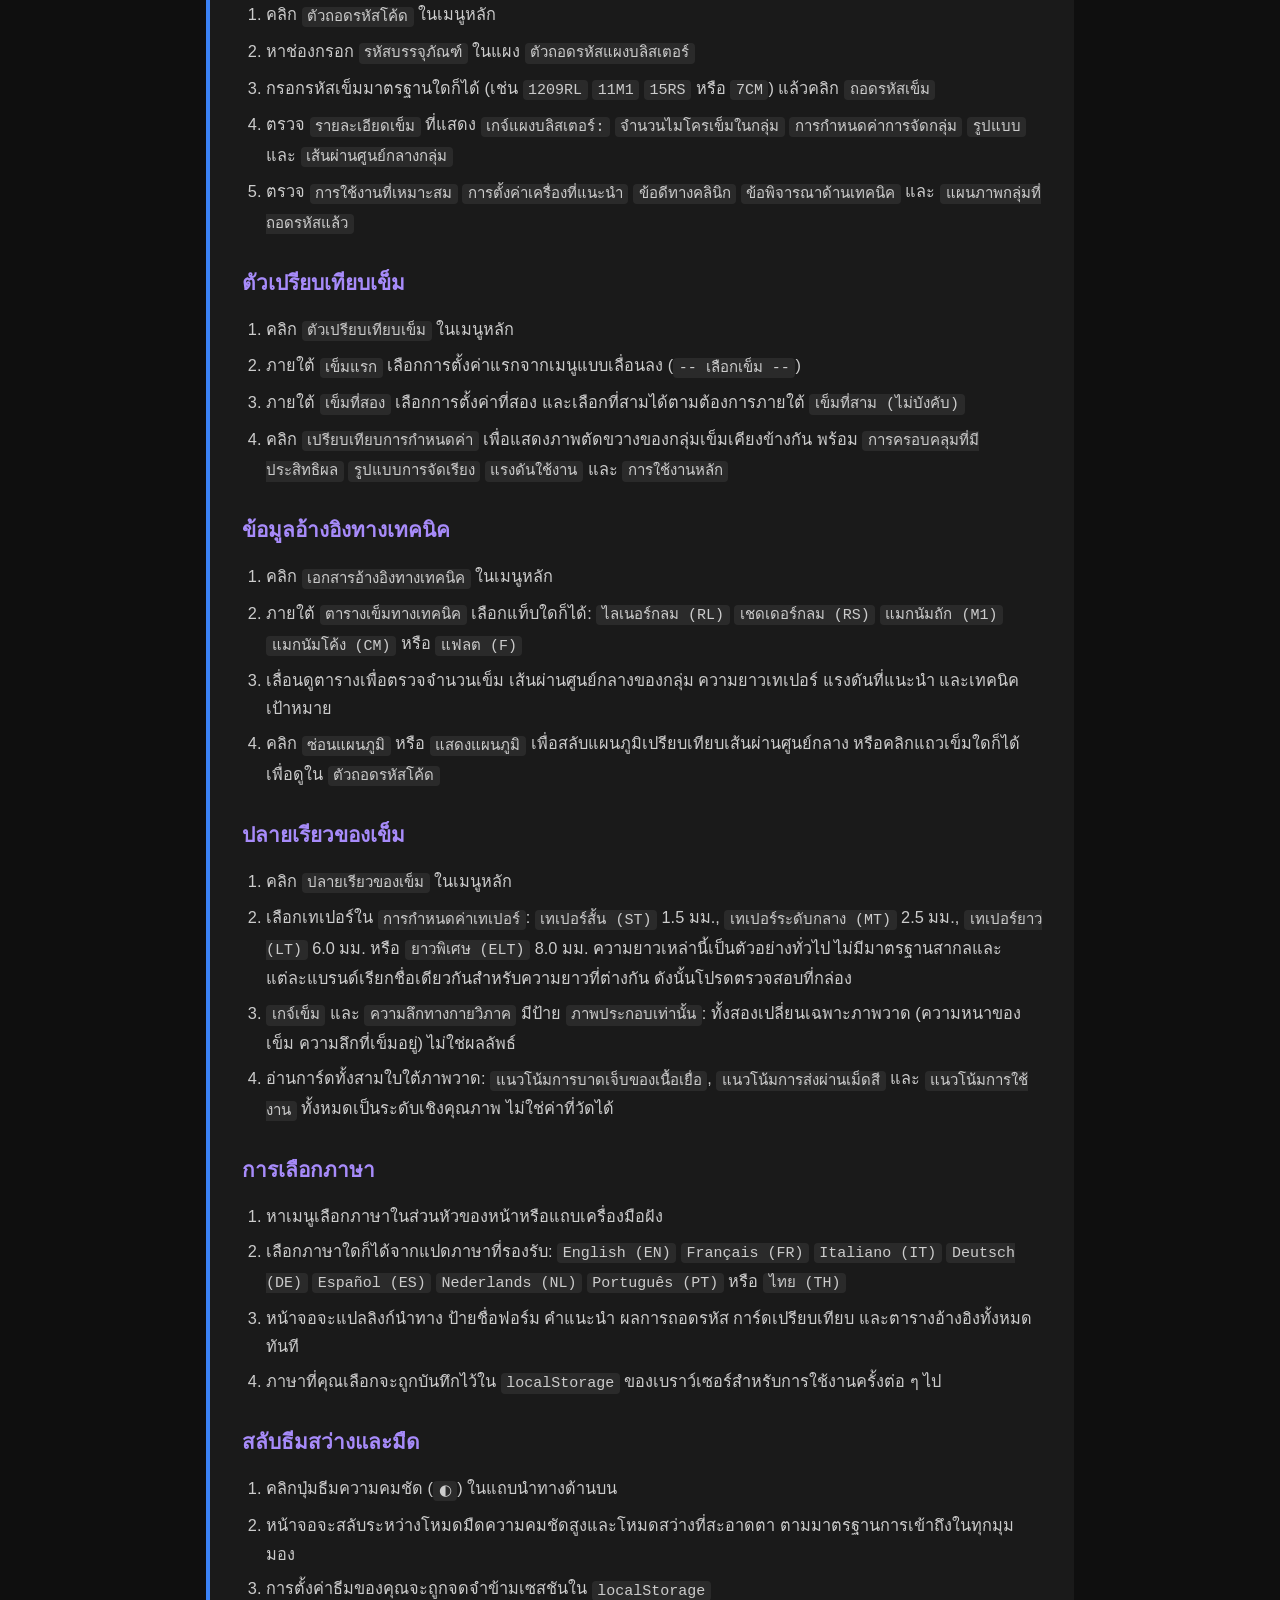
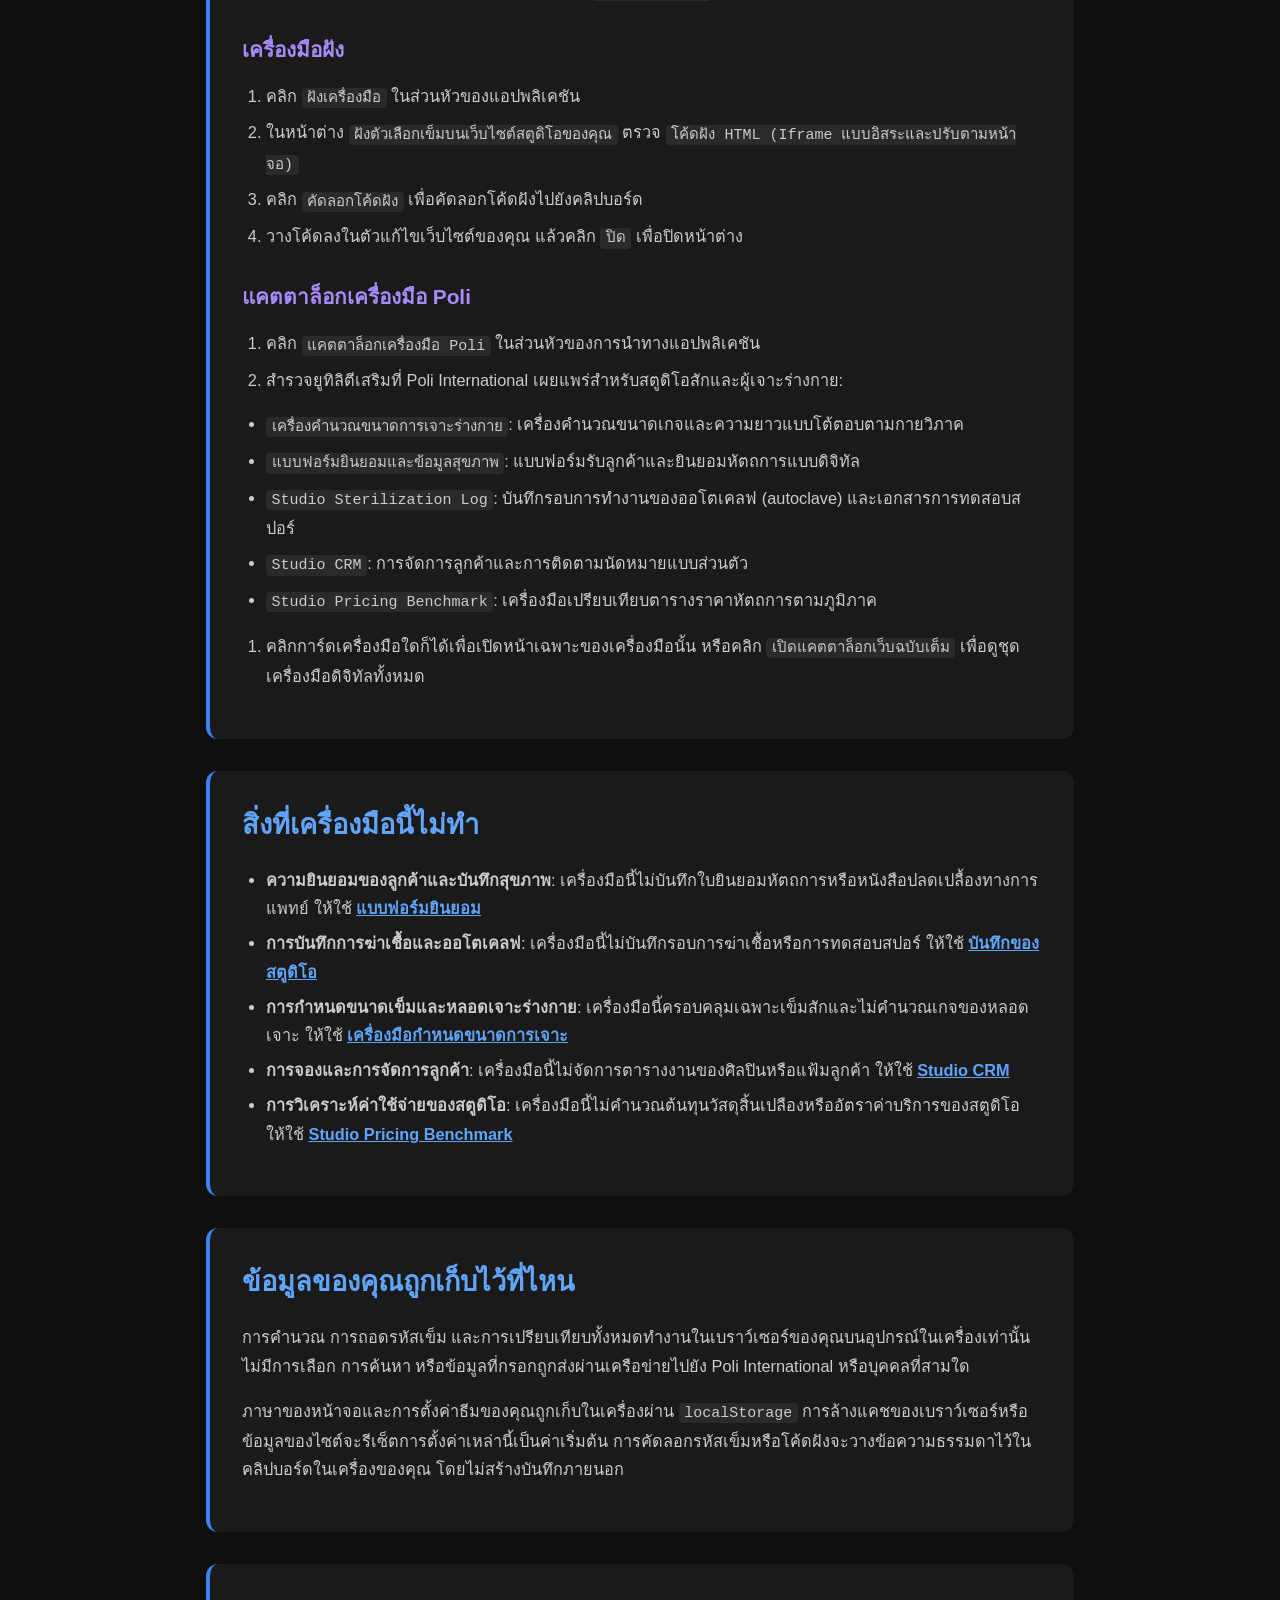
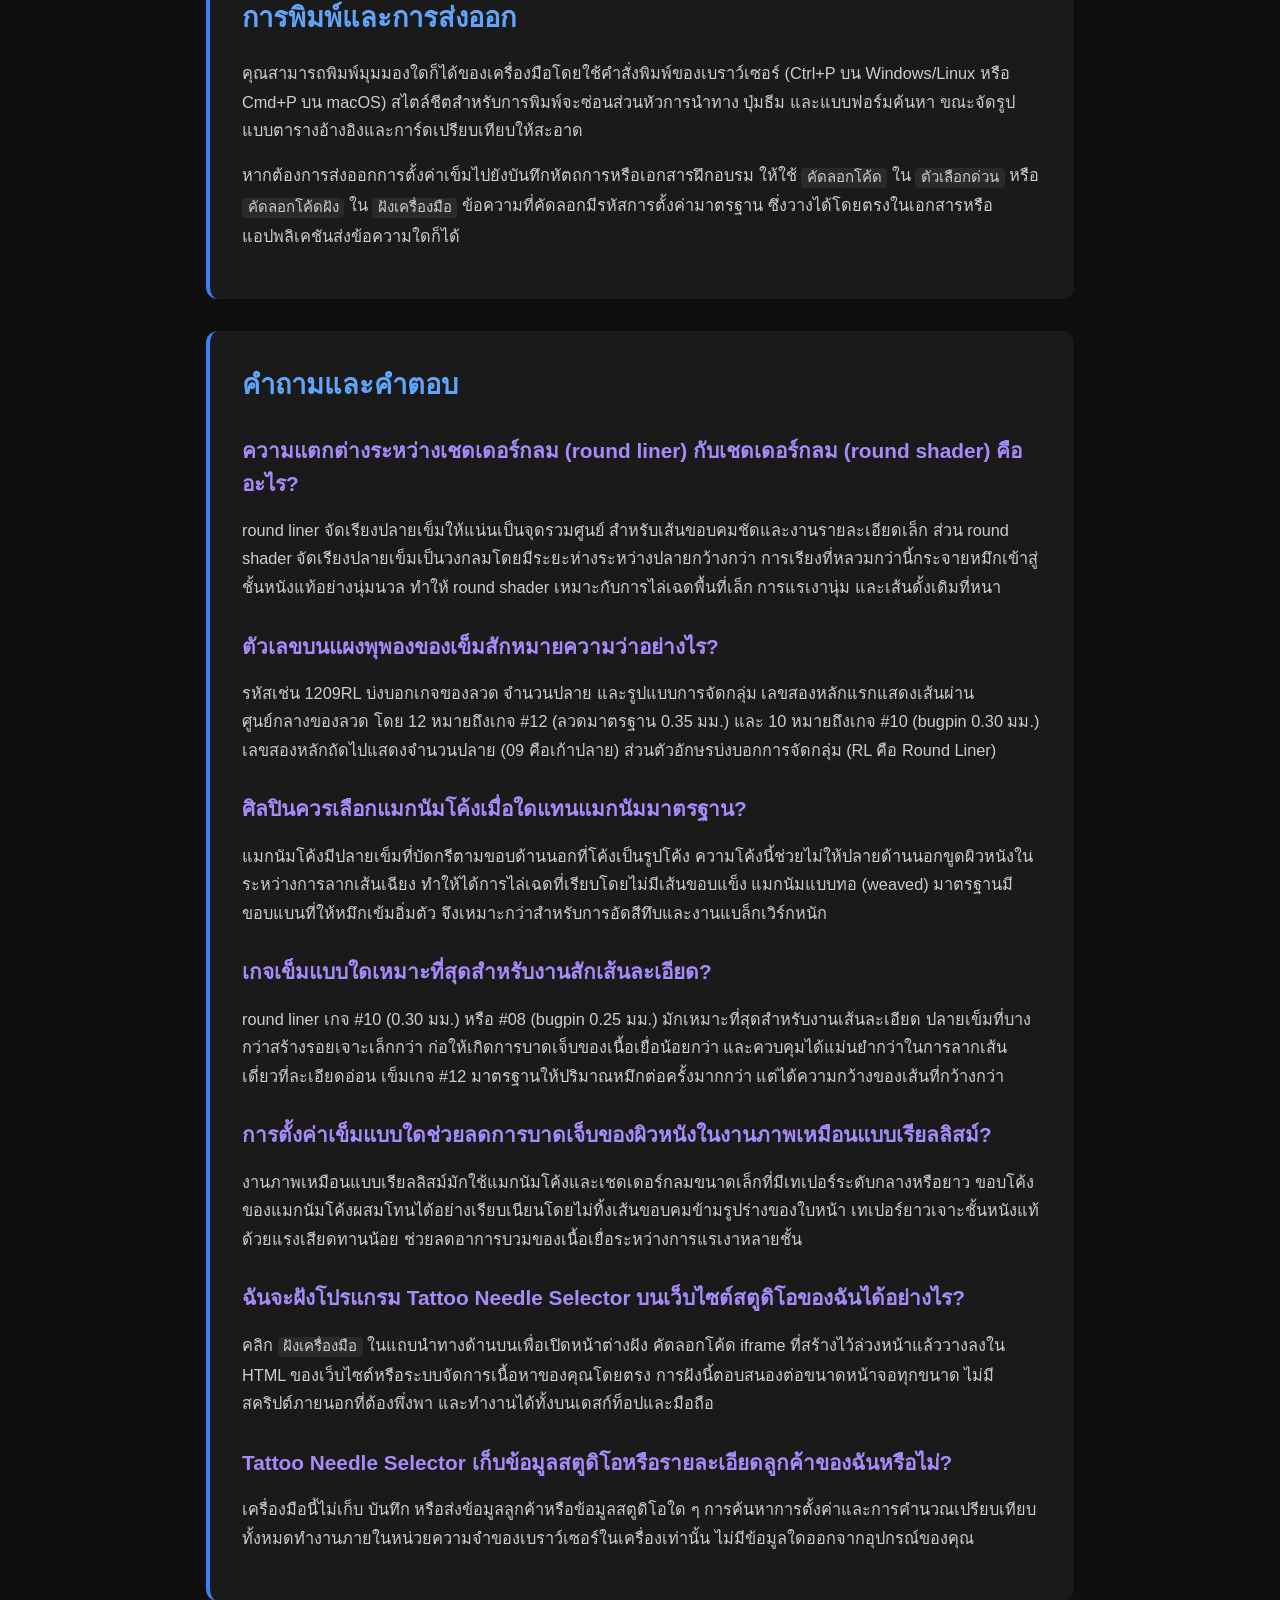
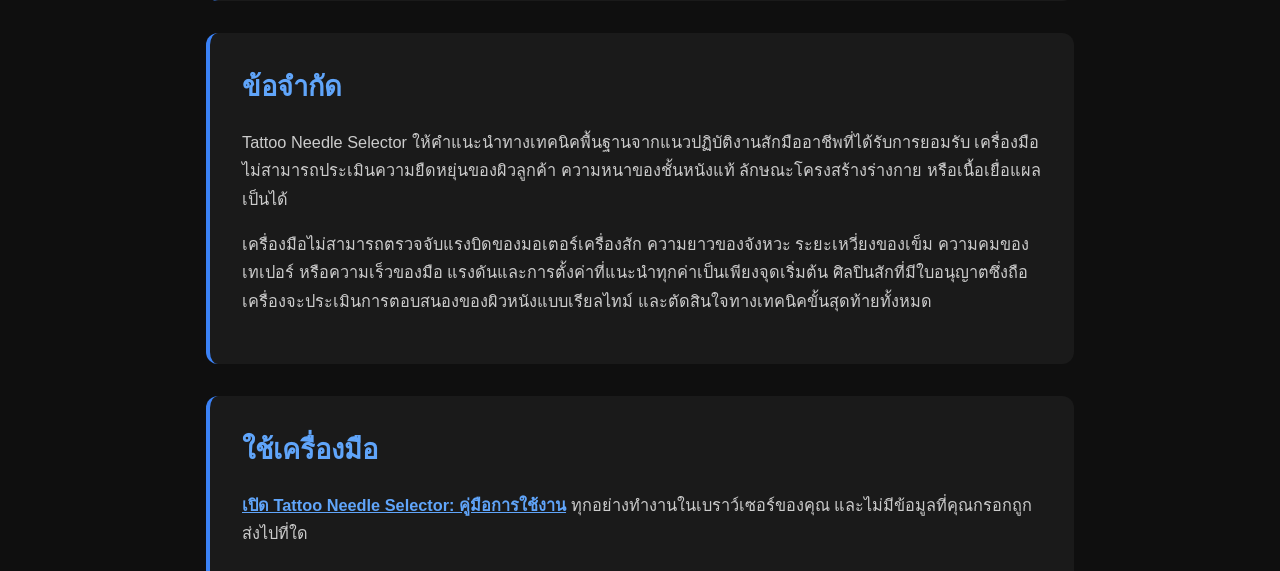
<file: documentation-th.html>
<!DOCTYPE html>
<html lang="th">
<head><meta name="robots" content="noindex,nofollow">
    <meta charset="UTF-8">
    <meta name="viewport" content="width=device-width, initial-scale=1.0">
    <title>ตัวเลือกเข็มสัก: คู่มือการใช้งาน | Poli International</title>
    <meta name="description" content="ตัวเลือกเข็มสักเป็นเครื่องมือให้คำแนะนำการตั้งค่าแบบโต้ตอบ ตัวถอดรหัสรหัสบรรจุภัณฑ์แผงพุพอง และตัวเปรียบเทียบกลุ่มเข็มแบบเคียงข้างกัน สำหรับศิลปินสักมืออาชีพและผู้ฝึกหัด">
    <link rel="canonical" href="https://poliinternational.com/needle-selector/">
    <style>
        body { background: #0f0f0f; color: #fff; font-family: -apple-system, BlinkMacSystemFont, "Segoe UI", Roboto, sans-serif; margin: 0; padding: 0; }
        body.in-iframe .doc-hero h1 { display: none; }
        * { box-sizing: border-box; }
        .entry-content { max-width: 900px; margin: 0 auto; padding: 2rem 1rem; }
        .doc-hero { background: linear-gradient(135deg, #3B82F6, #8B5CF6); padding: 3rem 2rem; text-align: center; border-radius: 0.75rem; margin-bottom: 2rem; }
        .doc-hero h1 { font-size: 2.2rem; margin: 0 0 1rem; font-weight: 700; }
        .doc-hero p { font-size: 1.15rem; color: #E0E7FF; margin: 0; }
        .doc-hero .v2 { display: inline-block; margin-bottom: 1rem; padding: 0.2rem 0.75rem; border-radius: 999px; background: #10B981; color: #04241a; font-weight: 800; font-size: 0.8rem; letter-spacing: 0.08em; }
        .doc-section { margin: 2rem 0; padding: 2rem; background: #1a1a1a; border-radius: 0.75rem; border-left: 4px solid #3B82F6; }
        .doc-section h2 { color: #60A5FA; font-size: 1.7rem; margin: 0 0 1.25rem; font-weight: 600; }
        .doc-section h3 { color: #A78BFA; font-size: 1.3rem; margin: 1.75rem 0 0.75rem; font-weight: 600; }
        .doc-section p, .doc-section li { color: #ccc; line-height: 1.75; font-size: 1.02rem; }
        .doc-section ul, .doc-section ol { padding-left: 1.5rem; }
        .doc-section li { margin: 0.4rem 0; }
        .doc-section code { background: #2a2a2a; padding: 0.1rem 0.35rem; border-radius: 0.25rem; font-size: 0.92em; }
        .doc-section a { color: #60A5FA; font-weight: 600; }
        .highlight-box { background: linear-gradient(135deg, #1E3A8A, #4C1D95); padding: 1.25rem 1.5rem; border-radius: 0.5rem; margin: 1.5rem 0; border-left: 4px solid #10B981; }
        .highlight-box p { color: #E0E7FF; margin: 0; }
        table { width: 100%; border-collapse: collapse; margin: 1.5rem 0; }
        th, td { padding: 0.75rem; text-align: left; border: 1px solid #333; vertical-align: top; }
        th { background: #2a2a2a; color: #60A5FA; }
        td { color: #ccc; }
        .doc-langs { display: flex; flex-wrap: wrap; gap: 0.4rem; margin: 0 0 1.5rem; font-size: 0.9rem; }
        .doc-langs a, .doc-langs span { padding: 0.3rem 0.7rem; border-radius: 999px; border: 1px solid #333; text-decoration: none; }
        .doc-langs a { color: #60A5FA; }
        .doc-langs span { background: #1E3A8A; color: #E0E7FF; border-color: #1E3A8A; font-weight: 700; }
    </style>
</head>
<body>
<script>if (window.self !== window.top) document.body.classList.add('in-iframe');</script>
    <div class="entry-content">
        <nav class="doc-langs" aria-label="ภาษาของคู่มือ"><a lang="en" href="documentation.html">English</a><a lang="fr" href="documentation-fr.html">Francais</a><a lang="de" href="documentation-de.html">Deutsch</a><a lang="es" href="documentation-es.html">Espanol</a><a lang="it" href="documentation-it.html">Italiano</a><a lang="nl" href="documentation-nl.html">Nederlands</a><a lang="pt" href="documentation-pt.html">Portugues</a><span lang="th">ไทย</span></nav>
        <div class="doc-hero">
            <span class="v2">V2</span>
            <h1>ตัวเลือกเข็มสัก<br><small lang="en" style="font-size:0.55em;font-weight:500;opacity:0.75;">Tattoo Needle Selector</small></h1>
            <p>ตัวเลือกเข็มสักเป็นเครื่องมือให้คำแนะนำการตั้งค่าแบบโต้ตอบ ตัวถอดรหัสรหัสบรรจุภัณฑ์แผงพุพอง และตัวเปรียบเทียบกลุ่มเข็มแบบเคียงข้างกัน สำหรับศิลปินสักมืออาชีพและผู้ฝึกหัด</p>
        </div>
        <div class="doc-section">
        <h2>ใช้ทำอะไร</h2>
        <p>ตัวเลือกเข็มสักให้ความชัดเจนทางเทคนิคเกี่ยวกับกลุ่มเข็มสัก เทเปอร์ เส้นผ่านศูนย์กลาง และค่าการทำงาน เข็มสักมีรหัสบรรจุภัณฑ์หลายสิบแบบ ตั้งแต่เส้นเล็กไปจนถึงแมกนัมขนาดใหญ่ การเลือกกลุ่มเข็มผิดหรือตั้งแรงดันไม่ถูกต้องทำให้เนื้อเยื่อได้รับบาดเจ็บ หมึกพุ่งกระจาย หรือสีไม่อิ่มตัว</p>
        <p>เครื่องมือนี้แปลงความต้องการด้านการออกแบบเป็นตัวเลือกฮาร์ดแวร์ที่ใช้ได้จริง ศิลปินเลือกเทคนิค สไตล์ และสภาพผิว เพื่อรับการตั้งค่าเข็มและเครื่องสัก เครื่องมือยังถอดรหัสรหัสบรรจุภัณฑ์แผงพุพอง แสดงภาพตัดขวางเชิงเรขาคณิต เปรียบเทียบกลุ่มเข็มเคียงข้างกัน และมีตารางอ้างอิง</p>
        </div>
        <div class="doc-section">
        <h2>สำหรับใคร</h2>
        <ul>
        <li><strong>ศิลปินสักมืออาชีพ</strong> ที่ตรวจสอบเส้นผ่านศูนย์กลางของกลุ่มเข็ม พื้นที่ผิวหนังที่ครอบคลุมจริง และช่วงแรงดัน</li>
        <li><strong>ผู้ฝึกหัดงานสัก</strong> ที่เรียนรู้ความแตกต่างเชิงกลไกระหว่างเส้น (liner) เชดเดอร์ (shader) แมกนัม และแฟลต</li>
        <li><strong>เจ้าของสตูดิโอและผู้ให้คำปรึกษา</strong> ที่กำหนดแนวทางการเลือกเข็มให้เป็นมาตรฐานเดียวกันทั้งสตูดิโอ</li>
        <li><strong>ศิลปินรับเชิญ</strong> ที่ต้องอ่านรหัสบรรจุภัณฑ์แผงพุพองที่ไม่คุ้นเคยจากแบรนด์ตลับหมึกต่างประเทศ</li>
        </ul>
        </div>
        <div class="doc-section">
        <h2>วิธีใช้</h2>
        <h3>ตัวเลือกด่วน</h3>
        <ol>
        <li>คลิก <code>ตัวเลือกด่วน</code> ในเมนูหลัก</li>
        <li>ภายใต้ <code>ค้นหาเข็มที่เหมาะสมที่สุดสำหรับคุณ</code> เลือกตัวเลือกจาก <code>เทคนิค</code> (<code>-- เลือกเทคนิค --</code>) <code>สไตล์ศิลปะ</code> (<code>-- เลือกสไตล์ --</code>) และ <code>ประเภทผิว</code> (<code>-- เลือกประเภทผิว --</code>)</li>
        <li>คลิก <code>ขอคำแนะนำ</code> เพื่อสร้างคำแนะนำทางเทคนิค หรือคลิก <code>รีเซ็ต</code> เพื่อล้างการเลือก</li>
        <li>ตรวจการ์ด <code>การกำหนดค่าเข็มที่แนะนำ</code> ที่แสดง <code>จำนวนเข็ม</code> <code>ประเภทการกำหนดค่า</code> <code>เหมาะสำหรับ</code> และ <code>แนวทางการใช้งาน</code> (<code>แรงดันไฟ</code> <code>ความเร็วเครื่อง</code> <code>ระยะยื่นของเข็ม</code>)</li>
        <li>ตรวจ <code>แผนภาพภาคตัดขวางของเข็ม</code> แบบโต้ตอบ <code>คำแนะนำทางเทคนิค</code> และ <code>ทางเลือกที่ใช้ได้</code></li>
        <li>คลิก <code>คัดลอกโค้ด</code> เพื่อคัดลอกรหัสการตั้งค่าที่แนะนำไปยังคลิปบอร์ดโดยตรง</li>
        </ol>
        <h3>ตัวถอดรหัส</h3>
        <ol>
        <li>คลิก <code>ตัวถอดรหัสโค้ด</code> ในเมนูหลัก</li>
        <li>หาช่องกรอก <code>รหัสบรรจุภัณฑ์</code> ในแผง <code>ตัวถอดรหัสแผงบลิสเตอร์</code></li>
        <li>กรอกรหัสเข็มมาตรฐานใดก็ได้ (เช่น <code>1209RL</code> <code>11M1</code> <code>15RS</code> หรือ <code>7CM</code>) แล้วคลิก <code>ถอดรหัสเข็ม</code></li>
        <li>ตรวจ <code>รายละเอียดเข็ม</code> ที่แสดง <code>เกจ์แผงบลิสเตอร์:</code> <code>จำนวนไมโครเข็มในกลุ่ม</code> <code>การกำหนดค่าการจัดกลุ่ม</code> <code>รูปแบบ</code> และ <code>เส้นผ่านศูนย์กลางกลุ่ม</code></li>
        <li>ตรวจ <code>การใช้งานที่เหมาะสม</code> <code>การตั้งค่าเครื่องที่แนะนำ</code> <code>ข้อดีทางคลินิก</code> <code>ข้อพิจารณาด้านเทคนิค</code> และ <code>แผนภาพกลุ่มที่ถอดรหัสแล้ว</code></li>
        </ol>
        <h3>ตัวเปรียบเทียบเข็ม</h3>
        <ol>
        <li>คลิก <code>ตัวเปรียบเทียบเข็ม</code> ในเมนูหลัก</li>
        <li>ภายใต้ <code>เข็มแรก</code> เลือกการตั้งค่าแรกจากเมนูแบบเลื่อนลง (<code>-- เลือกเข็ม --</code>)</li>
        <li>ภายใต้ <code>เข็มที่สอง</code> เลือกการตั้งค่าที่สอง และเลือกที่สามได้ตามต้องการภายใต้ <code>เข็มที่สาม (ไม่บังคับ)</code></li>
        <li>คลิก <code>เปรียบเทียบการกำหนดค่า</code> เพื่อแสดงภาพตัดขวางของกลุ่มเข็มเคียงข้างกัน พร้อม <code>การครอบคลุมที่มีประสิทธิผล</code> <code>รูปแบบการจัดเรียง</code> <code>แรงดันใช้งาน</code> และ <code>การใช้งานหลัก</code></li>
        </ol>
        <h3>ข้อมูลอ้างอิงทางเทคนิค</h3>
        <ol>
        <li>คลิก <code>เอกสารอ้างอิงทางเทคนิค</code> ในเมนูหลัก</li>
        <li>ภายใต้ <code>ตารางเข็มทางเทคนิค</code> เลือกแท็บใดก็ได้: <code>ไลเนอร์กลม (RL)</code> <code>เชดเดอร์กลม (RS)</code> <code>แมกนัมถัก (M1)</code> <code>แมกนัมโค้ง (CM)</code> หรือ <code>แฟลต (F)</code></li>
        <li>เลื่อนดูตารางเพื่อตรวจจำนวนเข็ม เส้นผ่านศูนย์กลางของกลุ่ม ความยาวเทเปอร์ แรงดันที่แนะนำ และเทคนิคเป้าหมาย</li>
        <li>คลิก <code>ซ่อนแผนภูมิ</code> หรือ <code>แสดงแผนภูมิ</code> เพื่อสลับแผนภูมิเปรียบเทียบเส้นผ่านศูนย์กลาง หรือคลิกแถวเข็มใดก็ได้เพื่อดูใน <code>ตัวถอดรหัสโค้ด</code></li>
        </ol>
        <h3>ปลายเรียวของเข็ม</h3>
        <ol>
        <li>คลิก <code>ปลายเรียวของเข็ม</code> ในเมนูหลัก</li>
        <li>เลือกเทเปอร์ใน <code>การกำหนดค่าเทเปอร์</code>: <code>เทเปอร์สั้น (ST)</code> 1.5 มม., <code>เทเปอร์ระดับกลาง (MT)</code> 2.5 มม., <code>เทเปอร์ยาว (LT)</code> 6.0 มม. หรือ <code>ยาวพิเศษ (ELT)</code> 8.0 มม. ความยาวเหล่านี้เป็นตัวอย่างทั่วไป ไม่มีมาตรฐานสากลและแต่ละแบรนด์เรียกชื่อเดียวกันสำหรับความยาวที่ต่างกัน ดังนั้นโปรดตรวจสอบที่กล่อง</li>
        <li><code>เกจ์เข็ม</code> และ <code>ความลึกทางกายวิภาค</code> มีป้าย <code>ภาพประกอบเท่านั้น</code>: ทั้งสองเปลี่ยนเฉพาะภาพวาด (ความหนาของเข็ม ความลึกที่เข็มอยู่) ไม่ใช่ผลลัพธ์</li>
        <li>อ่านการ์ดทั้งสามใบใต้ภาพวาด: <code>แนวโน้มการบาดเจ็บของเนื้อเยื่อ</code>, <code>แนวโน้มการส่งผ่านเม็ดสี</code> และ <code>แนวโน้มการใช้งาน</code> ทั้งหมดเป็นระดับเชิงคุณภาพ ไม่ใช่ค่าที่วัดได้</li>
        </ol>
        <h3>การเลือกภาษา</h3>
        <ol>
        <li>หาเมนูเลือกภาษาในส่วนหัวของหน้าหรือแถบเครื่องมือฝัง</li>
        <li>เลือกภาษาใดก็ได้จากแปดภาษาที่รองรับ: <code>English (EN)</code> <code>Français (FR)</code> <code>Italiano (IT)</code> <code>Deutsch (DE)</code> <code>Español (ES)</code> <code>Nederlands (NL)</code> <code>Português (PT)</code> หรือ <code>ไทย (TH)</code></li>
        <li>หน้าจอจะแปลลิงก์นำทาง ป้ายชื่อฟอร์ม คำแนะนำ ผลการถอดรหัส การ์ดเปรียบเทียบ และตารางอ้างอิงทั้งหมดทันที</li>
        <li>ภาษาที่คุณเลือกจะถูกบันทึกไว้ใน <code>localStorage</code> ของเบราว์เซอร์สำหรับการใช้งานครั้งต่อ ๆ ไป</li>
        </ol>
        <h3>สลับธีมสว่างและมืด</h3>
        <ol>
        <li>คลิกปุ่มธีมความคมชัด (<code>◐</code>) ในแถบนำทางด้านบน</li>
        <li>หน้าจอจะสลับระหว่างโหมดมืดความคมชัดสูงและโหมดสว่างที่สะอาดตา ตามมาตรฐานการเข้าถึงในทุกมุมมอง</li>
        <li>การตั้งค่าธีมของคุณจะถูกจดจำข้ามเซสชันใน <code>localStorage</code></li>
        </ol>
        <h3>เครื่องมือฝัง</h3>
        <ol>
        <li>คลิก <code>ฝังเครื่องมือ</code> ในส่วนหัวของแอปพลิเคชัน</li>
        <li>ในหน้าต่าง <code>ฝังตัวเลือกเข็มบนเว็บไซต์สตูดิโอของคุณ</code> ตรวจ <code>โค้ดฝัง HTML (Iframe แบบอิสระและปรับตามหน้าจอ)</code></li>
        <li>คลิก <code>คัดลอกโค้ดฝัง</code> เพื่อคัดลอกโค้ดฝังไปยังคลิปบอร์ด</li>
        <li>วางโค้ดลงในตัวแก้ไขเว็บไซต์ของคุณ แล้วคลิก <code>ปิด</code> เพื่อปิดหน้าต่าง</li>
        </ol>
        <h3>แคตตาล็อกเครื่องมือ Poli</h3>
        <ol>
        <li>คลิก <code>แคตตาล็อกเครื่องมือ Poli</code> ในส่วนหัวของการนำทางแอปพลิเคชัน</li>
        <li>สำรวจยูทิลิตีเสริมที่ Poli International เผยแพร่สำหรับสตูดิโอสักและผู้เจาะร่างกาย:</li>
        </ol>
        <ul>
        <li><code>เครื่องคำนวณขนาดการเจาะร่างกาย</code>: เครื่องคำนวณขนาดเกจและความยาวแบบโต้ตอบตามกายวิภาค</li>
        <li><code>แบบฟอร์มยินยอมและข้อมูลสุขภาพ</code>: แบบฟอร์มรับลูกค้าและยินยอมหัตถการแบบดิจิทัล</li>
        <li><code>Studio Sterilization Log</code>: บันทึกรอบการทำงานของออโตเคลฟ (autoclave) และเอกสารการทดสอบสปอร์</li>
        <li><code>Studio CRM</code>: การจัดการลูกค้าและการติดตามนัดหมายแบบส่วนตัว</li>
        <li><code>Studio Pricing Benchmark</code>: เครื่องมือเปรียบเทียบตารางราคาหัตถการตามภูมิภาค</li>
        </ul>
        <ol>
        <li>คลิกการ์ดเครื่องมือใดก็ได้เพื่อเปิดหน้าเฉพาะของเครื่องมือนั้น หรือคลิก <code>เปิดแคตตาล็อกเว็บฉบับเต็ม</code> เพื่อดูชุดเครื่องมือดิจิทัลทั้งหมด</li>
        </ol>
        </div>
        <div class="doc-section">
        <h2>สิ่งที่เครื่องมือนี้ไม่ทำ</h2>
        <ul>
        <li><strong>ความยินยอมของลูกค้าและบันทึกสุขภาพ</strong>: เครื่องมือนี้ไม่บันทึกใบยินยอมหัตถการหรือหนังสือปลดเปลื้องทางการแพทย์ ให้ใช้ <a href="https://poliinternational.com/form-builder/" target="_top">แบบฟอร์มยินยอม</a></li>
        <li><strong>การบันทึกการฆ่าเชื้อและออโตเคลฟ</strong>: เครื่องมือนี้ไม่บันทึกรอบการฆ่าเชื้อหรือการทดสอบสปอร์ ให้ใช้ <a href="https://poliinternational.com/autoclave-calculator/" target="_top">บันทึกของสตูดิโอ</a></li>
        <li><strong>การกำหนดขนาดเข็มและหลอดเจาะร่างกาย</strong>: เครื่องมือนี้ครอบคลุมเฉพาะเข็มสักและไม่คำนวณเกจของหลอดเจาะ ให้ใช้ <a href="https://poliinternational.com/jewelry-size-visualizer/" target="_top">เครื่องมือกำหนดขนาดการเจาะ</a></li>
        <li><strong>การจองและการจัดการลูกค้า</strong>: เครื่องมือนี้ไม่จัดการตารางงานของศิลปินหรือแฟ้มลูกค้า ให้ใช้ <a href="https://poliinternational.com/studio-crm/" target="_top">Studio CRM</a></li>
        <li><strong>การวิเคราะห์ค่าใช้จ่ายของสตูดิโอ</strong>: เครื่องมือนี้ไม่คำนวณต้นทุนวัสดุสิ้นเปลืองหรืออัตราค่าบริการของสตูดิโอ ให้ใช้ <a href="https://poliinternational.com/studio-pricing-benchmark/" target="_top">Studio Pricing Benchmark</a></li>
        </ul>
        </div>
        <div class="doc-section">
        <h2>ข้อมูลของคุณถูกเก็บไว้ที่ไหน</h2>
        <p>การคำนวณ การถอดรหัสเข็ม และการเปรียบเทียบทั้งหมดทำงานในเบราว์เซอร์ของคุณบนอุปกรณ์ในเครื่องเท่านั้น ไม่มีการเลือก การค้นหา หรือข้อมูลที่กรอกถูกส่งผ่านเครือข่ายไปยัง Poli International หรือบุคคลที่สามใด</p>
        <p>ภาษาของหน้าจอและการตั้งค่าธีมของคุณถูกเก็บในเครื่องผ่าน <code>localStorage</code> การล้างแคชของเบราว์เซอร์หรือข้อมูลของไซต์จะรีเซ็ตการตั้งค่าเหล่านี้เป็นค่าเริ่มต้น การคัดลอกรหัสเข็มหรือโค้ดฝังจะวางข้อความธรรมดาไว้ในคลิปบอร์ดในเครื่องของคุณ โดยไม่สร้างบันทึกภายนอก</p>
        </div>
        <div class="doc-section">
        <h2>การพิมพ์และการส่งออก</h2>
        <p>คุณสามารถพิมพ์มุมมองใดก็ได้ของเครื่องมือโดยใช้คำสั่งพิมพ์ของเบราว์เซอร์ (Ctrl+P บน Windows/Linux หรือ Cmd+P บน macOS) สไตล์ชีตสำหรับการพิมพ์จะซ่อนส่วนหัวการนำทาง ปุ่มธีม และแบบฟอร์มค้นหา ขณะจัดรูปแบบตารางอ้างอิงและการ์ดเปรียบเทียบให้สะอาด</p>
        <p>หากต้องการส่งออกการตั้งค่าเข็มไปยังบันทึกหัตถการหรือเอกสารฝึกอบรม ให้ใช้ <code>คัดลอกโค้ด</code> ใน <code>ตัวเลือกด่วน</code> หรือ <code>คัดลอกโค้ดฝัง</code> ใน <code>ฝังเครื่องมือ</code> ข้อความที่คัดลอกมีรหัสการตั้งค่ามาตรฐาน ซึ่งวางได้โดยตรงในเอกสารหรือแอปพลิเคชันส่งข้อความใดก็ได้</p>
        </div>
        <div class="doc-section">
        <h2>คำถามและคำตอบ</h2>
        <h3>ความแตกต่างระหว่างเชดเดอร์กลม (round liner) กับเชดเดอร์กลม (round shader) คืออะไร?</h3>
        <p>round liner จัดเรียงปลายเข็มให้แน่นเป็นจุดรวมศูนย์ สำหรับเส้นขอบคมชัดและงานรายละเอียดเล็ก ส่วน round shader จัดเรียงปลายเข็มเป็นวงกลมโดยมีระยะห่างระหว่างปลายกว้างกว่า การเรียงที่หลวมกว่านี้กระจายหมึกเข้าสู่ชั้นหนังแท้อย่างนุ่มนวล ทำให้ round shader เหมาะกับการไล่เฉดพื้นที่เล็ก การแรเงานุ่ม และเส้นดั้งเดิมที่หนา</p>
        <h3>ตัวเลขบนแผงพุพองของเข็มสักหมายความว่าอย่างไร?</h3>
        <p>รหัสเช่น 1209RL บ่งบอกเกจของลวด จำนวนปลาย และรูปแบบการจัดกลุ่ม เลขสองหลักแรกแสดงเส้นผ่านศูนย์กลางของลวด โดย 12 หมายถึงเกจ #12 (ลวดมาตรฐาน 0.35 มม.) และ 10 หมายถึงเกจ #10 (bugpin 0.30 มม.) เลขสองหลักถัดไปแสดงจำนวนปลาย (09 คือเก้าปลาย) ส่วนตัวอักษรบ่งบอกการจัดกลุ่ม (RL คือ Round Liner)</p>
        <h3>ศิลปินควรเลือกแมกนัมโค้งเมื่อใดแทนแมกนัมมาตรฐาน?</h3>
        <p>แมกนัมโค้งมีปลายเข็มที่บัดกรีตามขอบด้านนอกที่โค้งเป็นรูปโค้ง ความโค้งนี้ช่วยไม่ให้ปลายด้านนอกขูดผิวหนังในระหว่างการลากเส้นเฉียง ทำให้ได้การไล่เฉดที่เรียบโดยไม่มีเส้นขอบแข็ง แมกนัมแบบทอ (weaved) มาตรฐานมีขอบแบนที่ให้หมึกเข้มอิ่มตัว จึงเหมาะกว่าสำหรับการอัดสีทึบและงานแบล็กเวิร์กหนัก</p>
        <h3>เกจเข็มแบบใดเหมาะที่สุดสำหรับงานสักเส้นละเอียด?</h3>
        <p>round liner เกจ #10 (0.30 มม.) หรือ #08 (bugpin 0.25 มม.) มักเหมาะที่สุดสำหรับงานเส้นละเอียด ปลายเข็มที่บางกว่าสร้างรอยเจาะเล็กกว่า ก่อให้เกิดการบาดเจ็บของเนื้อเยื่อน้อยกว่า และควบคุมได้แม่นยำกว่าในการลากเส้นเดี่ยวที่ละเอียดอ่อน เข็มเกจ #12 มาตรฐานให้ปริมาณหมึกต่อครั้งมากกว่า แต่ได้ความกว้างของเส้นที่กว้างกว่า</p>
        <h3>การตั้งค่าเข็มแบบใดช่วยลดการบาดเจ็บของผิวหนังในงานภาพเหมือนแบบเรียลลิสม์?</h3>
        <p>งานภาพเหมือนแบบเรียลลิสม์มักใช้แมกนัมโค้งและเชดเดอร์กลมขนาดเล็กที่มีเทเปอร์ระดับกลางหรือยาว ขอบโค้งของแมกนัมโค้งผสมโทนได้อย่างเรียบเนียนโดยไม่ทิ้งเส้นขอบคมข้ามรูปร่างของใบหน้า เทเปอร์ยาวเจาะชั้นหนังแท้ด้วยแรงเสียดทานน้อย ช่วยลดอาการบวมของเนื้อเยื่อระหว่างการแรเงาหลายชั้น</p>
        <h3>ฉันจะฝังโปรแกรม Tattoo Needle Selector บนเว็บไซต์สตูดิโอของฉันได้อย่างไร?</h3>
        <p>คลิก <code>ฝังเครื่องมือ</code> ในแถบนำทางด้านบนเพื่อเปิดหน้าต่างฝัง คัดลอกโค้ด iframe ที่สร้างไว้ล่วงหน้าแล้ววางลงใน HTML ของเว็บไซต์หรือระบบจัดการเนื้อหาของคุณโดยตรง การฝังนี้ตอบสนองต่อขนาดหน้าจอทุกขนาด ไม่มีสคริปต์ภายนอกที่ต้องพึ่งพา และทำงานได้ทั้งบนเดสก์ท็อปและมือถือ</p>
        <h3>Tattoo Needle Selector เก็บข้อมูลสตูดิโอหรือรายละเอียดลูกค้าของฉันหรือไม่?</h3>
        <p>เครื่องมือนี้ไม่เก็บ บันทึก หรือส่งข้อมูลลูกค้าหรือข้อมูลสตูดิโอใด ๆ การค้นหาการตั้งค่าและการคำนวณเปรียบเทียบทั้งหมดทำงานภายในหน่วยความจำของเบราว์เซอร์ในเครื่องเท่านั้น ไม่มีข้อมูลใดออกจากอุปกรณ์ของคุณ</p>
        </div>
        <div class="doc-section">
        <h2>ข้อจำกัด</h2>
        <p>Tattoo Needle Selector ให้คำแนะนำทางเทคนิคพื้นฐานจากแนวปฏิบัติงานสักมืออาชีพที่ได้รับการยอมรับ เครื่องมือไม่สามารถประเมินความยืดหยุ่นของผิวลูกค้า ความหนาของชั้นหนังแท้ ลักษณะโครงสร้างร่างกาย หรือเนื้อเยื่อแผลเป็นได้</p>
        <p>เครื่องมือไม่สามารถตรวจจับแรงบิดของมอเตอร์เครื่องสัก ความยาวของจังหวะ ระยะเหวี่ยงของเข็ม ความคมของเทเปอร์ หรือความเร็วของมือ แรงดันและการตั้งค่าที่แนะนำทุกค่าเป็นเพียงจุดเริ่มต้น ศิลปินสักที่มีใบอนุญาตซึ่งถือเครื่องจะประเมินการตอบสนองของผิวหนังแบบเรียลไทม์ และตัดสินใจทางเทคนิคขั้นสุดท้ายทั้งหมด</p>
        </div>
        <div class="doc-section">
            <h2>ใช้เครื่องมือ</h2>
            <p><a href="https://poliinternational.com/needle-selector/" target="_top">เปิด Tattoo Needle Selector: คู่มือการใช้งาน</a> ทุกอย่างทำงานในเบราว์เซอร์ของคุณ และไม่มีข้อมูลที่คุณกรอกถูกส่งไปที่ใด</p>
        </div>
    </div>
</body>
</html>
</file>
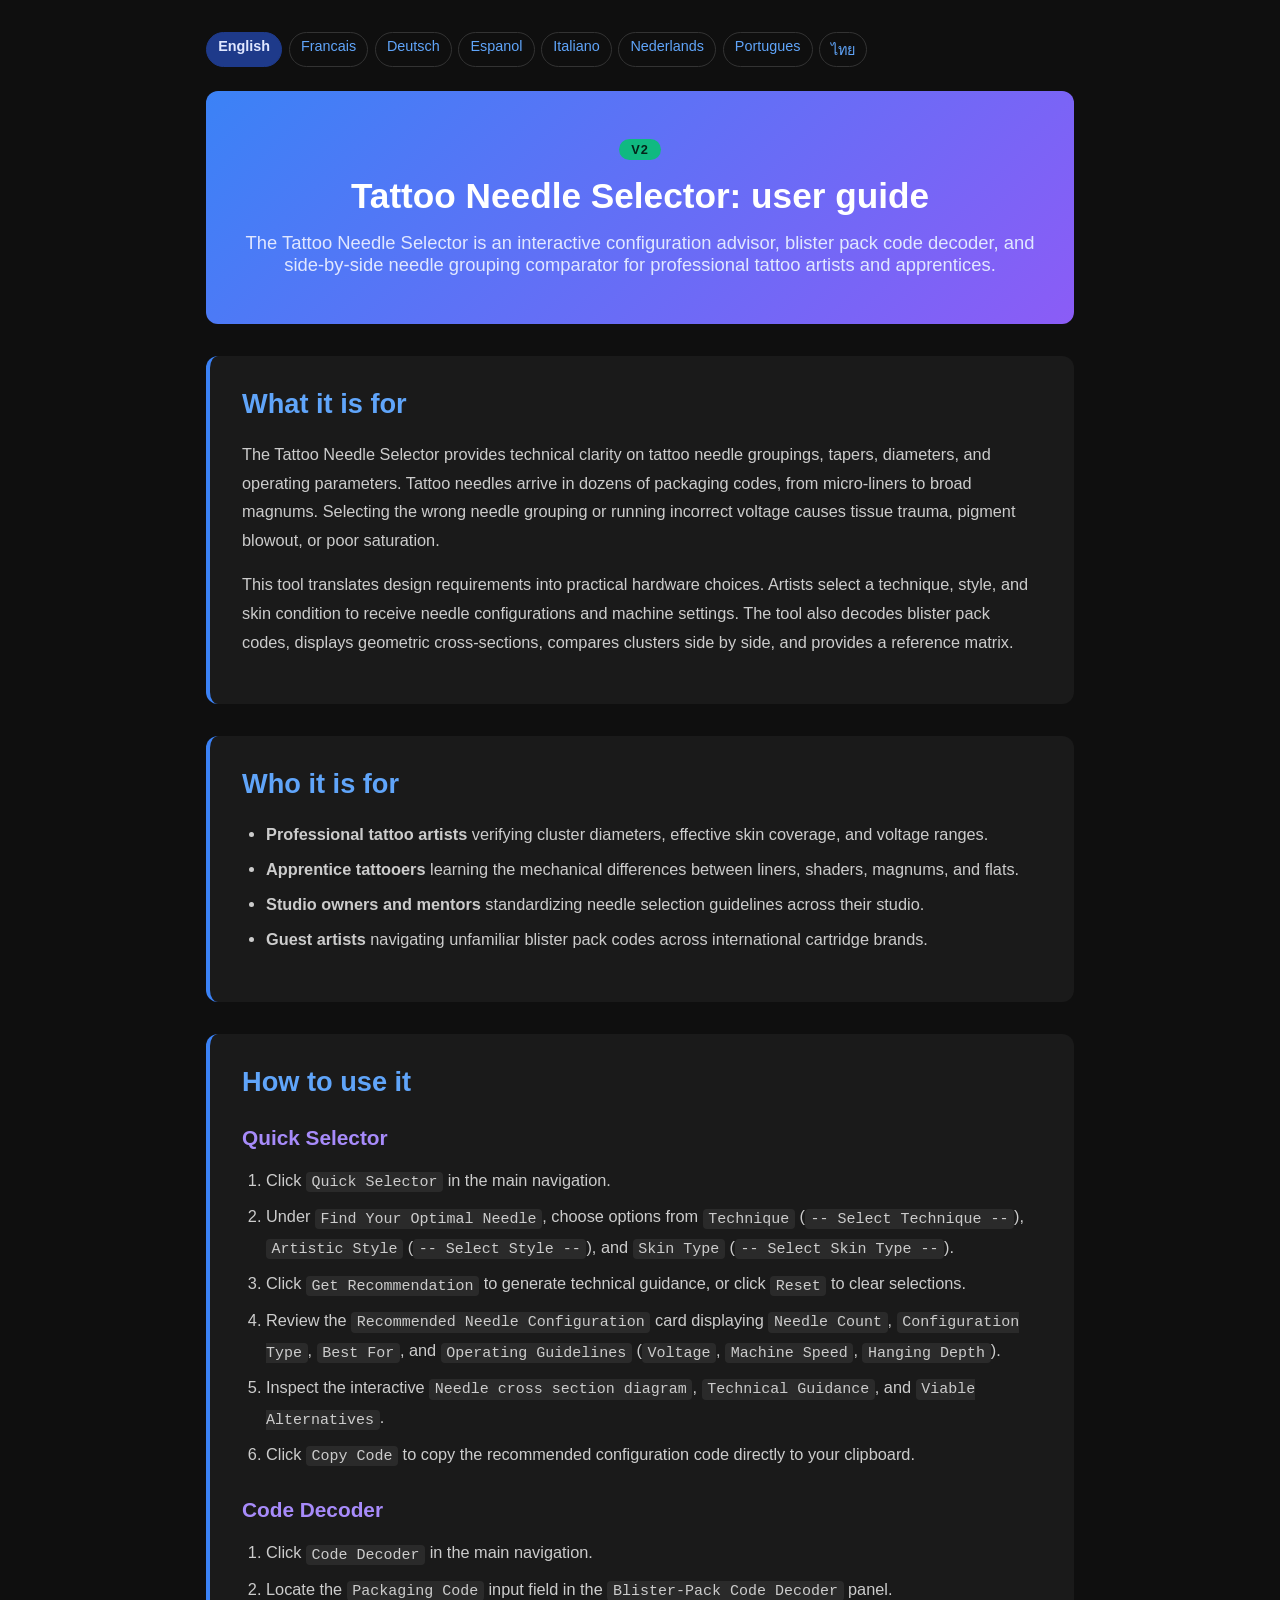
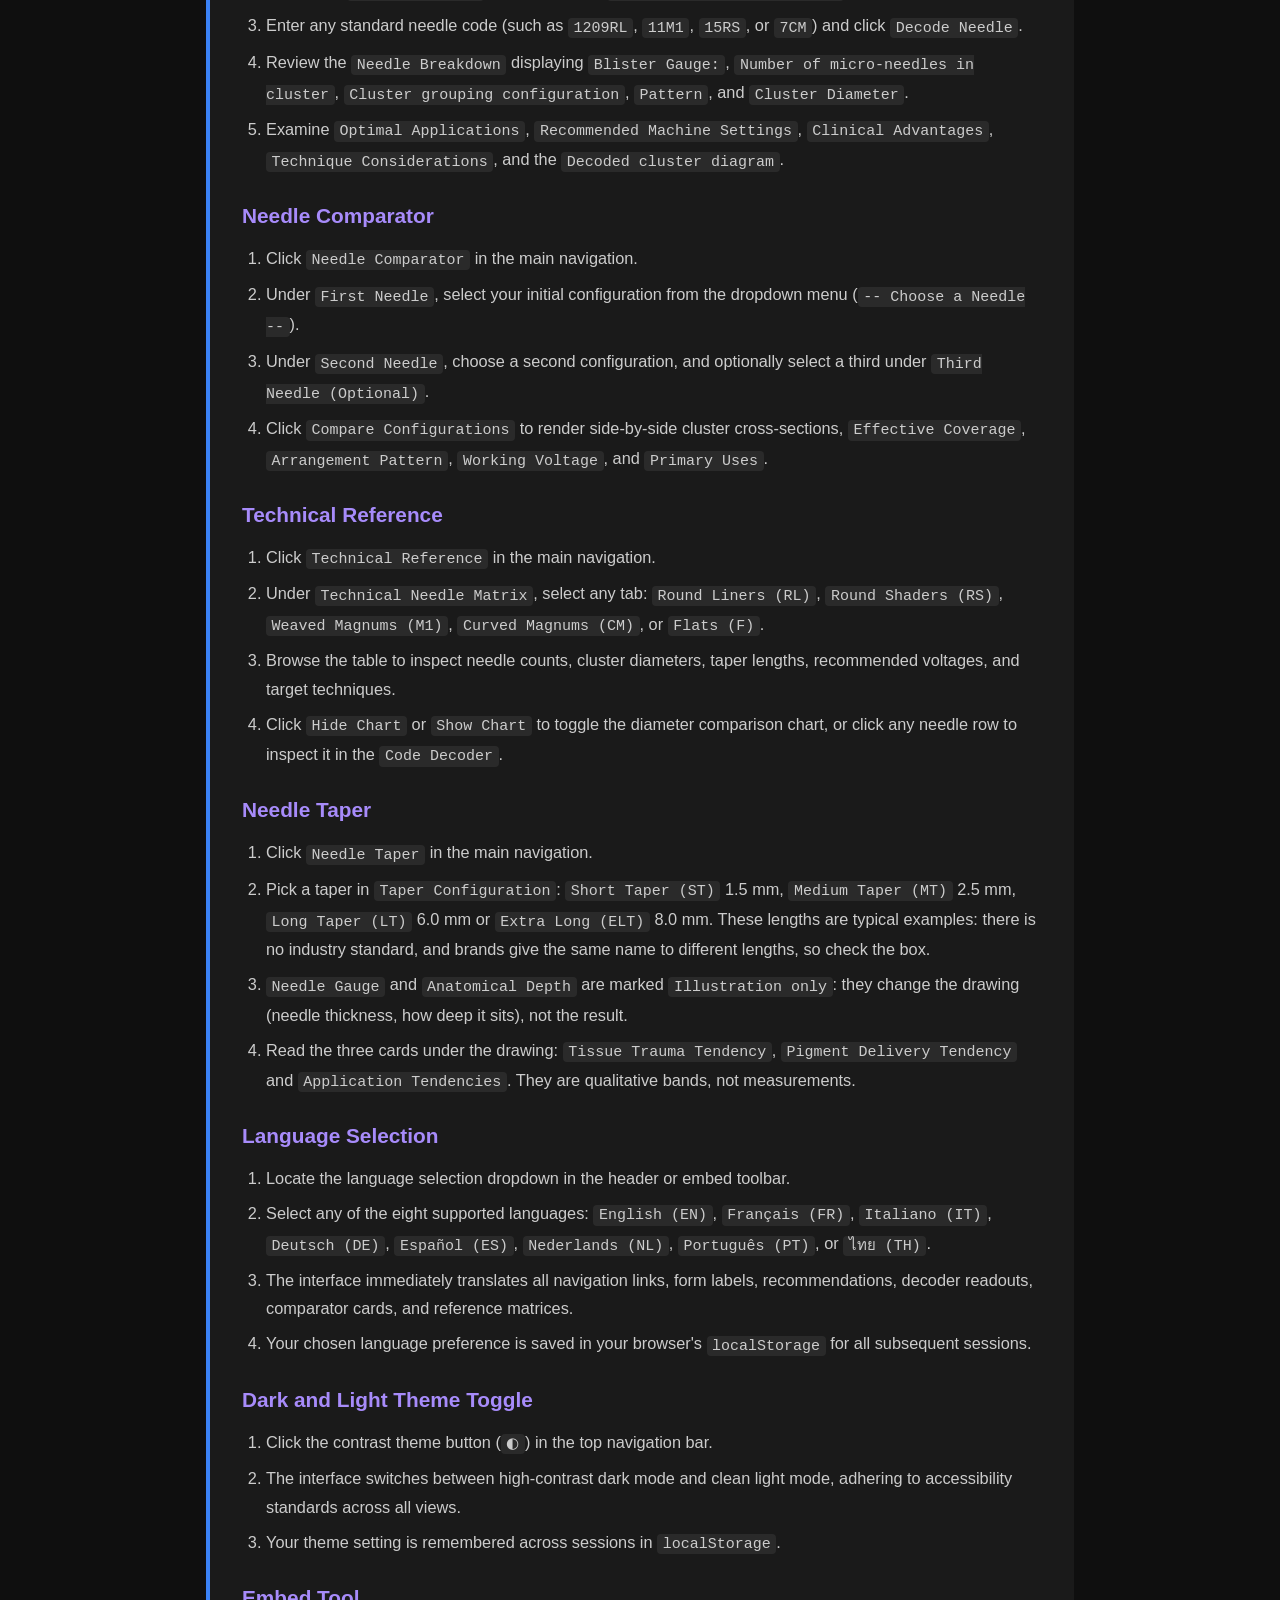
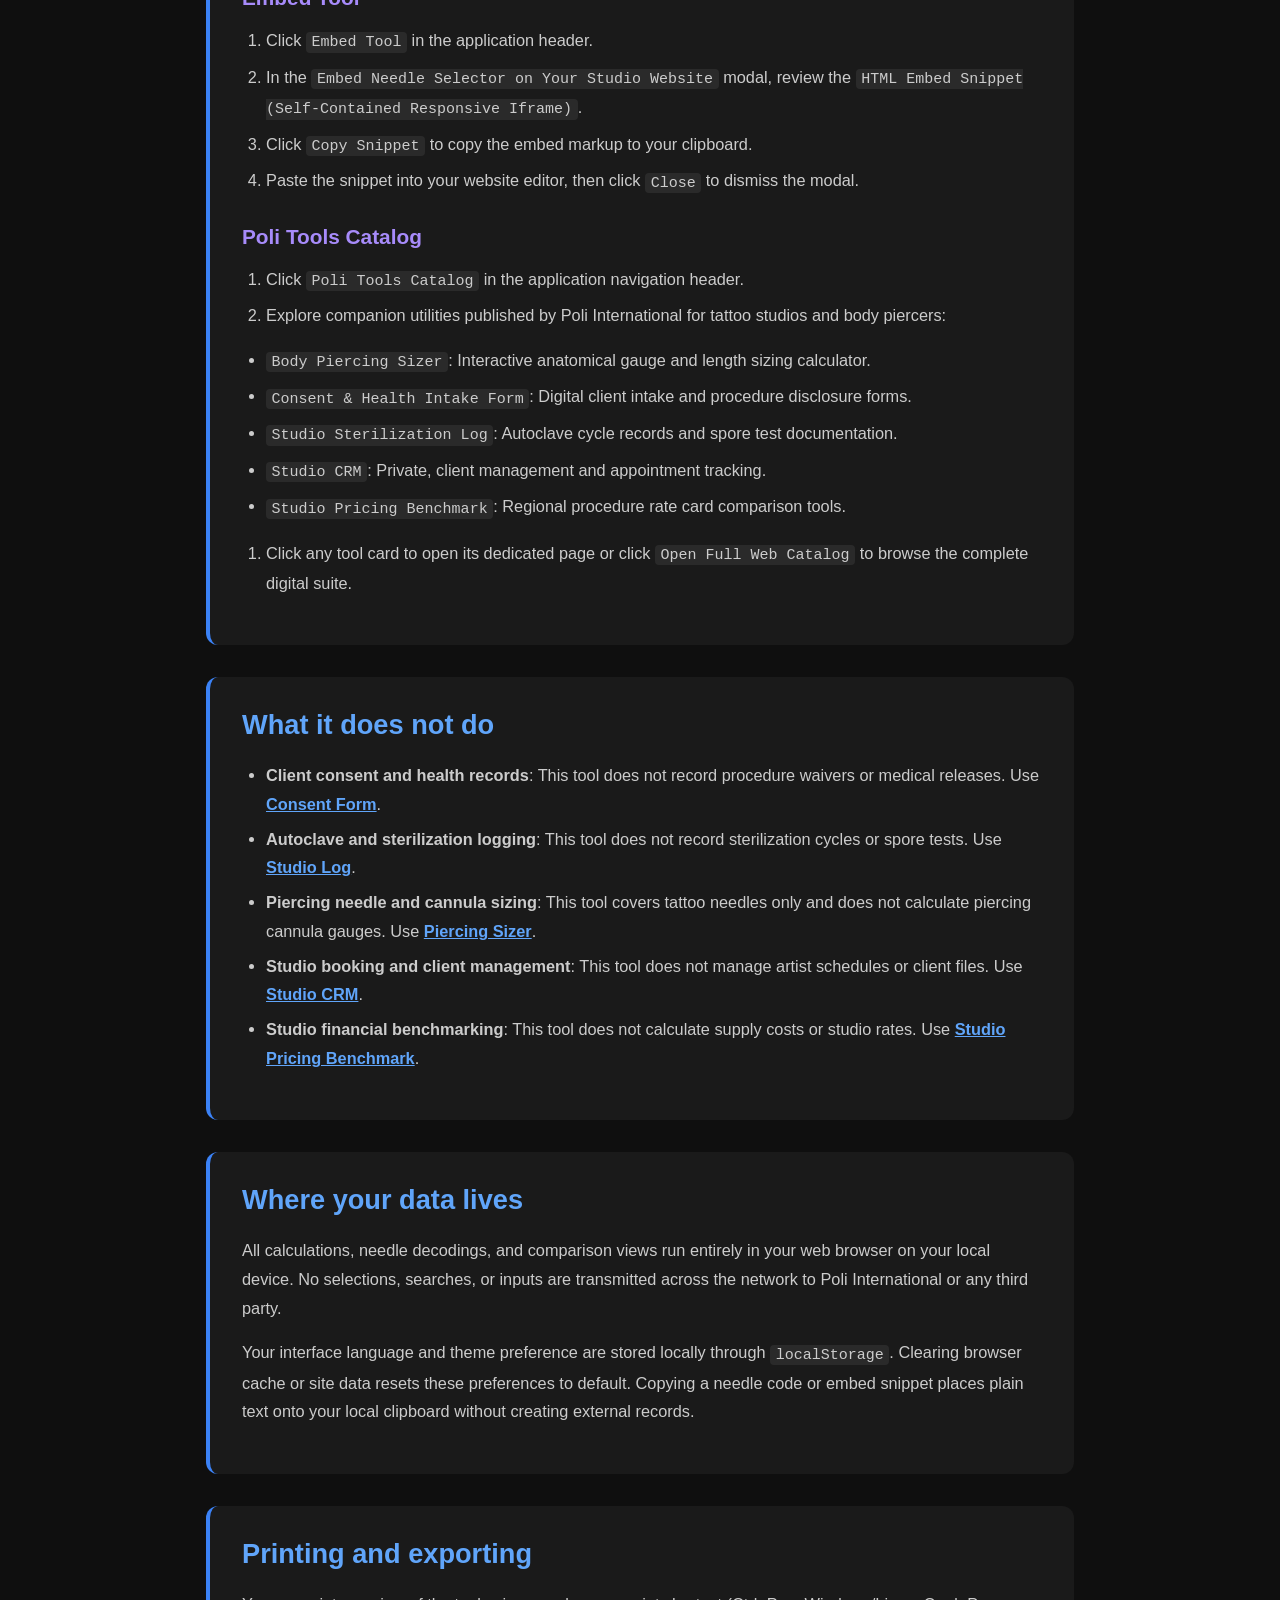
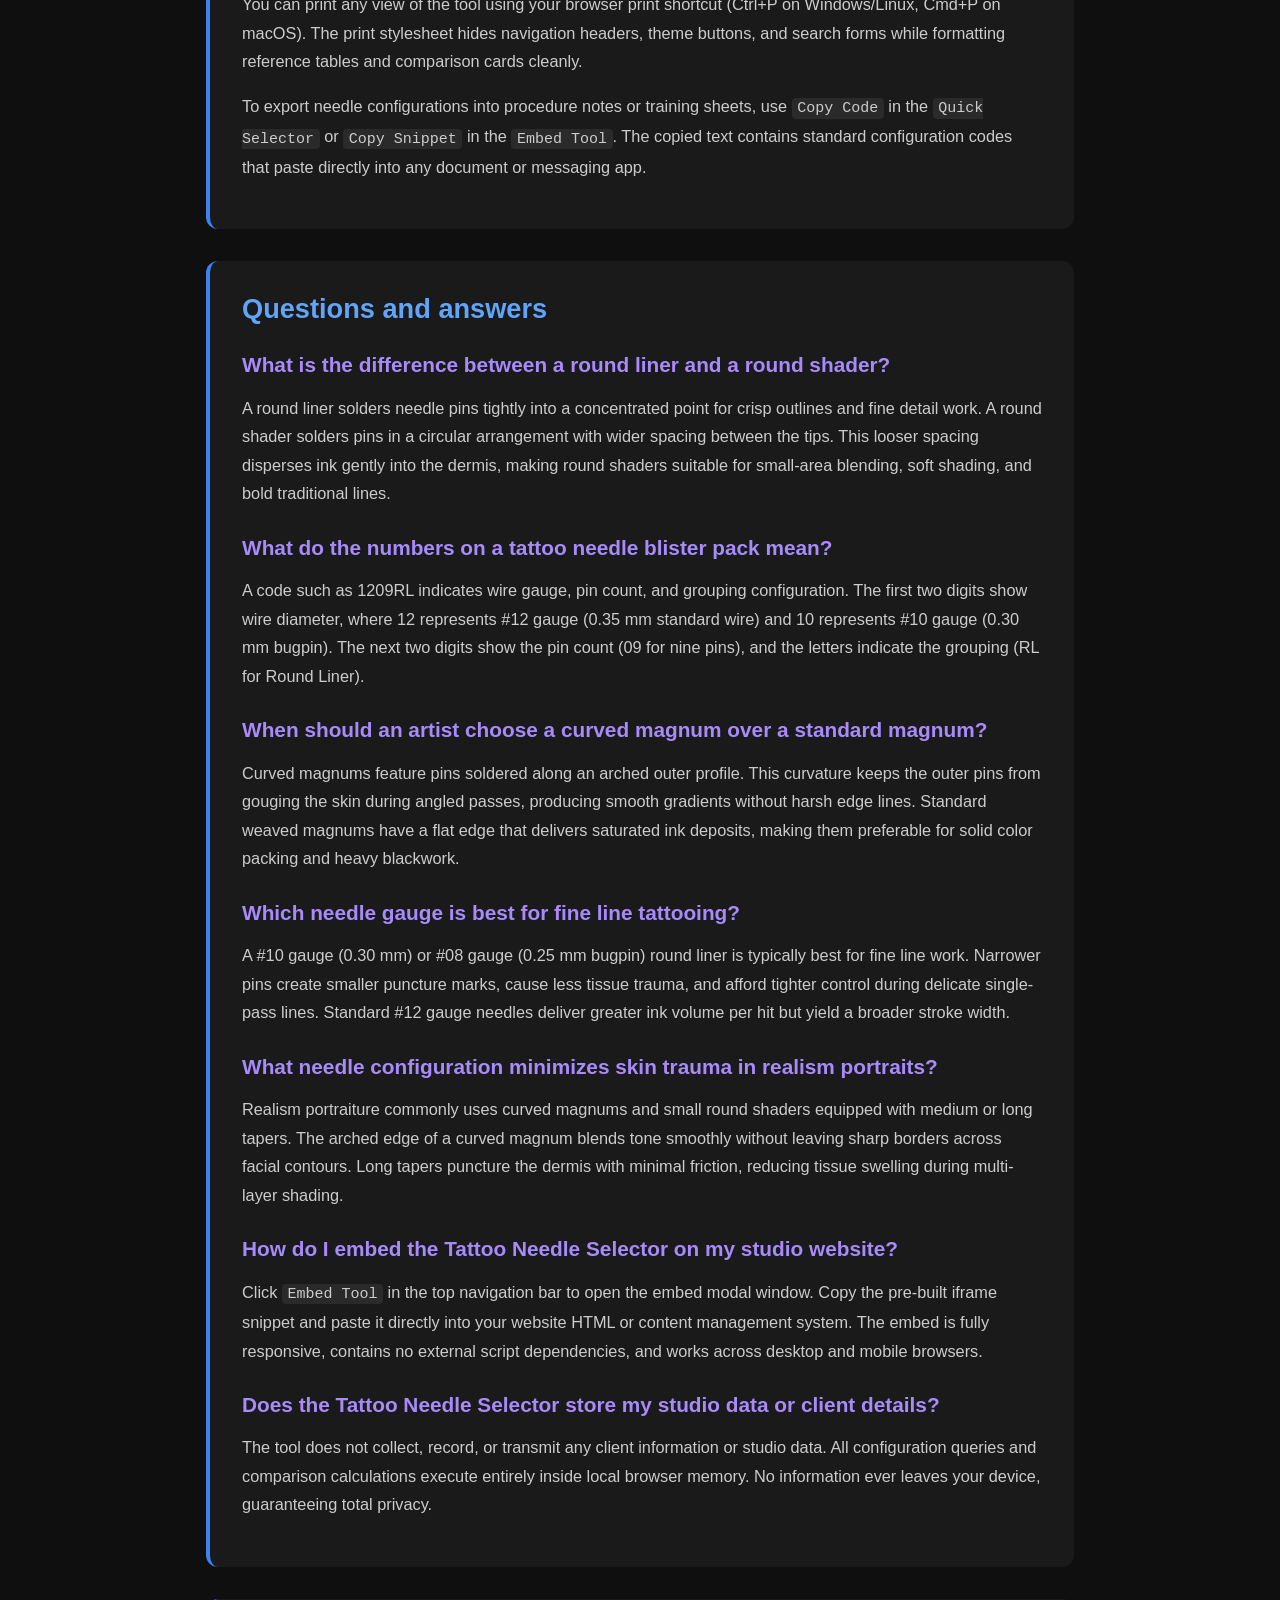
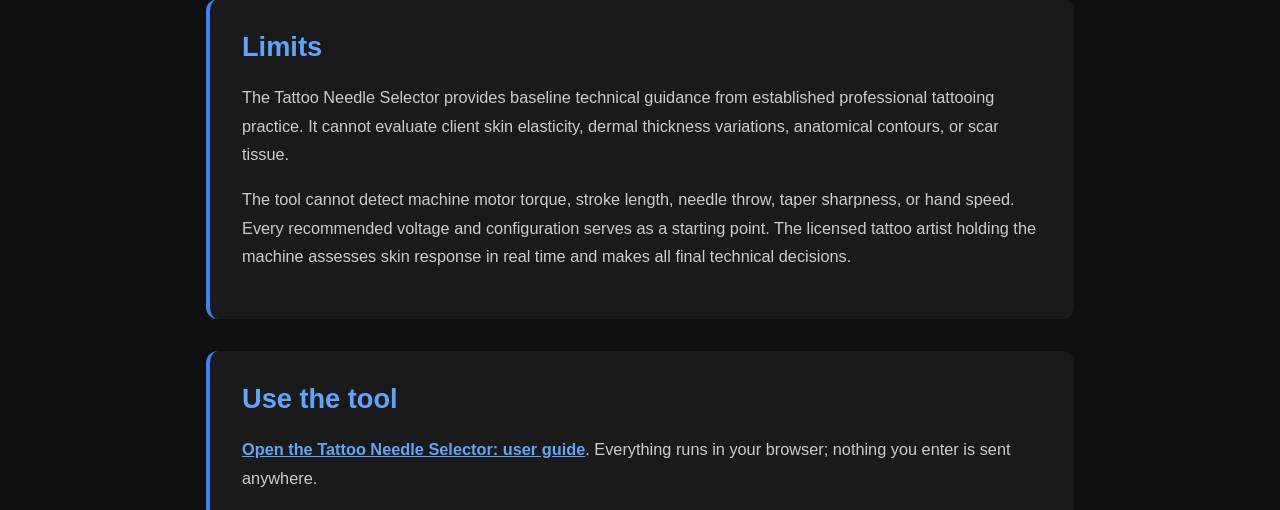
<file: documentation.html>
<!DOCTYPE html>
<html lang="en">
<head><meta name="robots" content="noindex,nofollow">
    <meta charset="UTF-8">
    <meta name="viewport" content="width=device-width, initial-scale=1.0">
    <title>Tattoo Needle Selector: user guide Documentation | Poli International</title>
    <meta name="description" content="The Tattoo Needle Selector is an interactive configuration advisor, blister pack code decoder, and side-by-side needle grouping comparator for professional tattoo artists and apprentices.">
    <link rel="canonical" href="https://poliinternational.com/needle-selector/">
    <style>
        body { background: #0f0f0f; color: #fff; font-family: -apple-system, BlinkMacSystemFont, "Segoe UI", Roboto, sans-serif; margin: 0; padding: 0; }
        body.in-iframe .doc-hero h1 { display: none; }
        * { box-sizing: border-box; }
        .entry-content { max-width: 900px; margin: 0 auto; padding: 2rem 1rem; }
        .doc-hero { background: linear-gradient(135deg, #3B82F6, #8B5CF6); padding: 3rem 2rem; text-align: center; border-radius: 0.75rem; margin-bottom: 2rem; }
        .doc-hero h1 { font-size: 2.2rem; margin: 0 0 1rem; font-weight: 700; }
        .doc-hero p { font-size: 1.15rem; color: #E0E7FF; margin: 0; }
        .doc-hero .v2 { display: inline-block; margin-bottom: 1rem; padding: 0.2rem 0.75rem; border-radius: 999px; background: #10B981; color: #04241a; font-weight: 800; font-size: 0.8rem; letter-spacing: 0.08em; }
        .doc-section { margin: 2rem 0; padding: 2rem; background: #1a1a1a; border-radius: 0.75rem; border-left: 4px solid #3B82F6; }
        .doc-section h2 { color: #60A5FA; font-size: 1.7rem; margin: 0 0 1.25rem; font-weight: 600; }
        .doc-section h3 { color: #A78BFA; font-size: 1.3rem; margin: 1.75rem 0 0.75rem; font-weight: 600; }
        .doc-section p, .doc-section li { color: #ccc; line-height: 1.75; font-size: 1.02rem; }
        .doc-section ul, .doc-section ol { padding-left: 1.5rem; }
        .doc-section li { margin: 0.4rem 0; }
        .doc-section code { background: #2a2a2a; padding: 0.1rem 0.35rem; border-radius: 0.25rem; font-size: 0.92em; }
        .doc-section a { color: #60A5FA; font-weight: 600; }
        .highlight-box { background: linear-gradient(135deg, #1E3A8A, #4C1D95); padding: 1.25rem 1.5rem; border-radius: 0.5rem; margin: 1.5rem 0; border-left: 4px solid #10B981; }
        .highlight-box p { color: #E0E7FF; margin: 0; }
        table { width: 100%; border-collapse: collapse; margin: 1.5rem 0; }
        th, td { padding: 0.75rem; text-align: left; border: 1px solid #333; vertical-align: top; }
        th { background: #2a2a2a; color: #60A5FA; }
        td { color: #ccc; }
        .doc-langs { display: flex; flex-wrap: wrap; gap: 0.4rem; margin: 0 0 1.5rem; font-size: 0.9rem; }
        .doc-langs a, .doc-langs span { padding: 0.3rem 0.7rem; border-radius: 999px; border: 1px solid #333; text-decoration: none; }
        .doc-langs a { color: #60A5FA; }
        .doc-langs span { background: #1E3A8A; color: #E0E7FF; border-color: #1E3A8A; font-weight: 700; }
    </style>
</head>
<body>
<script>if (window.self !== window.top) document.body.classList.add('in-iframe');</script>
    <div class="entry-content">
        <nav class="doc-langs" aria-label="Documentation language"><span lang="en">English</span><a lang="fr" href="documentation-fr.html">Francais</a><a lang="de" href="documentation-de.html">Deutsch</a><a lang="es" href="documentation-es.html">Espanol</a><a lang="it" href="documentation-it.html">Italiano</a><a lang="nl" href="documentation-nl.html">Nederlands</a><a lang="pt" href="documentation-pt.html">Portugues</a><a lang="th" href="documentation-th.html">ไทย</a></nav>
        <div class="doc-hero">
            <span class="v2">V2</span>
            <h1>Tattoo Needle Selector: user guide</h1>
            <p>The Tattoo Needle Selector is an interactive configuration advisor, blister pack code decoder, and side-by-side needle grouping comparator for professional tattoo artists and apprentices.</p>
        </div>
        <div class="doc-section">
        <h2>What it is for</h2>
        <p>The Tattoo Needle Selector provides technical clarity on tattoo needle groupings, tapers, diameters, and operating parameters. Tattoo needles arrive in dozens of packaging codes, from micro-liners to broad magnums. Selecting the wrong needle grouping or running incorrect voltage causes tissue trauma, pigment blowout, or poor saturation.</p>
        <p>This tool translates design requirements into practical hardware choices. Artists select a technique, style, and skin condition to receive needle configurations and machine settings. The tool also decodes blister pack codes, displays geometric cross-sections, compares clusters side by side, and provides a reference matrix.</p>
        </div>
        <div class="doc-section">
        <h2>Who it is for</h2>
        <ul>
        <li><strong>Professional tattoo artists</strong> verifying cluster diameters, effective skin coverage, and voltage ranges.</li>
        <li><strong>Apprentice tattooers</strong> learning the mechanical differences between liners, shaders, magnums, and flats.</li>
        <li><strong>Studio owners and mentors</strong> standardizing needle selection guidelines across their studio.</li>
        <li><strong>Guest artists</strong> navigating unfamiliar blister pack codes across international cartridge brands.</li>
        </ul>
        </div>
        <div class="doc-section">
        <h2>How to use it</h2>
        <h3>Quick Selector</h3>
        <ol>
        <li>Click <code>Quick Selector</code> in the main navigation.</li>
        <li>Under <code>Find Your Optimal Needle</code>, choose options from <code>Technique</code> (<code>-- Select Technique --</code>), <code>Artistic Style</code> (<code>-- Select Style --</code>), and <code>Skin Type</code> (<code>-- Select Skin Type --</code>).</li>
        <li>Click <code>Get Recommendation</code> to generate technical guidance, or click <code>Reset</code> to clear selections.</li>
        <li>Review the <code>Recommended Needle Configuration</code> card displaying <code>Needle Count</code>, <code>Configuration Type</code>, <code>Best For</code>, and <code>Operating Guidelines</code> (<code>Voltage</code>, <code>Machine Speed</code>, <code>Hanging Depth</code>).</li>
        <li>Inspect the interactive <code>Needle cross section diagram</code>, <code>Technical Guidance</code>, and <code>Viable Alternatives</code>.</li>
        <li>Click <code>Copy Code</code> to copy the recommended configuration code directly to your clipboard.</li>
        </ol>
        <h3>Code Decoder</h3>
        <ol>
        <li>Click <code>Code Decoder</code> in the main navigation.</li>
        <li>Locate the <code>Packaging Code</code> input field in the <code>Blister-Pack Code Decoder</code> panel.</li>
        <li>Enter any standard needle code (such as <code>1209RL</code>, <code>11M1</code>, <code>15RS</code>, or <code>7CM</code>) and click <code>Decode Needle</code>.</li>
        <li>Review the <code>Needle Breakdown</code> displaying <code>Blister Gauge:</code>, <code>Number of micro-needles in cluster</code>, <code>Cluster grouping configuration</code>, <code>Pattern</code>, and <code>Cluster Diameter</code>.</li>
        <li>Examine <code>Optimal Applications</code>, <code>Recommended Machine Settings</code>, <code>Clinical Advantages</code>, <code>Technique Considerations</code>, and the <code>Decoded cluster diagram</code>.</li>
        </ol>
        <h3>Needle Comparator</h3>
        <ol>
        <li>Click <code>Needle Comparator</code> in the main navigation.</li>
        <li>Under <code>First Needle</code>, select your initial configuration from the dropdown menu (<code>-- Choose a Needle --</code>).</li>
        <li>Under <code>Second Needle</code>, choose a second configuration, and optionally select a third under <code>Third Needle (Optional)</code>.</li>
        <li>Click <code>Compare Configurations</code> to render side-by-side cluster cross-sections, <code>Effective Coverage</code>, <code>Arrangement Pattern</code>, <code>Working Voltage</code>, and <code>Primary Uses</code>.</li>
        </ol>
        <h3>Technical Reference</h3>
        <ol>
        <li>Click <code>Technical Reference</code> in the main navigation.</li>
        <li>Under <code>Technical Needle Matrix</code>, select any tab: <code>Round Liners (RL)</code>, <code>Round Shaders (RS)</code>, <code>Weaved Magnums (M1)</code>, <code>Curved Magnums (CM)</code>, or <code>Flats (F)</code>.</li>
        <li>Browse the table to inspect needle counts, cluster diameters, taper lengths, recommended voltages, and target techniques.</li>
        <li>Click <code>Hide Chart</code> or <code>Show Chart</code> to toggle the diameter comparison chart, or click any needle row to inspect it in the <code>Code Decoder</code>.</li>
        </ol>
        <h3>Needle Taper</h3>
        <ol>
        <li>Click <code>Needle Taper</code> in the main navigation.</li>
        <li>Pick a taper in <code>Taper Configuration</code>: <code>Short Taper (ST)</code> 1.5 mm, <code>Medium Taper (MT)</code> 2.5 mm, <code>Long Taper (LT)</code> 6.0 mm or <code>Extra Long (ELT)</code> 8.0 mm. These lengths are typical examples: there is no industry standard, and brands give the same name to different lengths, so check the box.</li>
        <li><code>Needle Gauge</code> and <code>Anatomical Depth</code> are marked <code>Illustration only</code>: they change the drawing (needle thickness, how deep it sits), not the result.</li>
        <li>Read the three cards under the drawing: <code>Tissue Trauma Tendency</code>, <code>Pigment Delivery Tendency</code> and <code>Application Tendencies</code>. They are qualitative bands, not measurements.</li>
        </ol>
        <h3>Language Selection</h3>
        <ol>
        <li>Locate the language selection dropdown in the header or embed toolbar.</li>
        <li>Select any of the eight supported languages: <code>English (EN)</code>, <code>Français (FR)</code>, <code>Italiano (IT)</code>, <code>Deutsch (DE)</code>, <code>Español (ES)</code>, <code>Nederlands (NL)</code>, <code>Português (PT)</code>, or <code>ไทย (TH)</code>.</li>
        <li>The interface immediately translates all navigation links, form labels, recommendations, decoder readouts, comparator cards, and reference matrices.</li>
        <li>Your chosen language preference is saved in your browser's <code>localStorage</code> for all subsequent sessions.</li>
        </ol>
        <h3>Dark and Light Theme Toggle</h3>
        <ol>
        <li>Click the contrast theme button (<code>◐</code>) in the top navigation bar.</li>
        <li>The interface switches between high-contrast dark mode and clean light mode, adhering to accessibility standards across all views.</li>
        <li>Your theme setting is remembered across sessions in <code>localStorage</code>.</li>
        </ol>
        <h3>Embed Tool</h3>
        <ol>
        <li>Click <code>Embed Tool</code> in the application header.</li>
        <li>In the <code>Embed Needle Selector on Your Studio Website</code> modal, review the <code>HTML Embed Snippet (Self-Contained Responsive Iframe)</code>.</li>
        <li>Click <code>Copy Snippet</code> to copy the embed markup to your clipboard.</li>
        <li>Paste the snippet into your website editor, then click <code>Close</code> to dismiss the modal.</li>
        </ol>
        <h3>Poli Tools Catalog</h3>
        <ol>
        <li>Click <code>Poli Tools Catalog</code> in the application navigation header.</li>
        <li>Explore companion utilities published by Poli International for tattoo studios and body piercers:</li>
        </ol>
        <ul>
        <li><code>Body Piercing Sizer</code>: Interactive anatomical gauge and length sizing calculator.</li>
        <li><code>Consent &amp; Health Intake Form</code>: Digital client intake and procedure disclosure forms.</li>
        <li><code>Studio Sterilization Log</code>: Autoclave cycle records and spore test documentation.</li>
        <li><code>Studio CRM</code>: Private, client management and appointment tracking.</li>
        <li><code>Studio Pricing Benchmark</code>: Regional procedure rate card comparison tools.</li>
        </ul>
        <ol>
        <li>Click any tool card to open its dedicated page or click <code>Open Full Web Catalog</code> to browse the complete digital suite.</li>
        </ol>
        </div>
        <div class="doc-section">
        <h2>What it does not do</h2>
        <ul>
        <li><strong>Client consent and health records</strong>: This tool does not record procedure waivers or medical releases. Use <a href="https://poliinternational.com/form-builder/" target="_top">Consent Form</a>.</li>
        <li><strong>Autoclave and sterilization logging</strong>: This tool does not record sterilization cycles or spore tests. Use <a href="https://poliinternational.com/autoclave-calculator/" target="_top">Studio Log</a>.</li>
        <li><strong>Piercing needle and cannula sizing</strong>: This tool covers tattoo needles only and does not calculate piercing cannula gauges. Use <a href="https://poliinternational.com/jewelry-size-visualizer/" target="_top">Piercing Sizer</a>.</li>
        <li><strong>Studio booking and client management</strong>: This tool does not manage artist schedules or client files. Use <a href="https://poliinternational.com/studio-crm/" target="_top">Studio CRM</a>.</li>
        <li><strong>Studio financial benchmarking</strong>: This tool does not calculate supply costs or studio rates. Use <a href="https://poliinternational.com/studio-pricing-benchmark/" target="_top">Studio Pricing Benchmark</a>.</li>
        </ul>
        </div>
        <div class="doc-section">
        <h2>Where your data lives</h2>
        <p>All calculations, needle decodings, and comparison views run entirely in your web browser on your local device. No selections, searches, or inputs are transmitted across the network to Poli International or any third party.</p>
        <p>Your interface language and theme preference are stored locally through <code>localStorage</code>. Clearing browser cache or site data resets these preferences to default. Copying a needle code or embed snippet places plain text onto your local clipboard without creating external records.</p>
        </div>
        <div class="doc-section">
        <h2>Printing and exporting</h2>
        <p>You can print any view of the tool using your browser print shortcut (Ctrl+P on Windows/Linux, Cmd+P on macOS). The print stylesheet hides navigation headers, theme buttons, and search forms while formatting reference tables and comparison cards cleanly.</p>
        <p>To export needle configurations into procedure notes or training sheets, use <code>Copy Code</code> in the <code>Quick Selector</code> or <code>Copy Snippet</code> in the <code>Embed Tool</code>. The copied text contains standard configuration codes that paste directly into any document or messaging app.</p>
        </div>
        <div class="doc-section">
        <h2>Questions and answers</h2>
        <h3>What is the difference between a round liner and a round shader?</h3>
        <p>A round liner solders needle pins tightly into a concentrated point for crisp outlines and fine detail work. A round shader solders pins in a circular arrangement with wider spacing between the tips. This looser spacing disperses ink gently into the dermis, making round shaders suitable for small-area blending, soft shading, and bold traditional lines.</p>
        <h3>What do the numbers on a tattoo needle blister pack mean?</h3>
        <p>A code such as 1209RL indicates wire gauge, pin count, and grouping configuration. The first two digits show wire diameter, where 12 represents #12 gauge (0.35 mm standard wire) and 10 represents #10 gauge (0.30 mm bugpin). The next two digits show the pin count (09 for nine pins), and the letters indicate the grouping (RL for Round Liner).</p>
        <h3>When should an artist choose a curved magnum over a standard magnum?</h3>
        <p>Curved magnums feature pins soldered along an arched outer profile. This curvature keeps the outer pins from gouging the skin during angled passes, producing smooth gradients without harsh edge lines. Standard weaved magnums have a flat edge that delivers saturated ink deposits, making them preferable for solid color packing and heavy blackwork.</p>
        <h3>Which needle gauge is best for fine line tattooing?</h3>
        <p>A #10 gauge (0.30 mm) or #08 gauge (0.25 mm bugpin) round liner is typically best for fine line work. Narrower pins create smaller puncture marks, cause less tissue trauma, and afford tighter control during delicate single-pass lines. Standard #12 gauge needles deliver greater ink volume per hit but yield a broader stroke width.</p>
        <h3>What needle configuration minimizes skin trauma in realism portraits?</h3>
        <p>Realism portraiture commonly uses curved magnums and small round shaders equipped with medium or long tapers. The arched edge of a curved magnum blends tone smoothly without leaving sharp borders across facial contours. Long tapers puncture the dermis with minimal friction, reducing tissue swelling during multi-layer shading.</p>
        <h3>How do I embed the Tattoo Needle Selector on my studio website?</h3>
        <p>Click <code>Embed Tool</code> in the top navigation bar to open the embed modal window. Copy the pre-built iframe snippet and paste it directly into your website HTML or content management system. The embed is fully responsive, contains no external script dependencies, and works across desktop and mobile browsers.</p>
        <h3>Does the Tattoo Needle Selector store my studio data or client details?</h3>
        <p>The tool does not collect, record, or transmit any client information or studio data. All configuration queries and comparison calculations execute entirely inside local browser memory. No information ever leaves your device, guaranteeing total privacy.</p>
        </div>
        <div class="doc-section">
        <h2>Limits</h2>
        <p>The Tattoo Needle Selector provides baseline technical guidance from established professional tattooing practice. It cannot evaluate client skin elasticity, dermal thickness variations, anatomical contours, or scar tissue.</p>
        <p>The tool cannot detect machine motor torque, stroke length, needle throw, taper sharpness, or hand speed. Every recommended voltage and configuration serves as a starting point. The licensed tattoo artist holding the machine assesses skin response in real time and makes all final technical decisions.</p>
        </div>
        <div class="doc-section">
            <h2>Use the tool</h2>
            <p><a href="https://poliinternational.com/needle-selector/" target="_top">Open the Tattoo Needle Selector: user guide</a>. Everything runs in your browser; nothing you enter is sent anywhere.</p>
        </div>
    </div>
</body>
</html>
</file>
